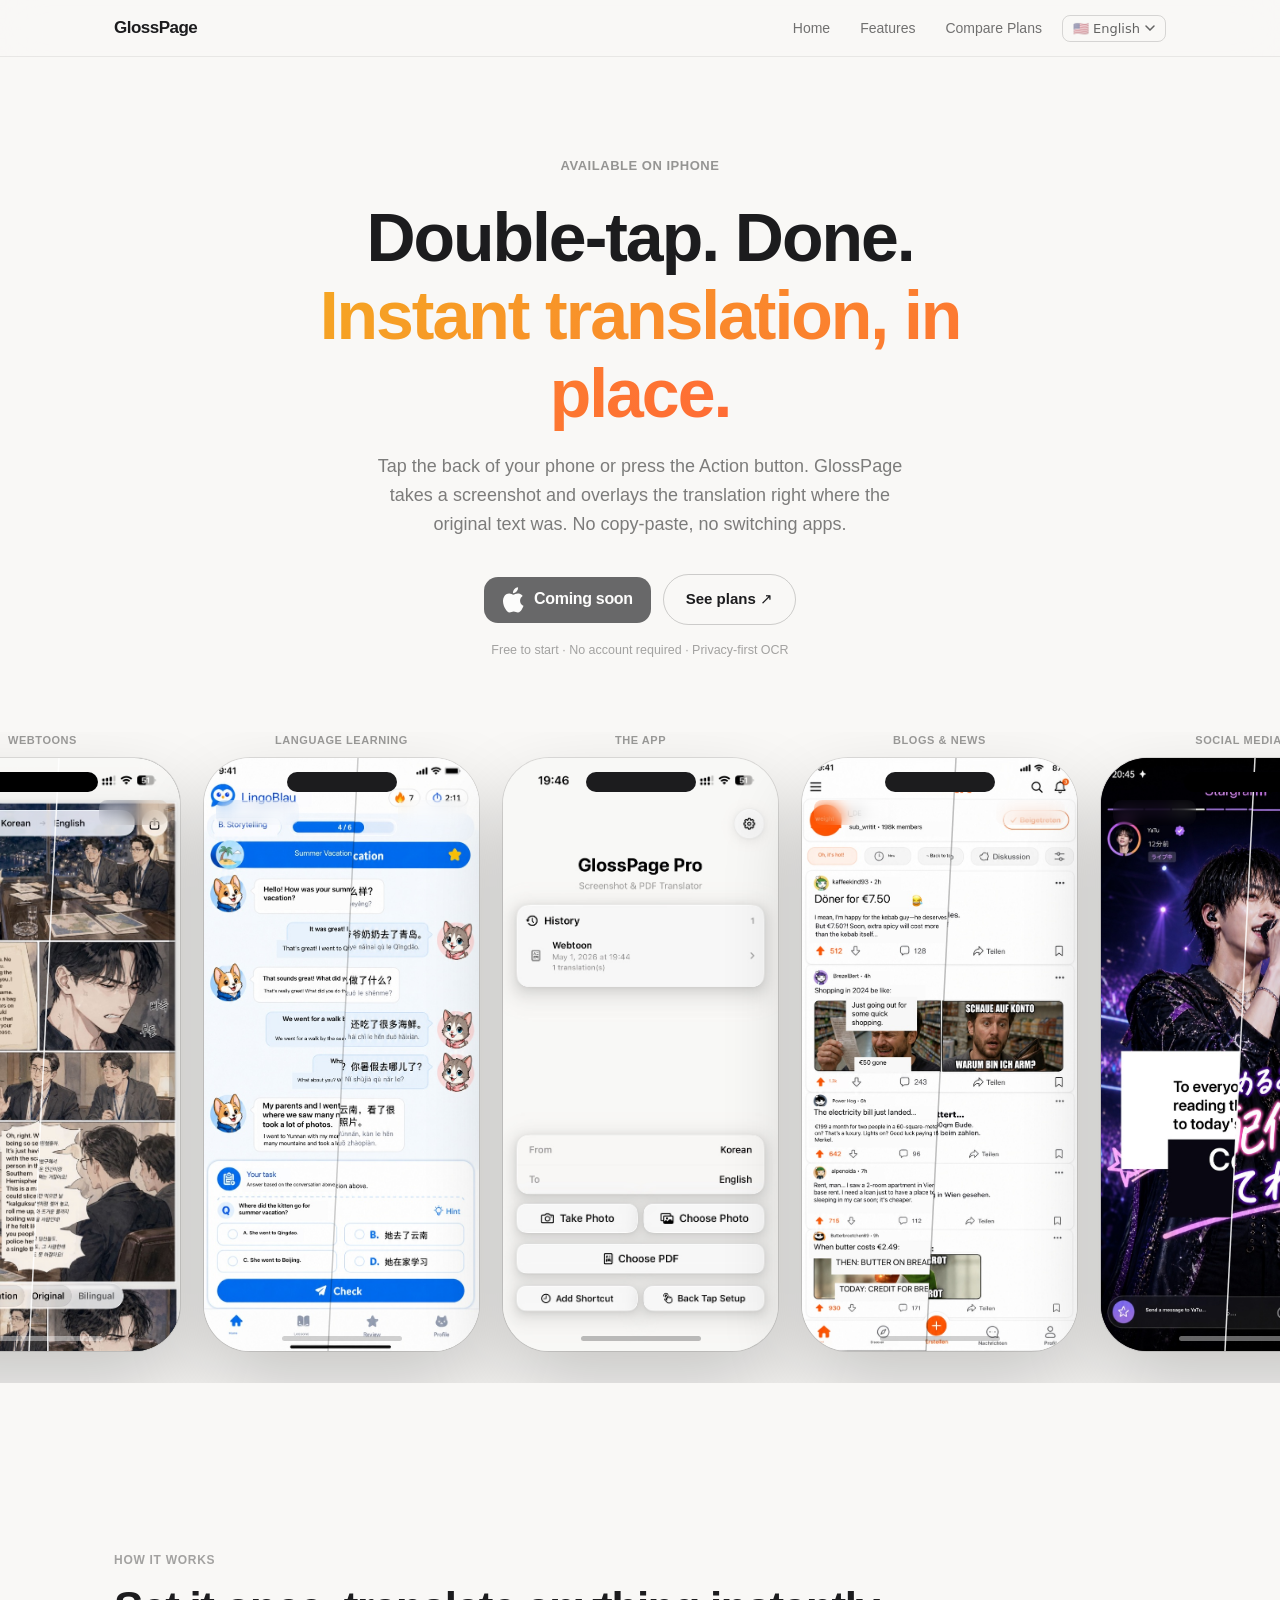
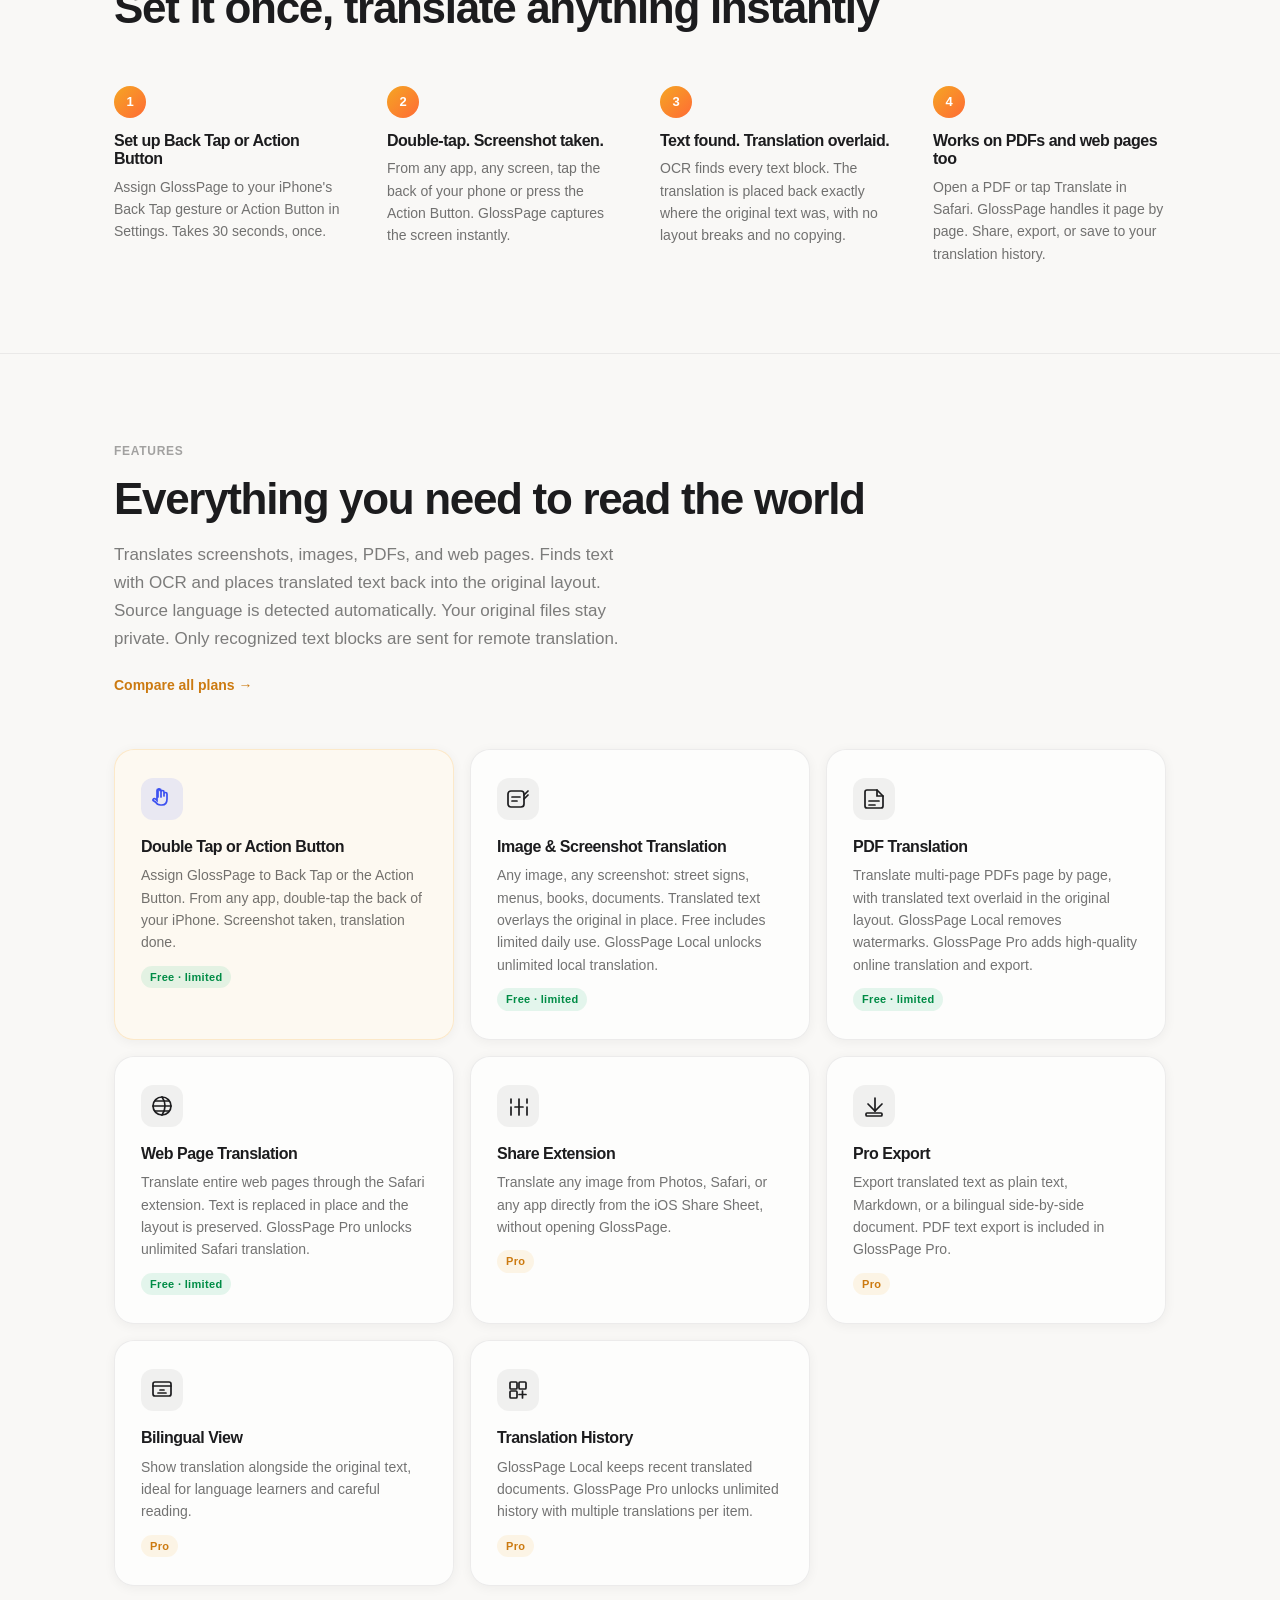
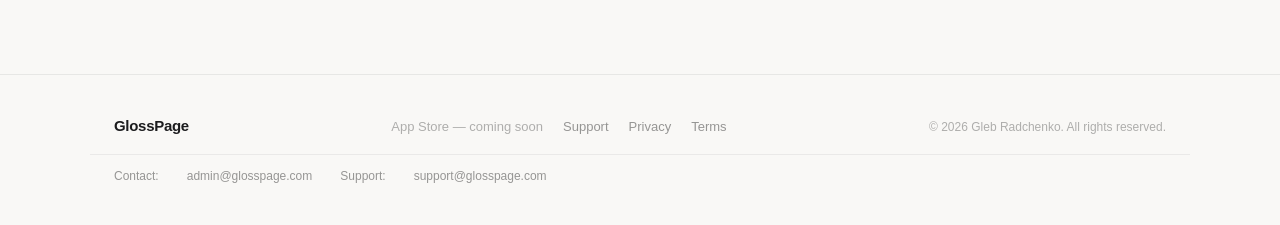
<file: index.html>
<!DOCTYPE html>

<html lang="en">

<head>
  <meta charset="utf-8" />
  <meta content="width=device-width, initial-scale=1.0" name="viewport" />
  <title>GlossPage — Translate Text in Any Image or PDF</title>
  <meta
    content="Point your iPhone at any text and get an instant translation overlaid on the image. Works with photos, PDFs, and web pages. Free to start."
    name="description" />
  <meta content="GlossPage — Translate Text in Any Image" property="og:title" />
  <meta content="Point your iPhone at any text and get an instant translation overlaid on the image."
    property="og:description" />
  <link href="img/glosspage-icon.png" rel="icon" type="image/png" />
  <link href="styles.css" rel="stylesheet" />
</head>

<body>
  <!-- ── Nav ── -->
  <nav>
    <div class="nav-inner">
      <a class="nav-logo" href="/">GlossPage</a>
      <div class="nav-actions">
        <a class="nav-link" href="index.html" id="nav-home">Home</a>
        <a class="nav-link" href="#features" id="nav-features">Features</a>
        <a class="nav-link" href="plans.html" id="nav-compare">Compare Plans</a>
        <a class="nav-link" href="#pricing" id="nav-pricing" style="display:none;">Pricing</a>
        <div class="lang-switcher">
          <button aria-label="Language" class="lang-btn" id="lang-switcher-btn">
            <span id="lang-current">🇺🇸 English</span>
            <svg fill="none" height="6" viewbox="0 0 10 6" width="10">
              <path d="M1 1l4 4 4-4" stroke="currentColor" stroke-linecap="round" stroke-width="1.5"></path>
            </svg>
          </button>
          <div class="lang-dropdown" id="lang-dropdown"></div>
        </div>
      </div>
    </div>
  </nav>
  <!-- ── Hero ── -->
  <section class="hero">
    <div class="container--narrow">
      <span class="hero-eyebrow" id="hero-eyebrow">Available on iPhone</span>
      <h1><span id="h1-line1">Double-tap. Done.</span><br /><em id="h1-em">Instant translation, in place.</em></h1>
      <p class="hero-sub" id="hero-sub">Tap the back of your phone or press the Action button. GlossPage takes a
        screenshot and overlays the translation right where the original text was. No copy-paste, no switching apps.</p>
      <div class="hero-ctas">
        <div aria-label="Coming soon to the App Store" class="appstore-badge" style="cursor:default; opacity:0.65;">
          <svg aria-hidden="true" fill="none" height="26" viewbox="0 0 22 26" width="22">
            <path
              d="M18.07 13.77c-.03-3.17 2.59-4.71 2.71-4.78-1.48-2.16-3.78-2.46-4.59-2.49-1.95-.2-3.82 1.16-4.81 1.16-.99 0-2.52-1.13-4.15-1.1-2.13.03-4.1 1.24-5.19 3.14-2.22 3.85-.57 9.54 1.59 12.67 1.06 1.53 2.32 3.25 3.97 3.19 1.6-.07 2.2-1.03 4.13-1.03 1.93 0 2.48 1.03 4.17 1 1.72-.03 2.81-1.55 3.86-3.09 1.22-1.77 1.72-3.48 1.75-3.57-.04-.02-3.4-1.3-3.44-5.1zM14.73 4.35c.88-1.07 1.47-2.54 1.31-4.02-1.27.05-2.8.85-3.71 1.9-.81.94-1.53 2.45-1.34 3.89 1.42.11 2.87-.72 3.74-1.77z"
              fill="white"></path>
          </svg>
          <div class="appstore-badge-text">
            <span class="appstore-badge-sub" id="appstore-sub"></span>
            <span class="appstore-badge-name" id="appstore-name">Coming soon</span>
          </div>
        </div>
        <a class="btn btn--outline" href="#pricing" id="btn-pro">See plans ↗</a>
      </div>
      <p class="hero-note" id="hero-note">Free to start · No account required · Privacy-first OCR</p>
    </div>
    <!-- Use cases — 5 phones in a row -->
    <div id="phone-carousel"
      style="margin-top:72px; overflow-x:auto; overflow-y:hidden; padding-bottom:32px; -webkit-overflow-scrolling:touch; scroll-snap-type:x mandatory;">
      <div
        style="display:flex; gap:24px; align-items:flex-end; justify-content:center; flex-wrap:nowrap; padding:0 24px; min-width:max-content;">
        <!-- 1. Webtoons — diagonal split -->
        <div
          style="display:flex; flex-direction:column; align-items:center; gap:10px; flex-shrink:0; scroll-snap-align:center;">
          <div class="case-label" id="carousel-label-1">Webtoons</div>
          <div class="phone-shell" style="background:#1c1c1e;">
            <div class="dyn-island" style="background:#000;"></div>
            <img alt="Translated webtoon" src="img/webtoon-translated.jpg"
              style="position:absolute; inset:0; width:100%; height:100%; object-fit:cover; object-position:top; display:block;" />
            <div
              style="position:absolute; inset:0; overflow:hidden; clip-path:polygon(56% 0%, 100% 0%, 100% 100%, 45% 100%);">
              <img alt="Original Korean webtoon" src="img/webtoon-original.jpg"
                style="position:absolute; inset:0; width:100%; height:100%; object-fit:cover; object-position:top; display:block;" />
            </div>
            <div style="position:absolute; inset:0; pointer-events:none; z-index:5;">
              <svg height="593" style="position:absolute;inset:0;" viewbox="0 0 275 593" width="275">
                <line stroke="rgba(255,255,255,0.85)" stroke-width="1.5" x1="154" x2="124" y1="0" y2="593"></line>
              </svg>
            </div>
            <div id="carousel-t1"
              style="position:absolute; top:42px; left:12px; z-index:10; background:rgba(220,100,20,0.9); backdrop-filter:blur(8px); border-radius:8px; padding:4px 12px; font-size:11px; font-weight:700; color:#fff; letter-spacing:0.04em; box-shadow:0 2px 12px rgba(0,0,0,0.25);">
              Translated</div>
            <div id="carousel-o1"
              style="position:absolute; top:42px; right:12px; z-index:10; background:rgba(255,200,50,0.85); backdrop-filter:blur(8px); border-radius:8px; padding:4px 12px; font-size:11px; font-weight:700; color:rgba(0,0,0,0.75); letter-spacing:0.04em; box-shadow:0 2px 12px rgba(0,0,0,0.25);">
              Original</div>
            <div class="home-bar" style="background:rgba(255,255,255,0.4);"></div>
          </div>
        </div>
        <!-- 2. Language learning — diagonal split -->
        <div
          style="display:flex; flex-direction:column; align-items:center; gap:10px; flex-shrink:0; scroll-snap-align:center;">
          <div class="case-label" id="carousel-label-2">Language learning</div>
          <div class="phone-shell" style="background:#fff;">
            <div class="dyn-island"></div>
            <img alt="LingoBlau translated" src="img/lingoblau-translated.jpg"
              style="position:absolute; inset:0; width:100%; height:100%; object-fit:cover; object-position:top; display:block;" />
            <div
              style="position:absolute; inset:0; overflow:hidden; clip-path:polygon(56% 0%, 100% 0%, 100% 100%, 45% 100%);">
              <img alt="LingoBlau original Chinese" src="img/lingoblau-original.jpg"
                style="position:absolute; inset:0; width:100%; height:100%; object-fit:cover; object-position:top; display:block;" />
            </div>
            <div style="position:absolute; inset:0; pointer-events:none; z-index:5;">
              <svg height="593" style="position:absolute;inset:0;" viewbox="0 0 275 593" width="275">
                <line stroke="rgba(0,0,0,0.2)" stroke-width="1.5" x1="154" x2="124" y1="0" y2="593"></line>
              </svg>
            </div>
            <div id="carousel-t2"
              style="position:absolute; top:42px; left:12px; z-index:10; background:rgba(220,100,20,0.9); backdrop-filter:blur(8px); border-radius:8px; padding:4px 12px; font-size:11px; font-weight:700; color:#fff; letter-spacing:0.04em; box-shadow:0 2px 12px rgba(0,0,0,0.25);">
              Translated</div>
            <div id="carousel-o2"
              style="position:absolute; top:42px; right:12px; z-index:10; background:rgba(255,200,50,0.85); backdrop-filter:blur(8px); border-radius:8px; padding:4px 12px; font-size:11px; font-weight:700; color:rgba(0,0,0,0.75); letter-spacing:0.04em; box-shadow:0 2px 12px rgba(0,0,0,0.25);">
              Original</div>
            <div class="home-bar" style="background:rgba(0,0,0,0.18);"></div>
          </div>
        </div>
        <!-- 3. The app — in the MIDDLE -->
        <div
          style="display:flex; flex-direction:column; align-items:center; gap:10px; flex-shrink:0; scroll-snap-align:center;">
          <div class="case-label" id="carousel-label-3">The app</div>
          <div class="phone-shell" style="background:#f2f1ee;">
            <div class="dyn-island"></div>
            <img alt="GlossPage main screen" src="img/screen-main.jpg"
              style="position:absolute; inset:0; width:100%; height:100%; object-fit:cover; object-position:top; display:block;" />
            <div class="home-bar" style="background:rgba(0,0,0,0.25);"></div>
          </div>
        </div>
        <!-- 4. Blogs & news — diagonal split -->
        <div
          style="display:flex; flex-direction:column; align-items:center; gap:10px; flex-shrink:0; scroll-snap-align:center;">
          <div class="case-label" id="carousel-label-4">Blogs &amp; news</div>
          <div class="phone-shell" style="background:#fff;">
            <div class="dyn-island"></div>
            <img alt="Writeit translated" src="img/writeit-translated.jpg"
              style="position:absolute; inset:0; width:100%; height:100%; object-fit:cover; object-position:top; display:block;" />
            <div
              style="position:absolute; inset:0; overflow:hidden; clip-path:polygon(56% 0%, 100% 0%, 100% 100%, 45% 100%);">
              <img alt="Writeit original German" src="img/writeit-original.jpg"
                style="position:absolute; inset:0; width:100%; height:100%; object-fit:cover; object-position:top; display:block;" />
            </div>
            <div style="position:absolute; inset:0; pointer-events:none; z-index:5;">
              <svg height="593" style="position:absolute;inset:0;" viewbox="0 0 275 593" width="275">
                <line stroke="rgba(0,0,0,0.25)" stroke-width="1.5" x1="154" x2="124" y1="0" y2="593"></line>
              </svg>
            </div>
            <div id="carousel-t3"
              style="position:absolute; top:42px; left:12px; z-index:10; background:rgba(220,100,20,0.9); backdrop-filter:blur(8px); border-radius:8px; padding:4px 12px; font-size:11px; font-weight:700; color:#fff; letter-spacing:0.04em; box-shadow:0 2px 12px rgba(0,0,0,0.25);">
              Translated</div>
            <div id="carousel-o3"
              style="position:absolute; top:42px; right:12px; z-index:10; background:rgba(255,200,50,0.85); backdrop-filter:blur(8px); border-radius:8px; padding:4px 12px; font-size:11px; font-weight:700; color:rgba(0,0,0,0.75); letter-spacing:0.04em; box-shadow:0 2px 12px rgba(0,0,0,0.25);">
              Original</div>
            <div class="home-bar" style="background:rgba(0,0,0,0.18);"></div>
          </div>
        </div>
        <!-- 5. Social media — diagonal split -->
        <div
          style="display:flex; flex-direction:column; align-items:center; gap:10px; flex-shrink:0; scroll-snap-align:center;">
          <div class="case-label" id="carousel-label-5">Social media</div>
          <div class="phone-shell" style="background:#0a0010;">
            <div class="dyn-island" style="background:#000;"></div>
            <img alt="Stargram translated" src="img/stargram-translated.jpg"
              style="position:absolute; inset:0; width:100%; height:100%; object-fit:cover; object-position:top; display:block;" />
            <div
              style="position:absolute; inset:0; overflow:hidden; clip-path:polygon(56% 0%, 100% 0%, 100% 100%, 45% 100%);">
              <img alt="Stargram original Japanese" src="img/stargram-original.jpg"
                style="position:absolute; inset:0; width:100%; height:100%; object-fit:cover; object-position:top; display:block;" />
            </div>
            <div style="position:absolute; inset:0; pointer-events:none; z-index:5;">
              <svg height="593" style="position:absolute;inset:0;" viewbox="0 0 275 593" width="275">
                <line stroke="rgba(255,255,255,0.85)" stroke-width="1.5" x1="154" x2="124" y1="0" y2="593"></line>
              </svg>
            </div>
            <div id="carousel-t4"
              style="position:absolute; top:42px; left:12px; z-index:10; background:rgba(220,100,20,0.9); backdrop-filter:blur(8px); border-radius:8px; padding:4px 12px; font-size:11px; font-weight:700; color:#fff; letter-spacing:0.04em; box-shadow:0 2px 12px rgba(0,0,0,0.25);">
              Translated</div>
            <div id="carousel-o4"
              style="position:absolute; top:42px; right:12px; z-index:10; background:rgba(255,200,50,0.85); backdrop-filter:blur(8px); border-radius:8px; padding:4px 12px; font-size:11px; font-weight:700; color:rgba(0,0,0,0.75); letter-spacing:0.04em; box-shadow:0 2px 12px rgba(0,0,0,0.25);">
              Original</div>
            <div class="home-bar" style="background:rgba(255,255,255,0.4);"></div>
          </div>
        </div>
      </div>
    </div>
  </section>
  <!-- ── How it works ── -->
  <section class="section" id="how">
    <div class="container">
      <div class="section-label" id="how-label">How it works</div>
      <h2 id="how-h2">Set it once, translate anything instantly</h2>
      <div class="how-steps">
        <div class="how-step">
          <h3 id="how1-h">Set up Back Tap or Action Button</h3>
          <p id="how1-p">Assign GlossPage to your iPhone's Back Tap gesture or Action Button in Settings. Takes 30
            seconds, once.</p>
        </div>
        <div class="how-step">
          <h3 id="how2-h">Double-tap. Screenshot taken.</h3>
          <p id="how2-p">From any app, any screen, tap the back of your phone or press the Action Button. GlossPage
            captures the screen instantly.</p>
        </div>
        <div class="how-step">
          <h3 id="how3-h">Text found. Translation overlaid.</h3>
          <p id="how3-p">OCR finds every text block. The translation is placed back exactly where the original text was,
            with no layout breaks and no copying.</p>
        </div>
        <div class="how-step">
          <h3 id="how4-h">Works on PDFs and web pages too</h3>
          <p id="how4-p">Open a PDF or tap Translate in Safari. GlossPage handles it page by page. Share, export, or
            save to your translation history.</p>
        </div>
      </div>
    </div>
  </section>
  <!-- ── Features ── -->
  <section class="section" id="features">
    <div class="container">
      <div class="section-label" id="feat-label">Features</div>
      <h2 id="feat-h2">Everything you need to read the world</h2>
      <p class="section-sub" id="feat-sub">Translates screenshots, images, PDFs, and web pages. Finds text with OCR and
        places translated text back into the original layout. Source language is detected automatically. Your original
        files stay private. Only recognized text blocks are sent for remote translation.</p>
      <a class="compare-plans-link" href="plans.html" id="feat-compare">Compare all plans →</a>
      <div class="feature-grid">
        <!-- 1. Double Tap / Action Button — FIRST -->
        <div class="feature-card" style="border-color:rgba(245,166,35,0.2); background:rgba(255,250,240,0.7);">
          <div class="feature-icon" style="background:rgba(60,80,240,0.1);">
            <svg fill="none" stroke="rgb(60,80,240)" stroke-linecap="round" stroke-width="1.7" viewbox="0 0 22 22">
              <path
                d="M7 9V2.5a1.5 1.5 0 013 0V9m0-5a1.5 1.5 0 013 0v4m0-2a1.5 1.5 0 013 0v5c0 3.8-1.8 6-5 6H9.5c-2 0-3.8-1-4.8-2.8L2 12.5A1.5 1.5 0 014.5 11L6 12.5V2.5a1.5 1.5 0 013 0">
              </path>
            </svg>
          </div>
          <h3 id="f6-h">Double Tap or Action Button</h3>
          <p id="f6-p">Assign GlossPage to Back Tap or the Action Button. From any app, double-tap the back of your
            iPhone. Screenshot taken, translation done.</p>
          <span class="feature-badge badge-free" id="badge-free-1">Free · limited</span>
        </div>
        <!-- 2. Image Translation -->
        <div class="feature-card">
          <div class="feature-icon">
            <svg fill="none" stroke="currentColor" stroke-linecap="round" stroke-width="1.7" viewbox="0 0 22 22">
              <rect height="16" rx="3" width="16" x="1" y="3"></rect>
              <path d="M17 7l4-4M17 11l4-4"></path>
              <path d="M5 9h8M5 13h5"></path>
            </svg>
          </div>
          <h3 id="f1-h">Image &amp; Screenshot Translation</h3>
          <p id="f1-p">Any image, any screenshot: street signs, menus, books, documents. Translated text overlays the
            original in place. Free includes limited daily use. GlossPage Local unlocks unlimited local translation.</p>
          <span class="feature-badge badge-free" id="badge-free-2">Free · limited</span>
        </div>
        <!-- 3. PDF Translation -->
        <div class="feature-card">
          <div class="feature-icon">
            <svg fill="none" stroke="currentColor" stroke-linecap="round" stroke-width="1.7" viewbox="0 0 22 22">
              <path d="M14 2H4a2 2 0 00-2 2v14a2 2 0 002 2h14a2 2 0 002-2V8l-6-6z"></path>
              <path d="M14 2v6h6"></path>
              <path d="M6 13h10M6 17h6"></path>
            </svg>
          </div>
          <h3 id="f2-h">PDF Translation</h3>
          <p id="f2-p">Translate multi-page PDFs page by page, with translated text overlaid in the original layout.
            GlossPage Local removes watermarks. GlossPage Pro adds high-quality online translation and export.</p>
          <span class="feature-badge badge-free" id="badge-free-3">Free · limited</span>
        </div>
        <!-- 4. Web Page Translation -->
        <div class="feature-card">
          <div class="feature-icon">
            <svg fill="none" stroke="currentColor" stroke-linecap="round" stroke-width="1.7" viewbox="0 0 22 22">
              <circle cx="11" cy="11" r="9"></circle>
              <path d="M11 2a15 15 0 010 18M2 11h18"></path>
              <path d="M4 6h14M4 16h14"></path>
            </svg>
          </div>
          <h3 id="f3-h">Web Page Translation</h3>
          <p id="f3-p">Translate entire web pages through the Safari extension. Text is replaced in place and the layout
            is preserved. GlossPage Pro unlocks unlimited Safari translation.</p>
          <span class="feature-badge badge-free" id="badge-free-4">Free · limited</span>
        </div>
        <!-- 5. Share Extension -->
        <div class="feature-card">
          <div class="feature-icon">
            <svg fill="none" stroke="currentColor" stroke-linecap="round" stroke-width="1.7" viewbox="0 0 22 22">
              <path d="M4 12v8M4 8V4M20 12v8M20 4v4M12 4v16M8 12h8"></path>
            </svg>
          </div>
          <h3 id="f5-h">Share Extension</h3>
          <p id="f5-p">Translate any image from Photos, Safari, or any app directly from the iOS Share Sheet, without
            opening GlossPage.</p>
          <span class="feature-badge badge-pro">Pro</span>
        </div>
        <!-- 6. Pro Export -->
        <div class="feature-card">
          <div class="feature-icon">
            <svg fill="none" stroke="currentColor" stroke-linecap="round" stroke-width="1.7" viewbox="0 0 22 22">
              <path d="M19 9l-7 7-7-7"></path>
              <path d="M12 3v13"></path>
              <rect height="3" rx="1" width="16" x="3" y="18"></rect>
            </svg>
          </div>
          <h3 id="f7-h">Pro Export</h3>
          <p id="f7-p">Export translated text as plain text, Markdown, or a bilingual side-by-side document. PDF text
            export is included in GlossPage Pro.</p>
          <span class="feature-badge badge-pro">Pro</span>
        </div>
        <!-- 7. Bilingual View -->
        <div class="feature-card">
          <div class="feature-icon">
            <svg fill="none" stroke="currentColor" stroke-linecap="round" stroke-width="1.7" viewbox="0 0 22 22">
              <rect height="14" rx="2" width="18" x="2" y="3"></rect>
              <path d="M2 7h18"></path>
              <path d="M9 11h4M7 14h8"></path>
            </svg>
          </div>
          <h3 id="f4-h">Bilingual View</h3>
          <p id="f4-p">Show translation alongside the original text, ideal for language learners and careful reading.
          </p>
          <span class="feature-badge badge-pro">Pro</span>
        </div>
        <!-- 8. Translation History -->
        <div class="feature-card">
          <div class="feature-icon">
            <svg fill="none" stroke="currentColor" stroke-linecap="round" stroke-width="1.7" viewbox="0 0 22 22">
              <rect height="7" rx="1" width="7" x="3" y="3"></rect>
              <rect height="7" rx="1" width="7" x="12" y="3"></rect>
              <rect height="7" rx="1" width="7" x="3" y="12"></rect>
              <path d="M12 15.5h7M15.5 12v7"></path>
            </svg>
          </div>
          <h3 id="f8-h">Translation History</h3>
          <p id="f8-p">GlossPage Local keeps recent translated documents. GlossPage Pro unlocks unlimited history with
            multiple translations per item.</p>
          <span class="feature-badge badge-pro">Pro</span>
        </div>
      </div>
    </div>
  </section>
  <!-- ── Pricing ── -->
  <section class="section" id="pricing" style="display:none;">
    <div class="container">
      <div class="section-label" id="price-label">Pricing</div>
      <h2 id="price-h2">Start free. Upgrade when translation becomes part of your day.</h2>
      <p class="section-sub" id="price-sub">Try GlossPage Pro for 7 days with a limited online translation quota. Then
        stay free, unlock unlimited local translation, or choose Pro for online translation and exports.</p>
      <div class="pricing-grid"
        style="grid-template-columns: repeat(4, minmax(0, 1fr)); align-items:stretch; gap:16px;">
        <!-- GlossPage Free -->
        <div class="pricing-card"
          style="background:rgba(255,255,255,0.85); border:0.5px solid rgba(0,0,0,0.08); padding:24px; border-radius:20px;">
          <div style="margin-bottom:6px;">
            <div id="free-tier"
              style="font-size:12px;font-weight:600;letter-spacing:0.04em;text-transform:uppercase;color:rgba(0,0,0,0.4);margin-bottom:4px;">
              GlossPage Free</div>
            <div style="font-size:11px;color:rgba(0,0,0,0.35);margin-bottom:4px;"><span id="free-tagline1">Try GlossPage
                risk-free</span></div>
            <div style="font-size:11px;color:rgba(0,0,0,0.35);"><span id="free-tagline2">No credit card required</span>
            </div>
          </div>
          <div style="display:flex;align-items:baseline;gap:3px;margin:10px 0 2px;">
            <span id="free-price" style="font-size:32px;font-weight:750;letter-spacing:-0.04em;color:#1c1c1e;">$0</span>
            <span id="free-per" style="font-size:13px;font-weight:500;opacity:0.5;color:#1c1c1e;">forever</span>
          </div>
          <div style="display:flex;flex-direction:column;gap:9px;margin-bottom:20px;">
            <div style="display:flex;align-items:center;gap:10px;">
              <div style="width:20px;flex-shrink:0;text-align:center;"><svg fill="none" height="11" viewbox="0 0 16 12"
                  width="14">
                  <path d="M1.5 6l4 4.5 9-9" stroke="rgba(0,150,80,0.8)" stroke-linecap="round" stroke-linejoin="round"
                    stroke-width="2"></path>
                </svg></div>
              <span style="font-size:13px;color:rgba(0,0,0,0.7);"><span id="free-f1">Unlimited local image
                  translation</span></span>
            </div>
            <div style="display:flex;align-items:center;gap:10px;">
              <div style="width:20px;flex-shrink:0;text-align:center;"><svg fill="none" height="11" viewbox="0 0 16 12"
                  width="14">
                  <path d="M1.5 6l4 4.5 9-9" stroke="rgba(0,150,80,0.8)" stroke-linecap="round" stroke-linejoin="round"
                    stroke-width="2"></path>
                </svg></div>
              <span style="font-size:13px;color:rgba(0,0,0,0.7);"><span id="free-f2">Local PDF translation: 10
                  pages/day</span></span>
            </div>
            <div style="display:flex;align-items:center;gap:10px;">
              <div style="width:20px;flex-shrink:0;text-align:center;"><svg fill="none" height="11" viewbox="0 0 16 12"
                  width="14">
                  <path d="M1.5 6l4 4.5 9-9" stroke="rgba(0,150,80,0.8)" stroke-linecap="round" stroke-linejoin="round"
                    stroke-width="2"></path>
                </svg></div>
              <span style="font-size:13px;color:rgba(0,0,0,0.7);"><span id="free-f3">Shortcuts / Back Tap:
                  15/day</span></span>
            </div>
            <div style="display:flex;align-items:center;gap:10px;">
              <div style="width:20px;flex-shrink:0;text-align:center;"><svg fill="none" height="11" viewbox="0 0 16 12"
                  width="14">
                  <path d="M1.5 6l4 4.5 9-9" stroke="rgba(0,150,80,0.8)" stroke-linecap="round" stroke-linejoin="round"
                    stroke-width="2"></path>
                </svg></div>
              <span style="font-size:13px;color:rgba(0,0,0,0.7);"><span id="free-history">Translation history: last 3
                  translations</span></span>
            </div>
          </div>
          <div style="margin-top:auto;padding-top:12px;">
            <div
              style="font-size:10px;font-weight:600;letter-spacing:0.05em;text-transform:uppercase;color:rgba(0,0,0,0.25);margin-bottom:8px;">
              <span id="free-ni-label">Not included</span></div>
            <div style="display:flex;flex-direction:column;gap:6px;">
              <div style="display:flex;align-items:center;gap:10px;">
                <div style="width:20px;flex-shrink:0;text-align:center;"><svg fill="none" height="12"
                    viewbox="0 0 12 12" width="12">
                    <path d="M2 2l8 8M10 2L2 10" stroke="rgba(0,0,0,0.2)" stroke-linecap="round" stroke-width="1.5">
                    </path>
                  </svg></div>
                <span style="font-size:12px;color:rgba(0,0,0,0.3);"><span id="free-ni-f1">Bilingual mode</span></span>
              </div>
              <div style="display:flex;align-items:center;gap:10px;">
                <div style="width:20px;flex-shrink:0;text-align:center;"><svg fill="none" height="12"
                    viewbox="0 0 12 12" width="12">
                    <path d="M2 2l8 8M10 2L2 10" stroke="rgba(0,0,0,0.2)" stroke-linecap="round" stroke-width="1.5">
                    </path>
                  </svg></div>
                <span style="font-size:12px;color:rgba(0,0,0,0.3);"><span id="free-ni-f2">Safari Webtoon Grabber
                    Extension</span></span>
              </div>
              <div style="display:flex;align-items:center;gap:10px;">
                <div style="width:20px;flex-shrink:0;text-align:center;"><svg fill="none" height="12"
                    viewbox="0 0 12 12" width="12">
                    <path d="M2 2l8 8M10 2L2 10" stroke="rgba(0,0,0,0.2)" stroke-linecap="round" stroke-width="1.5">
                    </path>
                  </svg></div>
                <span style="font-size:12px;color:rgba(0,0,0,0.3);"><span id="free-ni-f3">Online
                    translation</span></span>
              </div>
              <div style="display:flex;align-items:center;gap:10px;">
                <div style="width:20px;flex-shrink:0;text-align:center;"><svg fill="none" height="12"
                    viewbox="0 0 12 12" width="12">
                    <path d="M2 2l8 8M10 2L2 10" stroke="rgba(0,0,0,0.2)" stroke-linecap="round" stroke-width="1.5">
                    </path>
                  </svg></div>
                <span style="font-size:12px;color:rgba(0,0,0,0.3);"><span id="free-ni-f4">PDF text export</span></span>
              </div>
            </div>
            <button disabled=""
              style="width:100%;padding:11px 20px;border-radius:50px;font-size:14px;font-weight:590;cursor:not-allowed;opacity:0.85;background:rgba(0,0,0,0.05);border:1px solid rgba(0,0,0,0.08);color:rgba(0,0,0,0.35);font-family:inherit;margin-top:12px;"><span
                id="btn-download">Coming soon</span></button>
          </div>
        </div>
        <!-- GlossPage Local -->
        <div class="pricing-card"
          style="background:rgba(255,255,255,0.85); border:0.5px solid rgba(245,166,35,0.25); box-shadow:0 4px 22px rgba(245,166,35,0.06); padding:24px; border-radius:20px;">
          <div style="margin-bottom:6px;">
            <div id="local-tier"
              style="font-size:12px;font-weight:600;letter-spacing:0.04em;text-transform:uppercase;color:rgba(0,0,0,0.8);margin-bottom:4px;">
              GlossPage Local</div>
            <div style="font-size:11px;color:rgba(0,0,0,0.35);margin-bottom:4px;"><span id="local-tagline1">Private,
                on-device translation</span></div>
            <div style="font-size:11px;color:rgba(0,0,0,0.35);"><span id="local-tagline2">Best for offline use</span>
            </div>
          </div>
          <div style="display:flex;align-items:baseline;gap:3px;margin:10px 0 2px;">
            <span id="local-price"
              style="font-size:32px;font-weight:750;letter-spacing:-0.04em;color:#1c1c1e;">$14.99</span>
            <span id="local-per" style="font-size:13px;font-weight:500;opacity:0.5;color:#1c1c1e;">/yr</span>
          </div>
          <div id="local-period" style="font-size:11px;color:rgba(0,0,0,0.35);margin-bottom:20px;">or $1.99/month</div>
          <div style="display:flex;flex-direction:column;gap:9px;margin-bottom:20px;">
            <div style="display:flex;align-items:center;gap:10px;">
              <div style="width:20px;flex-shrink:0;text-align:center;"><svg fill="none" height="11" viewbox="0 0 16 12"
                  width="14">
                  <path d="M1.5 6l4 4.5 9-9" stroke="rgba(0,140,60,0.8)" stroke-linecap="round" stroke-linejoin="round"
                    stroke-width="2"></path>
                </svg></div>
              <span style="font-size:13px;color:rgba(0,0,0,0.7);"><span id="local-f1">Unlimited local Image and PDF
                  Translation</span></span>
            </div>
            <div style="display:flex;align-items:center;gap:10px;">
              <div style="width:20px;flex-shrink:0;text-align:center;"><svg fill="none" height="11" viewbox="0 0 16 12"
                  width="14">
                  <path d="M1.5 6l4 4.5 9-9" stroke="rgba(0,140,60,0.8)" stroke-linecap="round" stroke-linejoin="round"
                    stroke-width="2"></path>
                </svg></div>
              <span style="font-size:13px;color:rgba(0,0,0,0.7);"><span id="local-f2">Bilingual mode</span></span>
            </div>
            <div style="display:flex;align-items:center;gap:10px;">
              <div style="width:20px;flex-shrink:0;text-align:center;"><svg fill="none" height="11" viewbox="0 0 16 12"
                  width="14">
                  <path d="M1.5 6l4 4.5 9-9" stroke="rgba(0,140,60,0.8)" stroke-linecap="round" stroke-linejoin="round"
                    stroke-width="2"></path>
                </svg></div>
              <span style="font-size:13px;color:rgba(0,0,0,0.7);"><span id="local-f3">Unlimited translation
                  history</span></span>
            </div>
            <div style="display:flex;align-items:center;gap:10px;">
              <div style="width:20px;flex-shrink:0;text-align:center;"><svg fill="none" height="11" viewbox="0 0 16 12"
                  width="14">
                  <path d="M1.5 6l4 4.5 9-9" stroke="rgba(0,140,60,0.8)" stroke-linecap="round" stroke-linejoin="round"
                    stroke-width="2"></path>
                </svg></div>
              <span style="font-size:13px;color:rgba(0,0,0,0.7);"><span id="local-f4">Shortcuts / Back Tap</span></span>
            </div>
            <div style="display:flex;align-items:center;gap:10px;">
              <div style="width:20px;flex-shrink:0;text-align:center;"><svg fill="none" height="11" viewbox="0 0 16 12"
                  width="14">
                  <path d="M1.5 6l4 4.5 9-9" stroke="rgba(0,140,60,0.8)" stroke-linecap="round" stroke-linejoin="round"
                    stroke-width="2"></path>
                </svg></div>
              <span style="font-size:13px;color:rgba(0,0,0,0.7);"><span id="local-f5">Safari Webtoon Grabber
                  Extension</span></span>
            </div>
          </div>
          <div style="margin-top:auto;padding-top:12px;">
            <div
              style="font-size:10px;font-weight:600;letter-spacing:0.05em;text-transform:uppercase;color:rgba(0,0,0,0.25);margin-bottom:8px;">
              <span id="local-ni-label">Not included</span></div>
            <div style="display:flex;flex-direction:column;gap:6px;">
              <div style="display:flex;align-items:center;gap:10px;">
                <div style="width:20px;flex-shrink:0;text-align:center;"><svg fill="none" height="12"
                    viewbox="0 0 12 12" width="12">
                    <path d="M2 2l8 8M10 2L2 10" stroke="rgba(0,0,0,0.2)" stroke-linecap="round" stroke-width="1.5">
                    </path>
                  </svg></div>
                <span style="font-size:12px;color:rgba(0,0,0,0.3);"><span id="local-ni-f1">Online
                    translation</span></span>
              </div>
              <div style="display:flex;align-items:center;gap:10px;">
                <div style="width:20px;flex-shrink:0;text-align:center;"><svg fill="none" height="12"
                    viewbox="0 0 12 12" width="12">
                    <path d="M2 2l8 8M10 2L2 10" stroke="rgba(0,0,0,0.2)" stroke-linecap="round" stroke-width="1.5">
                    </path>
                  </svg></div>
                <span style="font-size:12px;color:rgba(0,0,0,0.3);"><span id="local-ni-f2">PDF text export</span></span>
              </div>
            </div>
            <button disabled=""
              style="width:100%;padding:11px 20px;border-radius:50px;font-size:14px;font-weight:590;cursor:not-allowed;opacity:0.85;background:rgba(245,166,35,0.07);border:1px solid rgba(245,166,35,0.15);color:rgba(180,100,0,0.6);font-family:inherit;margin-top:12px;"><span
                id="btn-getlocal">Coming soon</span></button>
          </div>
        </div>
        <!-- GlossPage Pro -->
        <div class="pricing-card"
          style="background:rgba(255,255,255,0.95); border:2.5px solid rgba(255,140,0,0.8); box-shadow:0 8px 40px rgba(255,107,53,0.22); padding:24px; border-radius:22px; transform:scale(1.02);">
          <div style="display:flex;align-items:center;gap:10px;margin-bottom:6px;">
            <div id="pro-tier"
              style="font-size:12px;font-weight:600;letter-spacing:0.04em;text-transform:uppercase;color:rgba(0,0,0,0.8);">
              GlossPage Pro</div>
            <span id="pro-badge"
              style="font-size:10px;font-weight:800;background:rgba(255,140,0,0.92);color:#fff;padding:2px 8px;border-radius:50px;letter-spacing:0.05em;box-shadow:0 2px 8px rgba(255,140,0,0.35);">BEST
              FOR MOST</span>
          </div>
          <div style="font-size:11px;color:rgba(0,0,0,0.4);margin-bottom:4px;"><span id="pro-tagline">Best for regular
              translation work</span></div>
          <div style="display:flex;align-items:baseline;gap:3px;margin:10px 0 2px;">
            <span id="pro-price"
              style="font-size:32px;font-weight:750;letter-spacing:-0.04em;color:#1c1c1e;">$29.99</span>
            <span id="pro-per" style="font-size:13px;font-weight:500;opacity:0.5;color:#1c1c1e;">/yr</span>
          </div>
          <div id="pro-period" style="font-size:11px;color:rgba(0,0,0,0.4);margin-bottom:20px;">or $4.99/month</div>
          <div style="display:flex;flex-direction:column;gap:9px;margin-bottom:20px;">
            <div style="display:flex;align-items:center;gap:10px;">
              <div style="width:20px;flex-shrink:0;text-align:center;"><svg fill="none" height="11" viewbox="0 0 16 12"
                  width="14">
                  <path d="M1.5 6l4 4.5 9-9" stroke="rgba(200,100,0,0.75)" stroke-linecap="round"
                    stroke-linejoin="round" stroke-width="2"></path>
                </svg></div>
              <span style="font-size:13px;color:rgba(0,0,0,0.75);"><span id="pro-f1">Everything in Local</span></span>
            </div>
            <div style="display:flex;align-items:center;gap:10px;">
              <div style="width:20px;flex-shrink:0;text-align:center;"><svg fill="none" height="11" viewbox="0 0 16 12"
                  width="14">
                  <path d="M1.5 6l4 4.5 9-9" stroke="rgba(200,100,0,0.75)" stroke-linecap="round"
                    stroke-linejoin="round" stroke-width="2"></path>
                </svg></div>
              <span style="font-size:13px;color:rgba(0,0,0,0.75);"><span id="pro-f2">Online translation: 1×
                  quota</span></span>
            </div>
            <div style="display:flex;align-items:center;gap:10px;">
              <div style="width:20px;flex-shrink:0;text-align:center;"><svg fill="none" height="11" viewbox="0 0 16 12"
                  width="14">
                  <path d="M1.5 6l4 4.5 9-9" stroke="rgba(200,100,0,0.75)" stroke-linecap="round"
                    stroke-linejoin="round" stroke-width="2"></path>
                </svg></div>
              <span style="font-size:13px;color:rgba(0,0,0,0.75);"><span id="pro-f3">PDF translation plain-text and MD
                  export</span></span>
            </div>
          </div>
          <div style="margin-top:auto;padding-top:12px;">
            <div style="font-size:11px;color:rgba(0,0,0,0.4);margin-bottom:10px;"><span id="price-note">7-day free trial
                · Cancel anytime</span></div>
            <button disabled=""
              style="width:100%;padding:11px 20px;border-radius:50px;font-size:14px;font-weight:590;cursor:not-allowed;opacity:0.85;background:rgba(245,166,35,0.07);border:1px solid rgba(245,166,35,0.15);color:rgba(180,100,0,0.6);font-family:inherit;"><span
                id="btn-getpro">Coming soon</span></button>
          </div>
        </div>
        <!-- GlossPage Pro Plus -->
        <div class="pricing-card"
          style="background:rgba(10,8,5,0.92); border:1px solid rgba(255,160,80,0.18); box-shadow:0 4px 24px rgba(0,0,0,0.15); padding:24px; border-radius:20px; opacity:0.88;">
          <div style="display:flex;align-items:center;gap:10px;margin-bottom:6px;">
            <div id="plus-tier"
              style="font-size:12px;font-weight:600;letter-spacing:0.04em;text-transform:uppercase;color:rgba(255,255,255,0.4);">
              GlossPage Pro Plus</div>
            <span id="plus-badge"
              style="font-size:9px;font-weight:600;background:rgba(255,160,80,0.18);color:rgba(255,200,120,0.85);padding:2px 7px;border-radius:50px;letter-spacing:0.04em;">HEAVY
              USE</span>
          </div>
          <div style="font-size:11px;color:rgba(255,255,255,0.82);margin-bottom:4px;"><span id="plus-tagline">For heavy
              document workflows</span></div>
          <div style="display:flex;align-items:baseline;gap:3px;margin:10px 0 2px;">
            <span id="plus-price"
              style="font-size:32px;font-weight:750;letter-spacing:-0.04em;color:rgba(255,255,255,0.85);">$59.99</span>
            <span id="plus-per"
              style="font-size:13px;font-weight:500;opacity:0.5;color:rgba(255,255,255,0.6);">/yr</span>
          </div>
          <div id="plus-period" style="font-size:11px;color:rgba(255,255,255,0.82);margin-bottom:20px;">or $8.99/month
          </div>
          <div style="display:flex;flex-direction:column;gap:9px;margin-bottom:20px;">
            <div style="display:flex;align-items:center;gap:10px;">
              <div style="width:20px;flex-shrink:0;text-align:center;"><svg fill="none" height="11" viewbox="0 0 16 12"
                  width="14">
                  <path d="M1.5 6l4 4.5 9-9" stroke="rgba(255,200,120,0.75)" stroke-linecap="round"
                    stroke-linejoin="round" stroke-width="2"></path>
                </svg></div>
              <span style="font-size:13px;line-height:1.5;color:rgba(255,255,255,0.88);"><span id="plus-f1">Everything
                  in Pro</span></span>
            </div>
            <div style="display:flex;align-items:center;gap:10px;">
              <div style="width:20px;flex-shrink:0;text-align:center;"><svg fill="none" height="11" viewbox="0 0 16 12"
                  width="14">
                  <path d="M1.5 6l4 4.5 9-9" stroke="rgba(255,200,120,0.75)" stroke-linecap="round"
                    stroke-linejoin="round" stroke-width="2"></path>
                </svg></div>
              <span style="font-size:13px;line-height:1.5;color:rgba(255,255,255,0.88);"><span id="plus-f2">3× online
                  translation quota</span></span>
            </div>
            <div style="display:flex;align-items:center;gap:10px;">
              <div style="width:20px;flex-shrink:0;text-align:center;"><svg fill="none" height="11" viewbox="0 0 16 12"
                  width="14">
                  <path d="M1.5 6l4 4.5 9-9" stroke="rgba(255,200,120,0.75)" stroke-linecap="round"
                    stroke-linejoin="round" stroke-width="2"></path>
                </svg></div>
              <span style="font-size:13px;line-height:1.5;color:rgba(255,255,255,0.88);"><span id="plus-f3">High
                  Definition online translation</span></span>
            </div>
            <div style="display:flex;align-items:center;gap:10px;">
              <div style="width:20px;flex-shrink:0;text-align:center;"><svg fill="none" height="11" viewbox="0 0 16 12"
                  width="14">
                  <path d="M1.5 6l4 4.5 9-9" stroke="rgba(255,200,120,0.75)" stroke-linecap="round"
                    stroke-linejoin="round" stroke-width="2"></path>
                </svg></div>
              <span style="font-size:13px;line-height:1.5;color:rgba(255,255,255,0.88);"><span id="plus-f4">SD / HD mode
                  switching</span></span>
            </div>
          </div>
          <div style="margin-top:auto;padding-top:12px;">
            <div style="font-size:11px;color:rgba(255,255,255,0.75);margin-bottom:10px;"><span id="plus-note">For
                frequent online translation and nuanced content that benefits from HD.</span></div>
            <button disabled=""
              style="width:100%;padding:11px 20px;border-radius:50px;font-size:14px;font-weight:590;cursor:not-allowed;opacity:0.85;background:rgba(255,160,80,0.06);border:1px solid rgba(255,160,80,0.12);color:rgba(255,200,120,0.6);font-family:inherit;"><span
                id="btn-getplus">Coming soon</span></button>
          </div>
        </div>
      </div>
    </div>
  </section>
  <!-- ── Footer ── -->
  <footer>
    <div class="footer-inner">
      <div class="footer-brand">GlossPage</div>
      <div class="footer-links">
        <span style="font-size:13px;color:rgba(0,0,0,0.3);">App Store — coming soon</span>
        <a href="mailto:support@glosspage.com" id="footer-support">Support</a>
        <a href="privacy.html" id="footer-privacy">Privacy</a>
        <a href="terms.html" id="footer-terms">Terms</a>
      </div>
      <div class="footer-copy"><span id="footer-copy">© 2026 Gleb Radchenko. All rights reserved.</span></div>
    </div>
    <div class="footer-contacts">
      <span id="footer-contact-label">Contact:</span> <a href="mailto:admin@glosspage.com">admin@glosspage.com</a>
      <span id="footer-support-label">Support:</span> <a href="mailto:support@glosspage.com">support@glosspage.com</a>
    </div>
  </footer>
  <script>
    const TRANSLATIONS = {
      "en": {
        "nav_home": "Home",
        "nav_features": "Features",
        "nav_compare": "Compare Plans",
        "nav_pricing": "Pricing",
        "nav_pro": "Start Pro trial",
        "eyebrow": "Available on iPhone",
        "h1_1": "Double-tap. Done.",
        "h1_em": "Instant translation, in place.",
        "hero_sub": "Tap the back of your phone or press the Action button. GlossPage takes a screenshot and overlays the translation right where the original text was. No copy-paste, no switching apps.",
        "btn_appstore": "Coming soon",
        "btn_pro": "See plans ↗",
        "hero_note": "Free to start · No account required · Privacy-first OCR",
        "how_label": "How it works",
        "how_h2": "Set it once, translate anything instantly",
        "how1_h": "Set up Back Tap or Action Button",
        "how1_p": "Assign GlossPage to your iPhone's Back Tap gesture or Action Button in Settings. Takes 30 seconds, once.",
        "how2_h": "Double-tap. Screenshot taken.",
        "how2_p": "From any app, any screen, tap the back of your phone or press the Action Button. GlossPage captures the screen instantly.",
        "how3_h": "Text found. Translation overlaid.",
        "how3_p": "OCR finds every text block. The translation is placed back exactly where the original text was, with no layout breaks and no copying.",
        "how4_h": "Works on PDFs and web pages too",
        "how4_p": "Open a PDF or tap Translate in Safari. GlossPage handles it page by page. Share, export, or save to your translation history.",
        "feat_label": "Features",
        "feat_h2": "Everything you need to read the world",
        "feat_sub": "Translates screenshots, images, PDFs, and web pages. Finds text with OCR and places translated text back into the original layout. Source language is detected automatically. Your original files stay private. Only recognized text blocks are sent for remote translation.",
        "feat_compare": "Compare all plans →",
        "f1_h": "Image & Screenshot Translation",
        "f1_p": "Any image, any screenshot: street signs, menus, books, documents. Translated text overlays the original in place. Free includes limited daily use. GlossPage Local unlocks unlimited local translation.",
        "f2_h": "PDF Translation",
        "f2_p": "Translate multi-page PDFs page by page, with translated text overlaid in the original layout. GlossPage Local removes watermarks. GlossPage Pro adds high-quality online translation and export.",
        "f3_h": "Web Page Translation",
        "f3_p": "Translate entire web pages through the Safari extension. Text is replaced in place and the layout is preserved. GlossPage Pro unlocks unlimited Safari translation.",
        "f4_h": "Bilingual View",
        "f4_p": "Show translation alongside the original text, ideal for language learners and careful reading.",
        "f5_h": "Share Extension",
        "f5_p": "Translate any image from Photos, Safari, or any app directly from the iOS Share Sheet, without opening GlossPage.",
        "f6_h": "Double Tap or Action Button",
        "f6_p": "Assign GlossPage to Back Tap or the Action Button. From any app, double-tap the back of your iPhone. Screenshot taken, translation done.",
        "f7_h": "Pro Export",
        "f7_p": "Export translated text as plain text, Markdown, or a bilingual side-by-side document. PDF text export is included in GlossPage Pro.",
        "f8_h": "Translation History",
        "f8_p": "GlossPage Local keeps recent translated documents. GlossPage Pro unlocks unlimited history with multiple translations per item.",
        "price_label": "Pricing",
        "price_h2": "Start free. Upgrade when translation becomes part of your day.",
        "price_sub": "Try GlossPage Pro for 7 days with a limited online translation quota. Then stay free, unlock unlimited local translation, or choose Pro for online translation and exports.",
        "free_tier": "GlossPage Free",
        "free_price": "$0",
        "free_per": "forever",
        "free_tagline1": "Try GlossPage risk-free",
        "free_tagline2": "No credit card required",
        "free_f1": "Unlimited local image translation",
        "free_f2": "Local PDF translation: 10 pages/day",
        "free_f3": "Shortcuts / Back Tap: 15/day",
        "free_history": "Translation history: last 3 translations",
        "free_ni_f1": "Bilingual mode",
        "free_ni_f2": "Safari Webtoon Grabber Extension",
        "free_ni_f3": "Online translation",
        "free_ni_f4": "PDF text export",
        "free_ni_label": "Not included",
        "btn_download": "Coming soon",
        "local_tier": "GlossPage Local",
        "local_price": "$14.99",
        "local_per": "/yr",
        "local_period": "or $1.99/month",
        "local_tagline1": "Private, on-device translation",
        "local_tagline2": "Best for offline use",
        "local_f1": "Unlimited local Image and PDF Translation",
        "local_f2": "Bilingual mode",
        "local_f3": "Unlimited translation history",
        "local_f4": "Shortcuts / Back Tap",
        "local_f5": "Safari Webtoon Grabber Extension",
        "local_ni_label": "Not included",
        "local_ni_f1": "Online translation",
        "local_ni_f2": "PDF text export",
        "btn_getlocal": "Coming soon",
        "pro_tier": "GlossPage Pro",
        "pro_badge": "BEST FOR MOST",
        "pro_price": "$29.99",
        "pro_per": "/yr",
        "pro_period": "or $4.99/month",
        "pro_tagline": "Best for regular translation work",
        "pro_f1": "Everything in Local",
        "pro_f2": "Online translation: 1× quota",
        "pro_f3": "PDF translation plain-text and MD export",
        "price_note": "7-day free trial · Cancel anytime",
        "btn_getpro": "Coming soon",
        "plus_tier": "GlossPage Pro Plus",
        "plus_badge": "HEAVY USE",
        "plus_price": "$59.99",
        "plus_per": "/yr",
        "plus_period": "or $8.99/month",
        "plus_tagline": "For heavy document workflows",
        "plus_f1": "Everything in Pro",
        "plus_f2": "3× online translation quota",
        "plus_f3": "High Definition online translation",
        "plus_f4": "SD / HD mode switching",
        "plus_note": "For frequent online translation and nuanced content that benefits from HD.",
        "btn_getplus": "Coming soon",
        "footer_support": "Support",
        "footer_privacy": "Privacy",
        "footer_terms": "Terms",
        "footer_copy": "© 2026 Gleb Radchenko. All rights reserved.",
        "footer_contact_label": "Contact:",
        "footer_support_label": "Support:",
        "badge_free_1": "Free · limited",
        "badge_free_2": "Free · limited",
        "badge_free_3": "Free · limited",
        "badge_free_4": "Free · limited",
        "carousel_t1": "Translated",
        "carousel_o1": "Original",
        "carousel_t2": "Translated",
        "carousel_o2": "Original",
        "carousel_t3": "Translated",
        "carousel_o3": "Original",
        "carousel_t4": "Translated",
        "carousel_o4": "Original",
        "carousel_label_1": "Webtoons",
        "carousel_label_2": "Language learning",
        "carousel_label_3": "The app",
        "carousel_label_4": "Blogs & news",
        "carousel_label_5": "Social media"
      },
      "de": {
        "nav_home": "Startseite",
        "nav_features": "Funktionen",
        "nav_compare": "Tarife vergleichen",
        "nav_pricing": "Preise",
        "nav_pro": "Pro testen",
        "eyebrow": "Verfügbar auf iPhone",
        "h1_1": "Doppeltippen. Fertig.",
        "h1_em": "Sofortige Übersetzung direkt im Bild.",
        "hero_sub": "Tippe auf die Rückseite deines iPhones oder drücke die Action-Taste. GlossPage macht einen Screenshot und legt die Übersetzung genau dort über den ursprünglichen Text. Kein Kopieren, kein App-Wechsel.",
        "btn_appstore": "Demnächst",
        "btn_pro": "Tarife ansehen ↗",
        "hero_note": "Kostenlos starten · Kein Konto erforderlich · Datenschutzfreundliche OCR",
        "how_label": "So funktioniert es",
        "how_h2": "Einmal einrichten, alles sofort übersetzen",
        "how1_h": "Rücktipp oder Action-Taste einrichten",
        "how1_p": "Weise GlossPage in den Einstellungen der Rücktipp-Geste oder der Action-Taste deines iPhones zu. Das dauert einmalig etwa 30 Sekunden.",
        "how2_h": "Doppeltippen. Screenshot erstellt.",
        "how2_p": "Tippe in jeder App und auf jedem Bildschirm auf die Rückseite deines iPhones oder drücke die Action-Taste. GlossPage erfasst den Bildschirm sofort.",
        "how3_h": "Text gefunden. Übersetzung eingeblendet.",
        "how3_p": "OCR findet jeden Textblock. Die Übersetzung wird genau an der ursprünglichen Stelle platziert, ohne Layout-Brüche und ohne Kopieren.",
        "how4_h": "Funktioniert auch mit PDFs und Webseiten",
        "how4_p": "Öffne eine PDF-Datei oder tippe in Safari auf Übersetzen. GlossPage verarbeitet sie Seite für Seite. Teile, exportiere oder speichere sie im Übersetzungsverlauf.",
        "feat_label": "Funktionen",
        "feat_h2": "Alles, was du brauchst, um die Welt zu lesen",
        "feat_sub": "Übersetzt Screenshots, Bilder, PDFs und Webseiten. OCR erkennt Text und setzt die Übersetzung wieder ins ursprüngliche Layout. Die Ausgangssprache wird automatisch erkannt. Deine Originaldateien bleiben privat. Nur erkannte Textblöcke werden für Remote-Übersetzung gesendet.",
        "feat_compare": "Alle Tarife vergleichen →",
        "f1_h": "Bild- und Screenshot-Übersetzung",
        "f1_p": "Jedes Bild, jeder Screenshot: Schilder, Speisekarten, Bücher, Dokumente. Übersetzter Text wird direkt über dem Original angezeigt. Kostenlos mit begrenzter täglicher Nutzung. GlossPage Local schaltet unbegrenzte lokale Übersetzung frei.",
        "f2_h": "PDF-Übersetzung",
        "f2_p": "Übersetze mehrseitige PDFs Seite für Seite, mit Übersetzung im ursprünglichen Layout. GlossPage Local entfernt Wasserzeichen. GlossPage Pro bietet hochwertige Online-Übersetzung und Export.",
        "f3_h": "Webseiten-Übersetzung",
        "f3_p": "Übersetze ganze Webseiten über die Safari-Erweiterung. Text wird direkt ersetzt und das Layout bleibt erhalten. GlossPage Pro schaltet unbegrenzte Safari-Übersetzung frei.",
        "f4_h": "Zweisprachige Ansicht",
        "f4_p": "Zeigt die Übersetzung neben dem Originaltext, ideal zum Sprachenlernen und für genaues Lesen.",
        "f5_h": "Teilen-Erweiterung",
        "f5_p": "Übersetze Bilder aus Fotos, Safari oder jeder anderen App direkt über das iOS-Teilen-Menü, ohne GlossPage zu öffnen.",
        "f6_h": "Doppeltipp oder Action-Taste",
        "f6_p": "Weise GlossPage dem Rücktipp oder der Action-Taste zu. Doppeltippe in jeder App auf die Rückseite deines iPhones. Screenshot erstellt, Übersetzung fertig.",
        "f7_h": "Pro-Export",
        "f7_p": "Exportiere übersetzten Text als Klartext, Markdown oder zweisprachiges Dokument. PDF-Textexport ist in GlossPage Pro enthalten.",
        "f8_h": "Übersetzungsverlauf",
        "f8_p": "GlossPage Local behält die letzten übersetzten Dokumente. GlossPage Pro schaltet unbegrenzten Verlauf mit mehreren Übersetzungen pro Element frei.",
        "price_label": "Preise",
        "price_h2": "Kostenlos starten. Upgrade, wenn Übersetzen Teil deines Alltags wird.",
        "price_sub": "Teste GlossPage Pro 7 Tage lang mit begrenztem Online-Übersetzungskontingent. Danach bleibst du kostenlos, schaltest unbegrenzte lokale Übersetzung frei oder wählst Pro für Online-Übersetzung und Exporte.",
        "free_tier": "GlossPage Free",
        "free_price": "$0",
        "free_per": "dauerhaft",
        "free_tagline1": "GlossPage risikofrei testen",
        "free_tagline2": "Keine Kreditkarte nötig",
        "free_f1": "Unbegrenzte lokale Bildübersetzung",
        "free_f2": "Lokale PDF-Übersetzung: 10 Seiten/Tag",
        "free_f3": "Kurzbefehle / Rücktipp: 15/Tag",
        "free_history": "Übersetzungsverlauf: letzte 3 Übersetzungen",
        "free_ni_f1": "Zweisprachiger Modus",
        "free_ni_f2": "Safari Webtoon Grabber-Erweiterung",
        "free_ni_f3": "Online-Übersetzung",
        "free_ni_f4": "PDF-Textexport",
        "free_ni_label": "Nicht enthalten",
        "btn_download": "Demnächst",
        "local_tier": "GlossPage Local",
        "local_price": "$14.99",
        "local_per": "/Jahr",
        "local_period": "oder $1.99/Monat",
        "local_tagline1": "Private Übersetzung auf dem Gerät",
        "local_tagline2": "Am besten für Offline-Nutzung",
        "local_f1": "Unbegrenzte lokale Bild- und PDF-Übersetzung",
        "local_f2": "Zweisprachiger Modus",
        "local_f3": "Unbegrenzter Übersetzungsverlauf",
        "local_f4": "Kurzbefehle / Rücktipp",
        "local_f5": "Safari Webtoon Grabber-Erweiterung",
        "local_ni_label": "Nicht enthalten",
        "local_ni_f1": "Online-Übersetzung",
        "local_ni_f2": "PDF-Textexport",
        "btn_getlocal": "Demnächst",
        "pro_tier": "GlossPage Pro",
        "pro_badge": "FÜR DIE MEISTEN",
        "pro_price": "$29.99",
        "pro_per": "/Jahr",
        "pro_period": "oder $4.99/Monat",
        "pro_tagline": "Für regelmäßige Übersetzungsarbeit",
        "pro_f1": "Alles aus Local",
        "pro_f2": "Online-Übersetzung: 1× Kontingent",
        "pro_f3": "PDF-Übersetzung mit Klartext- und MD-Export",
        "price_note": "7 Tage kostenlos testen · Jederzeit kündbar",
        "btn_getpro": "Demnächst",
        "plus_tier": "GlossPage Pro Plus",
        "plus_badge": "VIELNUTZER",
        "plus_price": "$59.99",
        "plus_per": "/Jahr",
        "plus_period": "oder $8.99/Monat",
        "plus_tagline": "Für umfangreiche Dokumenten-Workflows",
        "plus_f1": "Alles aus Pro",
        "plus_f2": "3× Online-Übersetzungskontingent",
        "plus_f3": "High-Definition-Online-Übersetzung",
        "plus_f4": "SD-/HD-Moduswechsel",
        "plus_note": "Für häufige Online-Übersetzung und nuancierte Inhalte, die von HD profitieren.",
        "btn_getplus": "Demnächst",
        "footer_support": "Support",
        "footer_privacy": "Datenschutz",
        "footer_terms": "AGB",
        "footer_copy": "© 2026 Gleb Radchenko. Alle Rechte vorbehalten.",
        "footer_contact_label": "Kontakt:",
        "footer_support_label": "Support:",
        "badge_free_1": "Kostenlos · begrenzt",
        "badge_free_2": "Kostenlos · begrenzt",
        "badge_free_3": "Kostenlos · begrenzt",
        "badge_free_4": "Kostenlos · begrenzt",
        "carousel_t1": "Übersetzt",
        "carousel_o1": "Original",
        "carousel_t2": "Übersetzt",
        "carousel_o2": "Original",
        "carousel_t3": "Übersetzt",
        "carousel_o3": "Original",
        "carousel_t4": "Übersetzt",
        "carousel_o4": "Original",
        "carousel_label_1": "Webtoons",
        "carousel_label_2": "Sprachenlernen",
        "carousel_label_3": "Die App",
        "carousel_label_4": "Blogs & News",
        "carousel_label_5": "Social Media"
      },
      "ja": {
        "nav_home": "ホーム",
        "nav_features": "機能",
        "nav_compare": "プラン比較",
        "nav_pricing": "料金",
        "nav_pro": "Proを試す",
        "eyebrow": "iPhoneで利用可能",
        "h1_1": "ダブルタップで完了。",
        "h1_em": "その場で即時翻訳。",
        "hero_sub": "iPhoneの背面をタップするか、アクションボタンを押すだけ。GlossPageがスクリーンショットを撮り、元のテキストの位置に翻訳を重ねて表示します。コピーもアプリ切り替えも不要です。",
        "btn_appstore": "近日公開",
        "btn_pro": "プランを見る ↗",
        "hero_note": "無料で開始 · アカウント不要 · プライバシー重視のOCR",
        "how_label": "使い方",
        "how_h2": "一度設定すれば、すぐに翻訳",
        "how1_h": "背面タップまたはアクションボタンを設定",
        "how1_p": "iPhoneの設定でGlossPageを背面タップまたはアクションボタンに割り当てます。設定は一度だけ、約30秒で完了します。",
        "how2_h": "ダブルタップ。スクリーンショットを撮影。",
        "how2_p": "どのアプリ、どの画面でも、iPhoneの背面をタップするかアクションボタンを押します。GlossPageが画面をすぐに取り込みます。",
        "how3_h": "テキストを検出。翻訳を重ねて表示。",
        "how3_p": "OCRがすべてのテキストブロックを検出します。翻訳は元の位置に配置されるため、レイアウトの崩れやコピー操作はありません。",
        "how4_h": "PDFやWebページにも対応",
        "how4_p": "PDFを開くか、Safariで翻訳をタップします。GlossPageがページごとに処理します。共有、書き出し、翻訳履歴への保存ができます。",
        "feat_label": "機能",
        "feat_h2": "世界を読むために必要なすべて",
        "feat_sub": "スクリーンショット、画像、PDF、Webページを翻訳します。OCRでテキストを検出し、翻訳を元のレイアウトに戻します。元の言語は自動検出されます。元ファイルは非公開のままです。リモート翻訳には認識されたテキストブロックのみが送信されます。",
        "feat_compare": "すべてのプランを比較 →",
        "f1_h": "画像・スクリーンショット翻訳",
        "f1_p": "看板、メニュー、本、書類など、あらゆる画像やスクリーンショットに対応。翻訳テキストを元の位置に重ねて表示します。無料版は1日の利用に制限があります。GlossPage Localではローカル翻訳が無制限になります。",
        "f2_h": "PDF翻訳",
        "f2_p": "複数ページのPDFをページごとに翻訳し、元のレイアウトに翻訳を重ねて表示します。GlossPage Localでは透かしが削除されます。GlossPage Proでは高品質オンライン翻訳と書き出しが利用できます。",
        "f3_h": "Webページ翻訳",
        "f3_p": "Safari拡張機能でWebページ全体を翻訳します。テキストはその場で置き換えられ、レイアウトは保持されます。GlossPage ProではSafari翻訳が無制限になります。",
        "f4_h": "バイリンガル表示",
        "f4_p": "翻訳を原文の横に表示します。語学学習や正確に読みたいときに最適です。",
        "f5_h": "共有拡張機能",
        "f5_p": "写真、Safari、その他のアプリから、iOS共有シートで画像を直接翻訳できます。GlossPageを開く必要はありません。",
        "f6_h": "ダブルタップまたはアクションボタン",
        "f6_p": "GlossPageを背面タップまたはアクションボタンに割り当てます。どのアプリでもiPhoneの背面をダブルタップ。スクリーンショットを撮って翻訳します。",
        "f7_h": "Pro書き出し",
        "f7_p": "翻訳テキストをプレーンテキスト、Markdown、またはバイリンガル並列ドキュメントとして書き出せます。PDFテキスト書き出しはGlossPage Proに含まれます。",
        "f8_h": "翻訳履歴",
        "f8_p": "GlossPage Localでは最近の翻訳済みドキュメントを保持します。GlossPage Proではアイテムごとに複数の翻訳を含む無制限の履歴が使えます。",
        "price_label": "料金",
        "price_h2": "無料で開始。翻訳が日常になったらアップグレード。",
        "price_sub": "制限付きのオンライン翻訳枠でGlossPage Proを7日間試せます。その後は無料で使い続けるか、Localでローカル翻訳を無制限にするか、Proでオンライン翻訳と書き出しを利用できます。",
        "free_tier": "GlossPage Free",
        "free_price": "$0",
        "free_per": "無期限",
        "free_tagline1": "GlossPageをリスクなしで試す",
        "free_tagline2": "クレジットカード不要",
        "free_f1": "無制限のローカル画像翻訳",
        "free_f2": "ローカルPDF翻訳: 10ページ/日",
        "free_f3": "ショートカット / 背面タップ: 15回/日",
        "free_history": "翻訳履歴: 最新3件",
        "free_ni_f1": "バイリンガルモード",
        "free_ni_f2": "Safari Webtoon Grabber拡張機能",
        "free_ni_f3": "オンライン翻訳",
        "free_ni_f4": "PDFテキスト書き出し",
        "free_ni_label": "含まれないもの",
        "btn_download": "近日公開",
        "local_tier": "GlossPage Local",
        "local_price": "$14.99",
        "local_per": "/年",
        "local_period": "または月額$1.99",
        "local_tagline1": "デバイス上でプライベートに翻訳",
        "local_tagline2": "オフライン利用に最適",
        "local_f1": "無制限のローカル画像・PDF翻訳",
        "local_f2": "バイリンガルモード",
        "local_f3": "無制限の翻訳履歴",
        "local_f4": "ショートカット / 背面タップ",
        "local_f5": "Safari Webtoon Grabber拡張機能",
        "local_ni_label": "含まれないもの",
        "local_ni_f1": "オンライン翻訳",
        "local_ni_f2": "PDFテキスト書き出し",
        "btn_getlocal": "近日公開",
        "pro_tier": "GlossPage Pro",
        "pro_badge": "おすすめ",
        "pro_price": "$29.99",
        "pro_per": "/年",
        "pro_period": "または月額$4.99",
        "pro_tagline": "定期的な翻訳作業に最適",
        "pro_f1": "Localのすべて",
        "pro_f2": "オンライン翻訳: 1×枠",
        "pro_f3": "PDF翻訳のプレーンテキスト・MD書き出し",
        "price_note": "7日間無料トライアル · いつでもキャンセル可能",
        "btn_getpro": "近日公開",
        "plus_tier": "GlossPage Pro Plus",
        "plus_badge": "ヘビーユース",
        "plus_price": "$59.99",
        "plus_per": "/年",
        "plus_period": "または月額$8.99",
        "plus_tagline": "大量のドキュメント作業向け",
        "plus_f1": "Proのすべて",
        "plus_f2": "オンライン翻訳枠3倍",
        "plus_f3": "High Definitionオンライン翻訳",
        "plus_f4": "SD / HDモード切り替え",
        "plus_note": "頻繁なオンライン翻訳と、HDが役立つニュアンスのある内容向け。",
        "btn_getplus": "近日公開",
        "footer_support": "サポート",
        "footer_privacy": "プライバシー",
        "footer_terms": "利用規約",
        "footer_copy": "© 2026 Gleb Radchenko. All rights reserved.",
        "footer_contact_label": "連絡先:",
        "footer_support_label": "サポート:",
        "badge_free_1": "無料 · 制限あり",
        "badge_free_2": "無料 · 制限あり",
        "badge_free_3": "無料 · 制限あり",
        "badge_free_4": "無料 · 制限あり",
        "carousel_t1": "翻訳",
        "carousel_o1": "原文",
        "carousel_t2": "翻訳",
        "carousel_o2": "原文",
        "carousel_t3": "翻訳",
        "carousel_o3": "原文",
        "carousel_t4": "翻訳",
        "carousel_o4": "原文",
        "carousel_label_1": "Webtoons",
        "carousel_label_2": "語学学習",
        "carousel_label_3": "アプリ",
        "carousel_label_4": "ブログ・ニュース",
        "carousel_label_5": "SNS"
      },
      "es": {
        "nav_home": "Inicio",
        "nav_features": "Funciones",
        "nav_compare": "Comparar planes",
        "nav_pricing": "Precios",
        "nav_pro": "Probar Pro",
        "eyebrow": "Disponible en iPhone",
        "h1_1": "Doble toque. Listo.",
        "h1_em": "Traducción instantánea, en su lugar.",
        "hero_sub": "Toca la parte trasera de tu iPhone o pulsa el botón de acción. GlossPage toma una captura y superpone la traducción justo donde estaba el texto original. Sin copiar, sin cambiar de app.",
        "btn_appstore": "Próximamente",
        "btn_pro": "Ver planes ↗",
        "hero_note": "Gratis para empezar · Sin cuenta · OCR con privacidad",
        "how_label": "Cómo funciona",
        "how_h2": "Configúralo una vez y traduce al instante",
        "how1_h": "Configura Toque posterior o Botón de acción",
        "how1_p": "Asigna GlossPage al gesto Toque posterior o al Botón de acción de tu iPhone en Ajustes. Toma unos 30 segundos, una sola vez.",
        "how2_h": "Doble toque. Captura tomada.",
        "how2_p": "Desde cualquier app y pantalla, toca la parte trasera del iPhone o pulsa el Botón de acción. GlossPage captura la pantalla al instante.",
        "how3_h": "Texto detectado. Traducción superpuesta.",
        "how3_p": "El OCR encuentra cada bloque de texto. La traducción se coloca exactamente donde estaba el original, sin romper el diseño ni copiar nada.",
        "how4_h": "También funciona con PDFs y páginas web",
        "how4_p": "Abre un PDF o toca Traducir en Safari. GlossPage lo procesa página por página. Comparte, exporta o guarda en tu historial de traducciones.",
        "feat_label": "Funciones",
        "feat_h2": "Todo lo que necesitas para leer el mundo",
        "feat_sub": "Traduce capturas, imágenes, PDFs y páginas web. Detecta texto con OCR y coloca la traducción en el diseño original. El idioma de origen se detecta automáticamente. Tus archivos originales permanecen privados. Solo se envían los bloques de texto reconocidos para traducción remota.",
        "feat_compare": "Comparar todos los planes →",
        "f1_h": "Traducción de imágenes y capturas",
        "f1_p": "Cualquier imagen o captura: carteles, menús, libros, documentos. El texto traducido se superpone en su lugar. La versión gratuita incluye uso diario limitado. GlossPage Local desbloquea traducción local ilimitada.",
        "f2_h": "Traducción de PDF",
        "f2_p": "Traduce PDFs de varias páginas, página por página, con el texto traducido sobre el diseño original. GlossPage Local elimina marcas de agua. GlossPage Pro añade traducción online de alta calidad y exportación.",
        "f3_h": "Traducción de páginas web",
        "f3_p": "Traduce páginas web completas con la extensión de Safari. El texto se reemplaza en su lugar y el diseño se conserva. GlossPage Pro desbloquea traducción ilimitada en Safari.",
        "f4_h": "Vista bilingüe",
        "f4_p": "Muestra la traducción junto al texto original, ideal para estudiantes de idiomas y lectura cuidadosa.",
        "f5_h": "Extensión para compartir",
        "f5_p": "Traduce cualquier imagen desde Fotos, Safari o cualquier app directamente desde la hoja para compartir de iOS, sin abrir GlossPage.",
        "f6_h": "Doble toque o Botón de acción",
        "f6_p": "Asigna GlossPage a Toque posterior o al Botón de acción. Desde cualquier app, toca dos veces la parte trasera del iPhone. Captura tomada, traducción lista.",
        "f7_h": "Exportación Pro",
        "f7_p": "Exporta el texto traducido como texto plano, Markdown o documento bilingüe lado a lado. La exportación de texto de PDF está incluida en GlossPage Pro.",
        "f8_h": "Historial de traducciones",
        "f8_p": "GlossPage Local conserva documentos traducidos recientes. GlossPage Pro desbloquea historial ilimitado con varias traducciones por elemento.",
        "price_label": "Precios",
        "price_h2": "Empieza gratis. Mejora cuando traducir sea parte de tu día.",
        "price_sub": "Prueba GlossPage Pro durante 7 días con una cuota limitada de traducción online. Luego sigue gratis, desbloquea traducción local ilimitada o elige Pro para traducción online y exportaciones.",
        "free_tier": "GlossPage Free",
        "free_price": "$0",
        "free_per": "para siempre",
        "free_tagline1": "Prueba GlossPage sin riesgo",
        "free_tagline2": "No se requiere tarjeta de crédito",
        "free_f1": "Traducción local de imágenes ilimitada",
        "free_f2": "Traducción local de PDF: 10 páginas/día",
        "free_f3": "Atajos / Toque posterior: 15/día",
        "free_history": "Historial de traducciones: últimas 3 traducciones",
        "free_ni_f1": "Modo bilingüe",
        "free_ni_f2": "Extensión Safari Webtoon Grabber",
        "free_ni_f3": "Traducción online",
        "free_ni_f4": "Exportación de texto PDF",
        "free_ni_label": "No incluido",
        "btn_download": "Próximamente",
        "local_tier": "GlossPage Local",
        "local_price": "$14.99",
        "local_per": "/año",
        "local_period": "o $1.99/mes",
        "local_tagline1": "Traducción privada en el dispositivo",
        "local_tagline2": "Ideal para usar sin conexión",
        "local_f1": "Traducción local ilimitada de imágenes y PDF",
        "local_f2": "Modo bilingüe",
        "local_f3": "Historial de traducciones ilimitado",
        "local_f4": "Atajos / Toque posterior",
        "local_f5": "Extensión Safari Webtoon Grabber",
        "local_ni_label": "No incluido",
        "local_ni_f1": "Traducción online",
        "local_ni_f2": "Exportación de texto PDF",
        "btn_getlocal": "Próximamente",
        "pro_tier": "GlossPage Pro",
        "pro_badge": "PARA LA MAYORÍA",
        "pro_price": "$29.99",
        "pro_per": "/año",
        "pro_period": "o $4.99/mes",
        "pro_tagline": "Para trabajo de traducción regular",
        "pro_f1": "Todo lo de Local",
        "pro_f2": "Traducción online: cuota 1×",
        "pro_f3": "Traducción de PDF con exportación a texto plano y MD",
        "price_note": "Prueba gratis de 7 días · Cancela cuando quieras",
        "btn_getpro": "Próximamente",
        "plus_tier": "GlossPage Pro Plus",
        "plus_badge": "USO INTENSIVO",
        "plus_price": "$59.99",
        "plus_per": "/año",
        "plus_period": "o $8.99/mes",
        "plus_tagline": "Para flujos de documentos intensivos",
        "plus_f1": "Todo lo de Pro",
        "plus_f2": "Cuota de traducción online 3×",
        "plus_f3": "Traducción online High Definition",
        "plus_f4": "Cambio entre modos SD / HD",
        "plus_note": "Para traducción online frecuente y contenido con matices que se beneficia de HD.",
        "btn_getplus": "Próximamente",
        "footer_support": "Soporte",
        "footer_privacy": "Privacidad",
        "footer_terms": "Términos",
        "footer_copy": "© 2026 Gleb Radchenko. Todos los derechos reservados.",
        "footer_contact_label": "Contacto:",
        "footer_support_label": "Soporte:",
        "badge_free_1": "Gratis · limitado",
        "badge_free_2": "Gratis · limitado",
        "badge_free_3": "Gratis · limitado",
        "badge_free_4": "Gratis · limitado",
        "carousel_t1": "Traducido",
        "carousel_o1": "Original",
        "carousel_t2": "Traducido",
        "carousel_o2": "Original",
        "carousel_t3": "Traducido",
        "carousel_o3": "Original",
        "carousel_t4": "Traducido",
        "carousel_o4": "Original",
        "carousel_label_1": "Webtoons",
        "carousel_label_2": "Aprendizaje de idiomas",
        "carousel_label_3": "La app",
        "carousel_label_4": "Blogs y noticias",
        "carousel_label_5": "Redes sociales"
      },
      "ko": {
        "nav_home": "홈",
        "nav_features": "기능",
        "nav_compare": "플랜 비교",
        "nav_pricing": "요금",
        "nav_pro": "Pro 체험",
        "eyebrow": "iPhone에서 사용 가능",
        "h1_1": "두 번 탭하면 끝.",
        "h1_em": "원래 위치에 즉시 번역.",
        "hero_sub": "iPhone 뒷면을 탭하거나 동작 버튼을 누르세요. GlossPage가 스크린샷을 찍고 원문이 있던 위치에 번역을 바로 표시합니다. 복사도, 앱 전환도 필요 없습니다.",
        "btn_appstore": "출시 예정",
        "btn_pro": "요금제 보기 ↗",
        "hero_note": "무료로 시작 · 계정 필요 없음 · 개인정보 중심 OCR",
        "how_label": "작동 방식",
        "how_h2": "한 번 설정하고 무엇이든 즉시 번역",
        "how1_h": "뒷면 탭 또는 동작 버튼 설정",
        "how1_p": "iPhone 설정에서 GlossPage를 뒷면 탭 제스처나 동작 버튼에 지정하세요. 한 번만 설정하면 되며 약 30초가 걸립니다.",
        "how2_h": "두 번 탭. 스크린샷 촬영.",
        "how2_p": "어떤 앱, 어떤 화면에서도 iPhone 뒷면을 탭하거나 동작 버튼을 누르세요. GlossPage가 화면을 즉시 캡처합니다.",
        "how3_h": "텍스트 감지. 번역 표시.",
        "how3_p": "OCR이 모든 텍스트 블록을 찾습니다. 번역은 원래 텍스트가 있던 위치에 배치되어 레이아웃이 깨지지 않고 복사도 필요 없습니다.",
        "how4_h": "PDF와 웹페이지도 지원",
        "how4_p": "PDF를 열거나 Safari에서 번역을 탭하세요. GlossPage가 페이지별로 처리합니다. 공유, 내보내기 또는 번역 기록 저장이 가능합니다.",
        "feat_label": "기능",
        "feat_h2": "세상을 읽는 데 필요한 모든 것",
        "feat_sub": "스크린샷, 이미지, PDF, 웹페이지를 번역합니다. OCR로 텍스트를 찾고 번역된 텍스트를 원래 레이아웃에 다시 배치합니다. 원본 언어는 자동으로 감지됩니다. 원본 파일은 비공개로 유지됩니다. 원격 번역에는 인식된 텍스트 블록만 전송됩니다.",
        "feat_compare": "모든 플랜 비교 →",
        "f1_h": "이미지 및 스크린샷 번역",
        "f1_p": "간판, 메뉴, 책, 문서 등 모든 이미지와 스크린샷을 번역합니다. 번역 텍스트가 원래 위치에 표시됩니다. 무료 버전은 일일 사용량이 제한됩니다. GlossPage Local은 무제한 로컬 번역을 제공합니다.",
        "f2_h": "PDF 번역",
        "f2_p": "여러 페이지 PDF를 페이지별로 번역하고 원래 레이아웃에 번역을 표시합니다. GlossPage Local은 워터마크를 제거합니다. GlossPage Pro는 고품질 온라인 번역과 내보내기를 제공합니다.",
        "f3_h": "웹페이지 번역",
        "f3_p": "Safari 확장 프로그램으로 전체 웹페이지를 번역합니다. 텍스트는 제자리에서 교체되고 레이아웃은 유지됩니다. GlossPage Pro는 무제한 Safari 번역을 제공합니다.",
        "f4_h": "이중 언어 보기",
        "f4_p": "번역을 원문 옆에 표시합니다. 언어 학습자와 꼼꼼한 읽기에 적합합니다.",
        "f5_h": "공유 확장",
        "f5_p": "사진, Safari 또는 모든 앱의 이미지를 iOS 공유 시트에서 바로 번역할 수 있습니다. GlossPage를 열 필요가 없습니다.",
        "f6_h": "두 번 탭 또는 동작 버튼",
        "f6_p": "GlossPage를 뒷면 탭이나 동작 버튼에 지정하세요. 어떤 앱에서든 iPhone 뒷면을 두 번 탭하면 스크린샷을 찍고 번역이 완료됩니다.",
        "f7_h": "Pro 내보내기",
        "f7_p": "번역된 텍스트를 일반 텍스트, Markdown 또는 이중 언어 문서로 내보낼 수 있습니다. PDF 텍스트 내보내기는 GlossPage Pro에 포함됩니다.",
        "f8_h": "번역 기록",
        "f8_p": "GlossPage Local은 최근 번역 문서를 보관합니다. GlossPage Pro는 항목별 여러 번역이 포함된 무제한 기록을 제공합니다.",
        "price_label": "요금",
        "price_h2": "무료로 시작하고, 번역이 일상이 되면 업그레이드하세요.",
        "price_sub": "제한된 온라인 번역 할당량으로 GlossPage Pro를 7일 동안 체험하세요. 이후 무료로 계속 쓰거나, 무제한 로컬 번역을 이용하거나, Pro로 온라인 번역과 내보내기를 사용할 수 있습니다.",
        "free_tier": "GlossPage Free",
        "free_price": "$0",
        "free_per": "영구",
        "free_tagline1": "GlossPage를 부담 없이 체험",
        "free_tagline2": "신용카드 필요 없음",
        "free_f1": "무제한 로컬 이미지 번역",
        "free_f2": "로컬 PDF 번역: 10페이지/일",
        "free_f3": "단축어 / 뒷면 탭: 15회/일",
        "free_history": "번역 기록: 최근 번역 3개",
        "free_ni_f1": "이중 언어 모드",
        "free_ni_f2": "Safari Webtoon Grabber 확장",
        "free_ni_f3": "온라인 번역",
        "free_ni_f4": "PDF 텍스트 내보내기",
        "free_ni_label": "포함되지 않음",
        "btn_download": "출시 예정",
        "local_tier": "GlossPage Local",
        "local_price": "$14.99",
        "local_per": "/년",
        "local_period": "또는 월 $1.99",
        "local_tagline1": "기기 내 비공개 번역",
        "local_tagline2": "오프라인 사용에 최적",
        "local_f1": "무제한 로컬 이미지 및 PDF 번역",
        "local_f2": "이중 언어 모드",
        "local_f3": "무제한 번역 기록",
        "local_f4": "단축어 / 뒷면 탭",
        "local_f5": "Safari Webtoon Grabber 확장",
        "local_ni_label": "포함되지 않음",
        "local_ni_f1": "온라인 번역",
        "local_ni_f2": "PDF 텍스트 내보내기",
        "btn_getlocal": "출시 예정",
        "pro_tier": "GlossPage Pro",
        "pro_badge": "대부분에게 추천",
        "pro_price": "$29.99",
        "pro_per": "/년",
        "pro_period": "또는 월 $4.99",
        "pro_tagline": "정기적인 번역 작업에 적합",
        "pro_f1": "Local의 모든 기능",
        "pro_f2": "온라인 번역: 1× 할당량",
        "pro_f3": "PDF 번역 일반 텍스트 및 MD 내보내기",
        "price_note": "7일 무료 체험 · 언제든지 취소 가능",
        "btn_getpro": "출시 예정",
        "plus_tier": "GlossPage Pro Plus",
        "plus_badge": "헤비 유저",
        "plus_price": "$59.99",
        "plus_per": "/년",
        "plus_period": "또는 월 $8.99",
        "plus_tagline": "많은 문서 작업용",
        "plus_f1": "Pro의 모든 기능",
        "plus_f2": "온라인 번역 할당량 3배",
        "plus_f3": "High Definition 온라인 번역",
        "plus_f4": "SD / HD 모드 전환",
        "plus_note": "잦은 온라인 번역과 HD가 도움이 되는 뉘앙스 있는 콘텐츠용.",
        "btn_getplus": "출시 예정",
        "footer_support": "지원",
        "footer_privacy": "개인정보 처리방침",
        "footer_terms": "약관",
        "footer_copy": "© 2026 Gleb Radchenko. All rights reserved.",
        "footer_contact_label": "문의:",
        "footer_support_label": "지원:",
        "badge_free_1": "무료 · 제한 있음",
        "badge_free_2": "무료 · 제한 있음",
        "badge_free_3": "무료 · 제한 있음",
        "badge_free_4": "무료 · 제한 있음",
        "carousel_t1": "번역",
        "carousel_o1": "원문",
        "carousel_t2": "번역",
        "carousel_o2": "원문",
        "carousel_t3": "번역",
        "carousel_o3": "원문",
        "carousel_t4": "번역",
        "carousel_o4": "원문",
        "carousel_label_1": "Webtoons",
        "carousel_label_2": "언어 학습",
        "carousel_label_3": "앱",
        "carousel_label_4": "블로그 및 뉴스",
        "carousel_label_5": "소셜 미디어"
      },
      "fr": {
        "nav_home": "Accueil",
        "nav_features": "Fonctionnalités",
        "nav_compare": "Comparer les offres",
        "nav_pricing": "Tarifs",
        "nav_pro": "Essayer Pro",
        "eyebrow": "Disponible sur iPhone",
        "h1_1": "Double tap. Terminé.",
        "h1_em": "Traduction instantanée, au bon endroit.",
        "hero_sub": "Touchez le dos de votre iPhone ou appuyez sur le bouton Action. GlossPage prend une capture d'écran et superpose la traduction exactement là où se trouvait le texte d'origine. Pas de copier-coller, pas de changement d'app.",
        "btn_appstore": "Bientôt disponible",
        "btn_pro": "Voir les offres ↗",
        "hero_note": "Gratuit pour commencer · Aucun compte requis · OCR respectueux de la confidentialité",
        "how_label": "Comment ça marche",
        "how_h2": "Configurez une fois, traduisez tout instantanément",
        "how1_h": "Configurer Toucher le dos ou le bouton Action",
        "how1_p": "Attribuez GlossPage au geste Toucher le dos ou au bouton Action de votre iPhone dans Réglages. Environ 30 secondes, une seule fois.",
        "how2_h": "Double tap. Capture prise.",
        "how2_p": "Depuis n'importe quelle app et n'importe quel écran, touchez le dos de votre iPhone ou appuyez sur le bouton Action. GlossPage capture l'écran instantanément.",
        "how3_h": "Texte détecté. Traduction superposée.",
        "how3_p": "L'OCR détecte chaque bloc de texte. La traduction est replacée exactement au même endroit, sans casser la mise en page et sans copie.",
        "how4_h": "Fonctionne aussi avec les PDF et les pages web",
        "how4_p": "Ouvrez un PDF ou touchez Traduire dans Safari. GlossPage le traite page par page. Partagez, exportez ou enregistrez dans votre historique de traduction.",
        "feat_label": "Fonctionnalités",
        "feat_h2": "Tout ce qu'il faut pour lire le monde",
        "feat_sub": "Traduit captures d'écran, images, PDF et pages web. Détecte le texte par OCR et replace la traduction dans la mise en page d'origine. La langue source est détectée automatiquement. Vos fichiers originaux restent privés. Seuls les blocs de texte reconnus sont envoyés pour la traduction distante.",
        "feat_compare": "Comparer toutes les offres →",
        "f1_h": "Traduction d'images et captures",
        "f1_p": "Toute image, toute capture: panneaux, menus, livres, documents. Le texte traduit se superpose à l'original. La version gratuite inclut une utilisation quotidienne limitée. GlossPage Local débloque la traduction locale illimitée.",
        "f2_h": "Traduction de PDF",
        "f2_p": "Traduisez des PDF multipages page par page, avec le texte traduit superposé à la mise en page d'origine. GlossPage Local supprime les filigranes. GlossPage Pro ajoute la traduction en ligne de haute qualité et l'export.",
        "f3_h": "Traduction de pages web",
        "f3_p": "Traduisez des pages web entières avec l'extension Safari. Le texte est remplacé sur place et la mise en page est préservée. GlossPage Pro débloque la traduction Safari illimitée.",
        "f4_h": "Vue bilingue",
        "f4_p": "Affichez la traduction à côté du texte original, idéal pour l'apprentissage des langues et la lecture attentive.",
        "f5_h": "Extension de partage",
        "f5_p": "Traduisez n'importe quelle image depuis Photos, Safari ou toute app directement depuis la feuille de partage iOS, sans ouvrir GlossPage.",
        "f6_h": "Double tap ou bouton Action",
        "f6_p": "Attribuez GlossPage à Toucher le dos ou au bouton Action. Depuis n'importe quelle app, touchez deux fois le dos de l'iPhone. Capture prise, traduction terminée.",
        "f7_h": "Export Pro",
        "f7_p": "Exportez le texte traduit en texte brut, Markdown ou document bilingue côte à côte. L'export texte de PDF est inclus dans GlossPage Pro.",
        "f8_h": "Historique des traductions",
        "f8_p": "GlossPage Local conserve les documents traduits récents. GlossPage Pro débloque un historique illimité avec plusieurs traductions par élément.",
        "price_label": "Tarifs",
        "price_h2": "Commencez gratuitement. Passez à une offre supérieure quand la traduction devient quotidienne.",
        "price_sub": "Essayez GlossPage Pro pendant 7 jours avec un quota limité de traduction en ligne. Ensuite, restez sur l'offre gratuite, débloquez la traduction locale illimitée ou choisissez Pro pour la traduction en ligne et l'export.",
        "free_tier": "GlossPage Free",
        "free_price": "$0",
        "free_per": "à vie",
        "free_tagline1": "Essayez GlossPage sans risque",
        "free_tagline2": "Aucune carte requise",
        "free_f1": "Traduction locale d'images illimitée",
        "free_f2": "Traduction locale de PDF: 10 pages/jour",
        "free_f3": "Raccourcis / Toucher le dos: 15/jour",
        "free_history": "Historique des traductions: 3 dernières traductions",
        "free_ni_f1": "Mode bilingue",
        "free_ni_f2": "Extension Safari Webtoon Grabber",
        "free_ni_f3": "Traduction en ligne",
        "free_ni_f4": "Export texte de PDF",
        "free_ni_label": "Non inclus",
        "btn_download": "Bientôt disponible",
        "local_tier": "GlossPage Local",
        "local_price": "$14.99",
        "local_per": "/an",
        "local_period": "ou $1.99/mois",
        "local_tagline1": "Traduction privée sur l'appareil",
        "local_tagline2": "Idéal hors ligne",
        "local_f1": "Traduction locale illimitée d'images et de PDF",
        "local_f2": "Mode bilingue",
        "local_f3": "Historique des traductions illimité",
        "local_f4": "Raccourcis / Toucher le dos",
        "local_f5": "Extension Safari Webtoon Grabber",
        "local_ni_label": "Non inclus",
        "local_ni_f1": "Traduction en ligne",
        "local_ni_f2": "Export texte de PDF",
        "btn_getlocal": "Bientôt disponible",
        "pro_tier": "GlossPage Pro",
        "pro_badge": "POUR LA PLUPART",
        "pro_price": "$29.99",
        "pro_per": "/an",
        "pro_period": "ou $4.99/mois",
        "pro_tagline": "Pour un travail de traduction régulier",
        "pro_f1": "Tout dans Local",
        "pro_f2": "Traduction en ligne: quota 1×",
        "pro_f3": "Traduction de PDF avec export texte brut et MD",
        "price_note": "Essai gratuit de 7 jours · Annulable à tout moment",
        "btn_getpro": "Bientôt disponible",
        "plus_tier": "GlossPage Pro Plus",
        "plus_badge": "USAGE INTENSIF",
        "plus_price": "$59.99",
        "plus_per": "/an",
        "plus_period": "ou $8.99/mois",
        "plus_tagline": "Pour les flux de documents intensifs",
        "plus_f1": "Tout dans Pro",
        "plus_f2": "Quota de traduction en ligne 3×",
        "plus_f3": "Traduction en ligne High Definition",
        "plus_f4": "Bascule entre modes SD / HD",
        "plus_note": "Pour la traduction en ligne fréquente et les contenus nuancés qui bénéficient de HD.",
        "btn_getplus": "Bientôt disponible",
        "footer_support": "Support",
        "footer_privacy": "Confidentialité",
        "footer_terms": "Conditions",
        "footer_copy": "© 2026 Gleb Radchenko. Tous droits réservés.",
        "footer_contact_label": "Contact :",
        "footer_support_label": "Support :",
        "badge_free_1": "Gratuit · limité",
        "badge_free_2": "Gratuit · limité",
        "badge_free_3": "Gratuit · limité",
        "badge_free_4": "Gratuit · limité",
        "carousel_t1": "Traduit",
        "carousel_o1": "Original",
        "carousel_t2": "Traduit",
        "carousel_o2": "Original",
        "carousel_t3": "Traduit",
        "carousel_o3": "Original",
        "carousel_t4": "Traduit",
        "carousel_o4": "Original",
        "carousel_label_1": "Webtoons",
        "carousel_label_2": "Apprentissage des langues",
        "carousel_label_3": "L'app",
        "carousel_label_4": "Blogs et actualités",
        "carousel_label_5": "Réseaux sociaux"
      }
    };

    const LANG_META = {
      "en": {
        "label": "English",
        "flag": "🇺🇸"
      },
      "de": {
        "label": "Deutsch",
        "flag": "🇩🇪"
      },
      "ja": {
        "label": "日本語",
        "flag": "🇯🇵"
      },
      "es": {
        "label": "Español",
        "flag": "🇪🇸"
      },
      "ko": {
        "label": "한국어",
        "flag": "🇰🇷"
      },
      "fr": {
        "label": "Français",
        "flag": "🇫🇷"
      }
    };

    const KEY_MAP = {
      "nav_home": "nav-home",
      "nav_features": "nav-features",
      "nav_compare": "nav-compare",
      "nav_pricing": "nav-pricing",
      "nav_pro": "nav-pro",
      "eyebrow": "hero-eyebrow",
      "h1_1": "h1-line1",
      "h1_em": "h1-em",
      "hero_sub": "hero-sub",
      "btn_appstore": "appstore-name",
      "btn_pro": "btn-pro",
      "hero_note": "hero-note",
      "how_label": "how-label",
      "how_h2": "how-h2",
      "how1_h": "how1-h",
      "how1_p": "how1-p",
      "how2_h": "how2-h",
      "how2_p": "how2-p",
      "how3_h": "how3-h",
      "how3_p": "how3-p",
      "how4_h": "how4-h",
      "how4_p": "how4-p",
      "feat_label": "feat-label",
      "feat_h2": "feat-h2",
      "feat_sub": "feat-sub",
      "feat_compare": "feat-compare",
      "f1_h": "f1-h",
      "f1_p": "f1-p",
      "f2_h": "f2-h",
      "f2_p": "f2-p",
      "f3_h": "f3-h",
      "f3_p": "f3-p",
      "f4_h": "f4-h",
      "f4_p": "f4-p",
      "f5_h": "f5-h",
      "f5_p": "f5-p",
      "f6_h": "f6-h",
      "f6_p": "f6-p",
      "f7_h": "f7-h",
      "f7_p": "f7-p",
      "f8_h": "f8-h",
      "f8_p": "f8-p",
      "price_label": "price-label",
      "price_h2": "price-h2",
      "price_sub": "price-sub",
      "free_tier": "free-tier",
      "free_price": "free-price",
      "free_per": "free-per",
      "free_tagline1": "free-tagline1",
      "free_tagline2": "free-tagline2",
      "free_f1": "free-f1",
      "free_f2": "free-f2",
      "free_f3": "free-f3",
      "free_history": "free-history",
      "free_ni_f1": "free-ni-f1",
      "free_ni_f2": "free-ni-f2",
      "free_ni_f3": "free-ni-f3",
      "free_ni_f4": "free-ni-f4",
      "free_ni_label": "free-ni-label",
      "btn_download": "btn-download",
      "local_tier": "local-tier",
      "local_price": "local-price",
      "local_per": "local-per",
      "local_period": "local-period",
      "local_tagline1": "local-tagline1",
      "local_tagline2": "local-tagline2",
      "local_f1": "local-f1",
      "local_f2": "local-f2",
      "local_f3": "local-f3",
      "local_f4": "local-f4",
      "local_f5": "local-f5",
      "local_ni_label": "local-ni-label",
      "local_ni_f1": "local-ni-f1",
      "local_ni_f2": "local-ni-f2",
      "btn_getlocal": "btn-getlocal",
      "pro_tier": "pro-tier",
      "pro_badge": "pro-badge",
      "pro_price": "pro-price",
      "pro_per": "pro-per",
      "pro_period": "pro-period",
      "pro_tagline": "pro-tagline",
      "pro_f1": "pro-f1",
      "pro_f2": "pro-f2",
      "pro_f3": "pro-f3",
      "price_note": "price-note",
      "btn_getpro": "btn-getpro",
      "plus_tier": "plus-tier",
      "plus_badge": "plus-badge",
      "plus_price": "plus-price",
      "plus_per": "plus-per",
      "plus_period": "plus-period",
      "plus_tagline": "plus-tagline",
      "plus_f1": "plus-f1",
      "plus_f2": "plus-f2",
      "plus_f3": "plus-f3",
      "plus_f4": "plus-f4",
      "plus_note": "plus-note",
      "btn_getplus": "btn-getplus",
      "footer_support": "footer-support",
      "footer_privacy": "footer-privacy",
      "footer_terms": "footer-terms",
      "footer_copy": "footer-copy",
      "footer_contact_label": "footer-contact-label",
      "footer_support_label": "footer-support-label",
      "badge_free_1": "badge-free-1",
      "badge_free_2": "badge-free-2",
      "badge_free_3": "badge-free-3",
      "badge_free_4": "badge-free-4",
      "carousel_t1": "carousel-t1",
      "carousel_o1": "carousel-o1",
      "carousel_t2": "carousel-t2",
      "carousel_o2": "carousel-o2",
      "carousel_t3": "carousel-t3",
      "carousel_o3": "carousel-o3",
      "carousel_t4": "carousel-t4",
      "carousel_o4": "carousel-o4",
      "carousel_label_1": "carousel-label-1",
      "carousel_label_2": "carousel-label-2",
      "carousel_label_3": "carousel-label-3",
      "carousel_label_4": "carousel-label-4",
      "carousel_label_5": "carousel-label-5"
    };

    let currentLang = 'en';

    function applyLang(lang) {
      currentLang = TRANSLATIONS[lang] ? lang : 'en';
      const t = TRANSLATIONS[currentLang];

      for (const [key, id] of Object.entries(KEY_MAP)) {
        const el = document.getElementById(id);
        if (el && t[key] !== undefined) {
          el.textContent = t[key];
        }
      }

      document.documentElement.lang = currentLang;

      document.querySelectorAll('.lang-option').forEach(el => {
        el.classList.toggle('active', el.dataset.lang === currentLang);
      });

      const langCurrent = document.getElementById('lang-current');
      if (langCurrent && LANG_META[currentLang]) {
        langCurrent.textContent = LANG_META[currentLang].flag + ' ' + LANG_META[currentLang].label;
      }

      const dropdown = document.getElementById('lang-dropdown');
      if (dropdown) dropdown.classList.remove('open');

      try { localStorage.setItem('glosspage-lang', currentLang); } catch (e) { }

      const homeLink = document.getElementById('nav-home');
      const featuresLink = document.getElementById('nav-features');
      const pricingLink = document.getElementById('nav-pricing');
      const compareLink = document.getElementById('feat-compare');
      const navCompareLink = document.getElementById('nav-compare');
      const query = '?lang=' + encodeURIComponent(currentLang);
      if (homeLink) homeLink.href = 'index.html' + query;
      if (featuresLink) featuresLink.href = 'index.html' + query + '#features';
      if (pricingLink) pricingLink.href = 'index.html' + query + '#pricing';
      if (compareLink) compareLink.href = 'plans.html' + query;
      if (navCompareLink) navCompareLink.href = 'plans.html' + query;
    }

    function buildSwitcher() {
      const btn = document.getElementById('lang-switcher-btn');
      const dropdown = document.getElementById('lang-dropdown');
      if (!btn || !dropdown) return;

      btn.addEventListener('click', (e) => {
        e.stopPropagation();
        dropdown.classList.toggle('open');
      });

      document.addEventListener('click', () => dropdown.classList.remove('open'));
      dropdown.addEventListener('click', e => e.stopPropagation());

      for (const [code, meta] of Object.entries(LANG_META)) {
        const opt = document.createElement('div');
        opt.className = 'lang-option' + (code === currentLang ? ' active' : '');
        opt.dataset.lang = code;
        opt.textContent = meta.flag + '  ' + meta.label;
        opt.addEventListener('click', () => applyLang(code));
        dropdown.appendChild(opt);
      }
    }

    document.addEventListener('DOMContentLoaded', () => {
      buildSwitcher();

      const params = new URLSearchParams(window.location.search);
      const urlLang = params.get('lang');
      const saved = (() => { try { return localStorage.getItem('glosspage-lang'); } catch (e) { return null; } })();
      const browser = (navigator.language || '').split('-')[0];
      const supported = Object.keys(TRANSLATIONS);
      const detected = urlLang || saved || (supported.includes(browser) ? browser : 'en');
      applyLang(detected);

      const carousel = document.getElementById('phone-carousel');
      if (carousel) {
        const phones = carousel.querySelectorAll('[style*="flex-shrink:0"]');
        const theAppPhone = phones[2];
        if (theAppPhone) {
          const scrollLeft = theAppPhone.offsetLeft - (carousel.clientWidth / 2) + (theAppPhone.clientWidth / 2);
          carousel.scrollLeft = Math.max(0, scrollLeft);
        }
      }
    });
  </script>
</body>

</html>
</file>
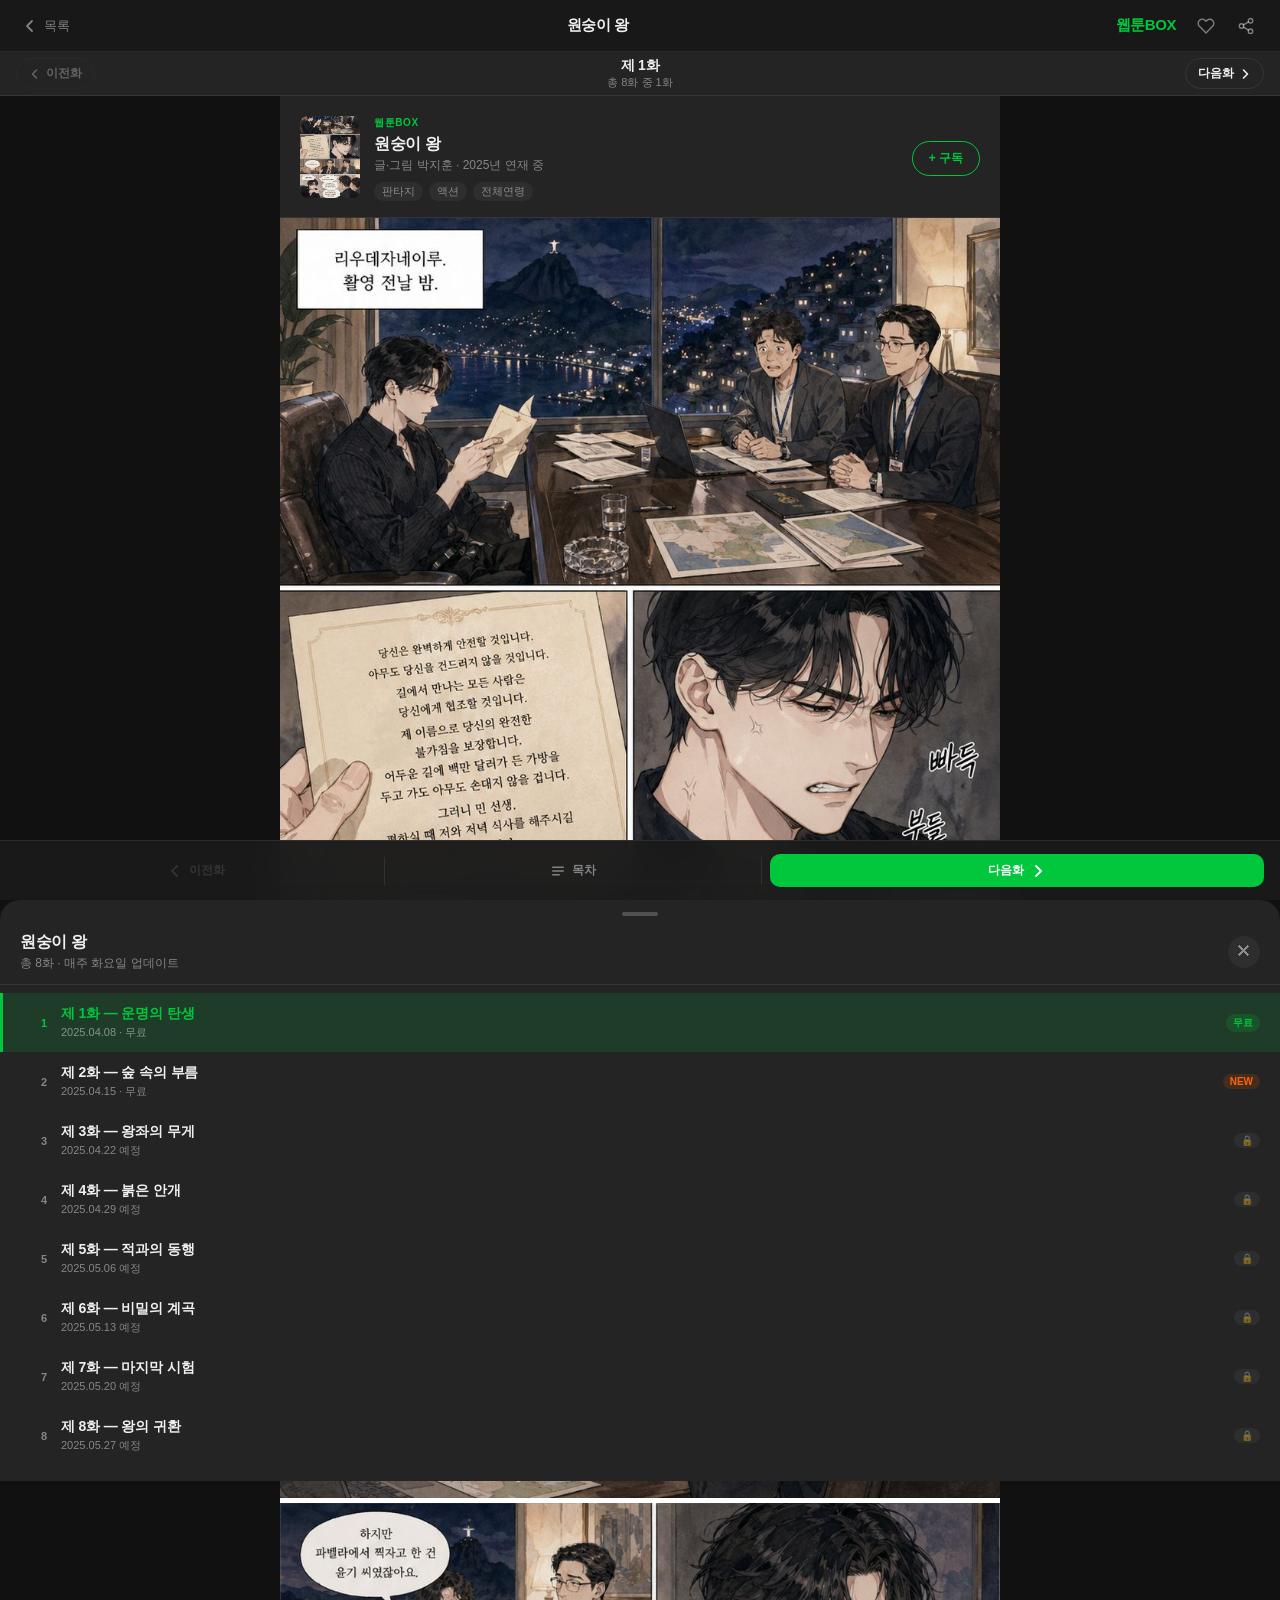
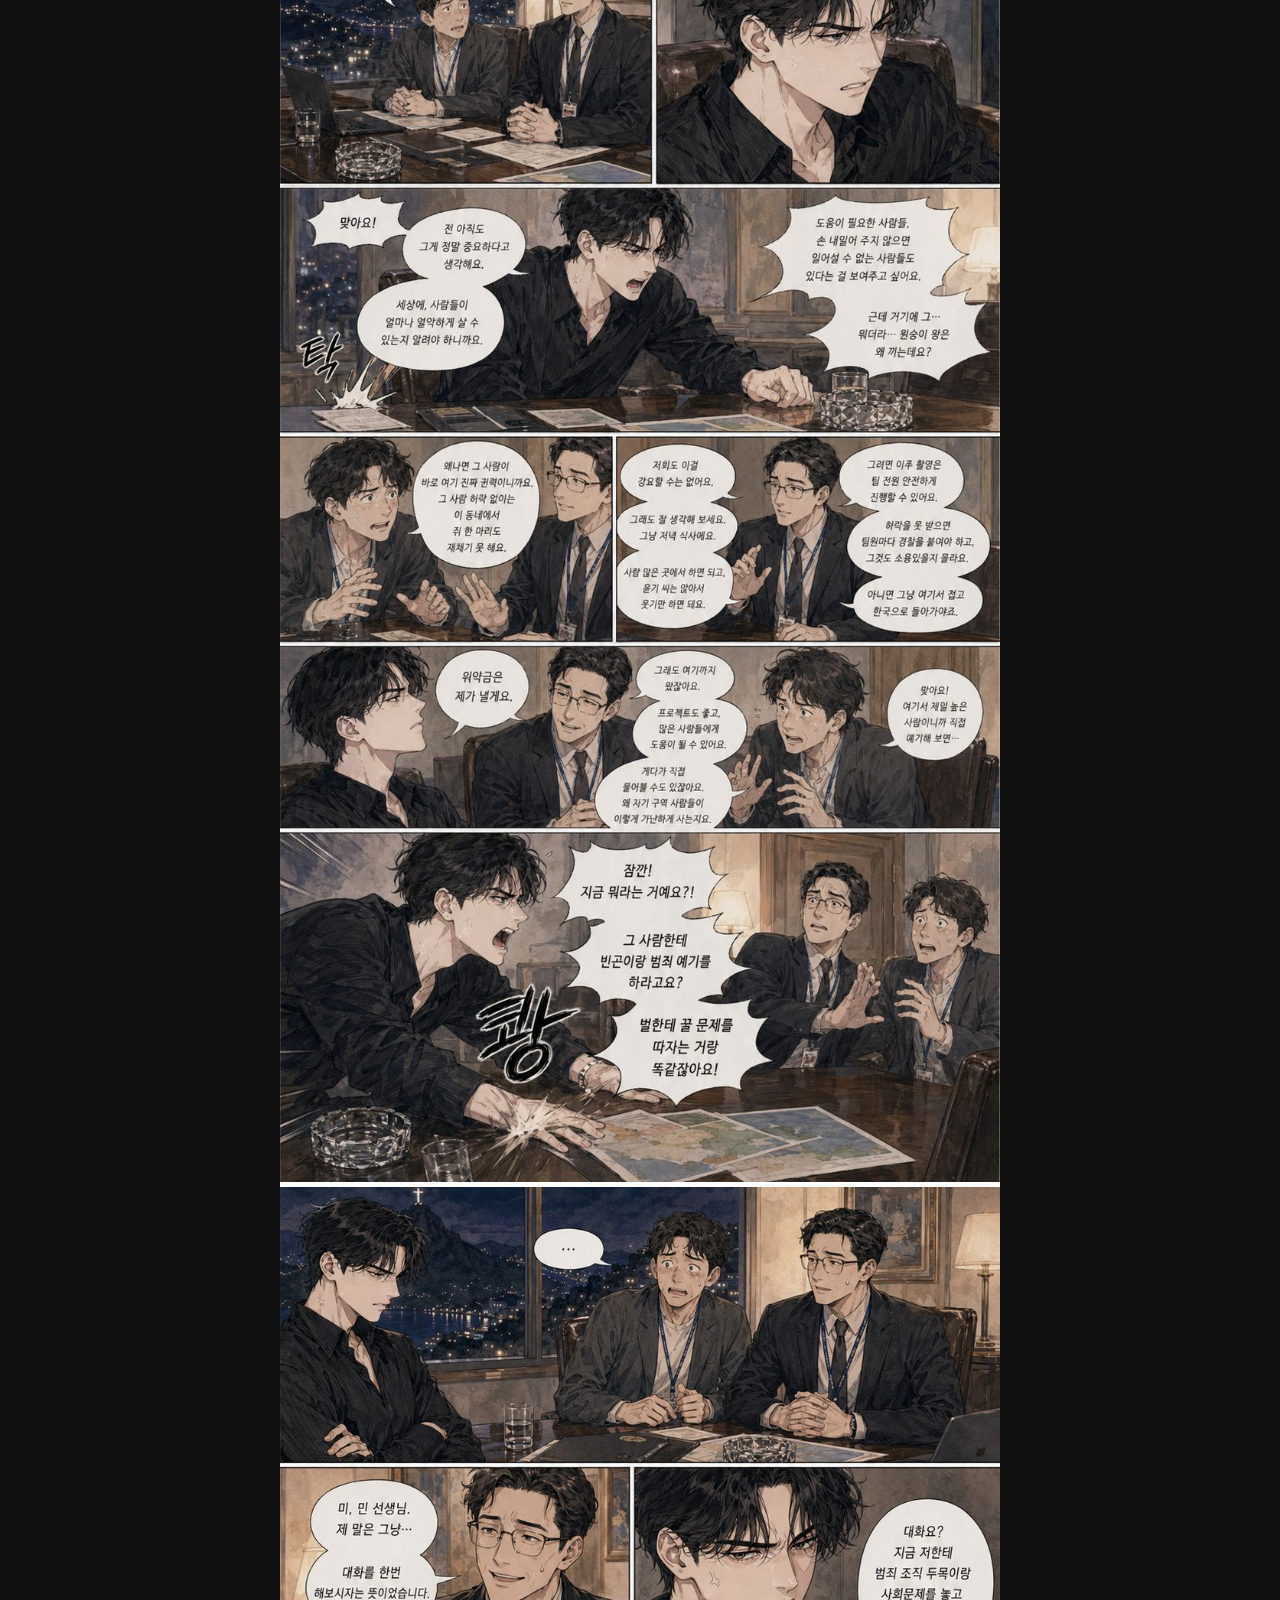
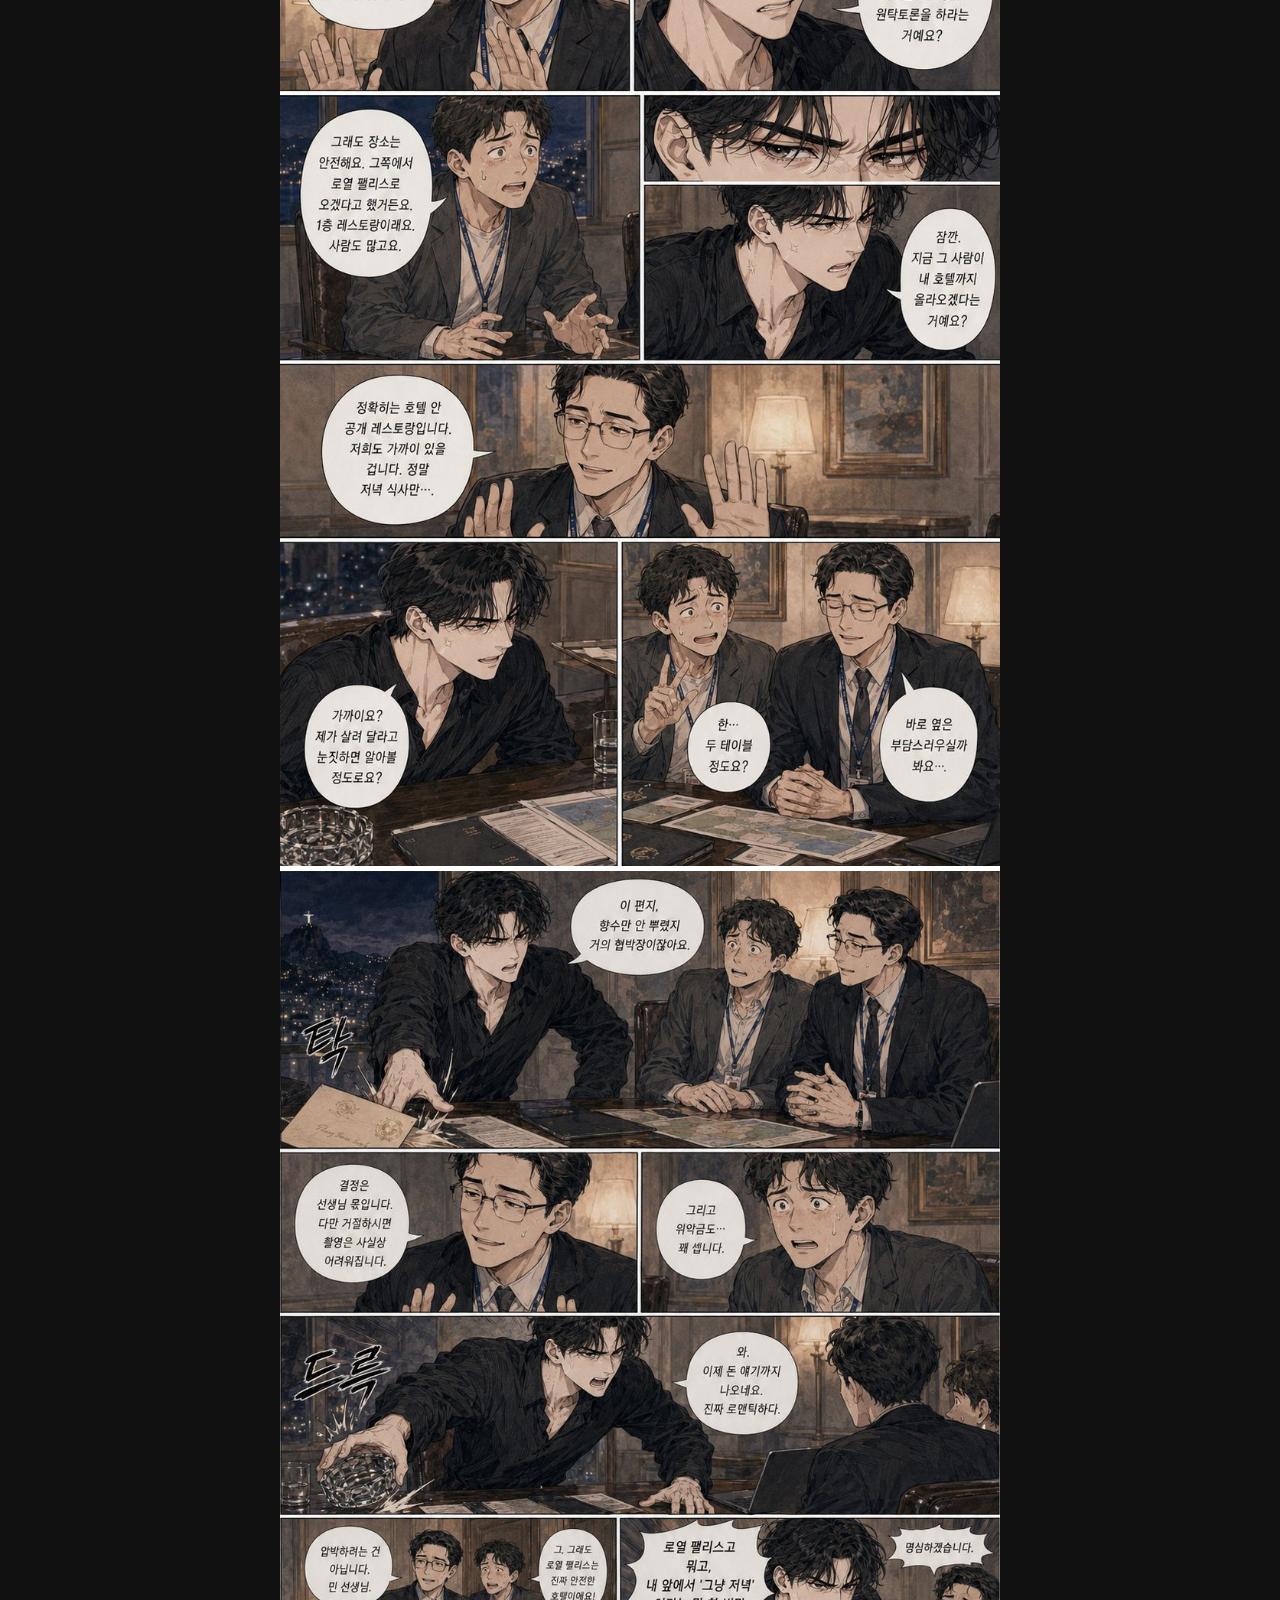
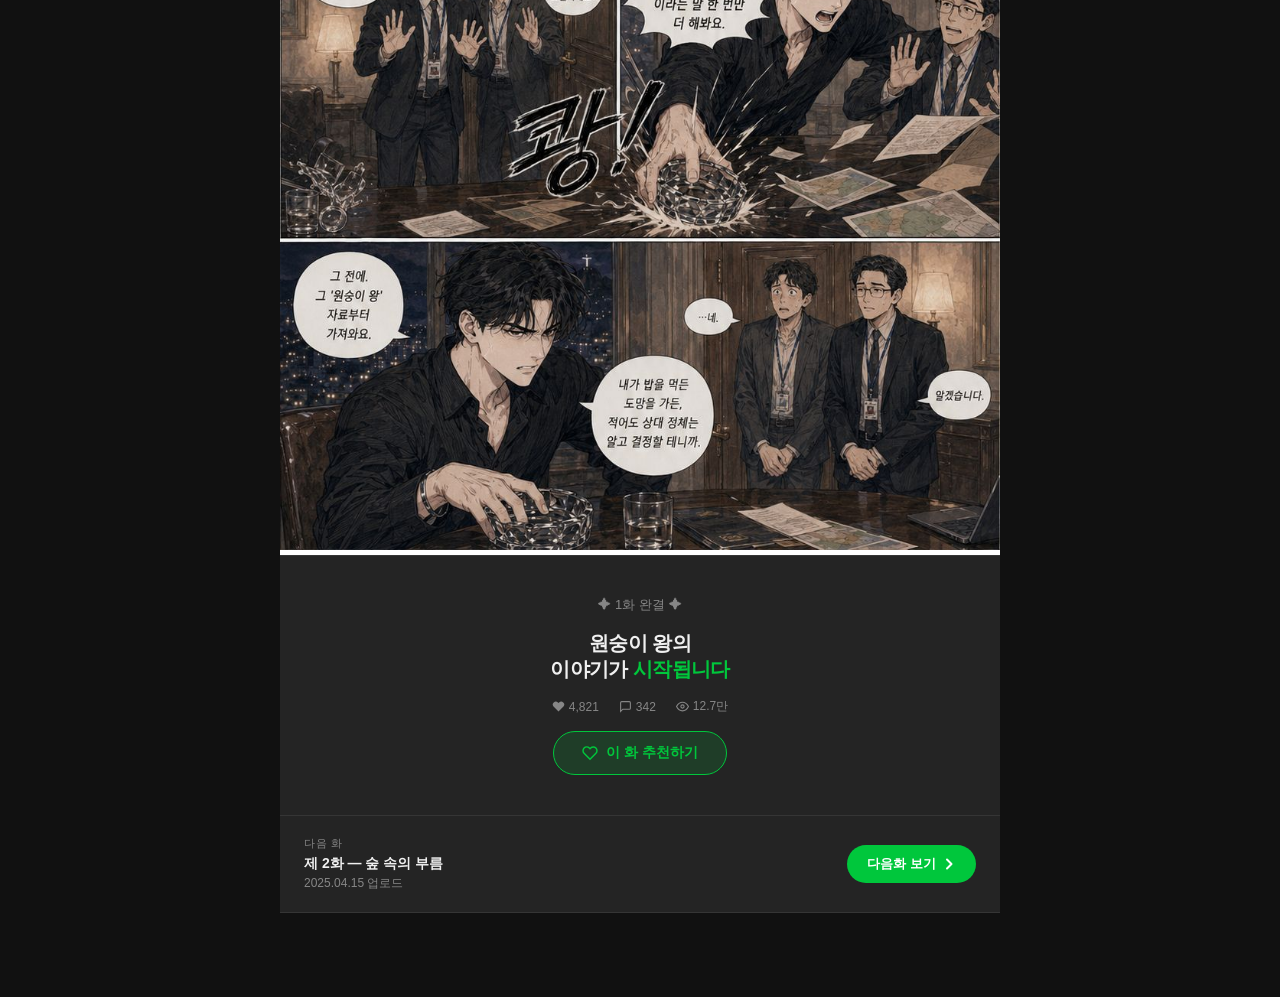
<file: webtoon/index.html>
<!DOCTYPE html>
<html lang="ko">
<head>
<meta charset="UTF-8">
<meta name="viewport" content="width=device-width, initial-scale=1.0">
<title>원숭이 왕 1화 — 웹툰BOX</title>
<meta name="description" content="원숭이 왕 제1화 — 웹툰BOX에서 무료로 읽기">
<style>
*, *::before, *::after { box-sizing: border-box; margin: 0; padding: 0; }

:root {
  --bg: #1a1a1a;
  --surface: #242424;
  --surface2: #2e2e2e;
  --border: rgba(255,255,255,0.08);
  --text: #f0f0f0;
  --text-dim: rgba(255,255,255,0.45);
  --accent: #00c73c;
  --accent-dim: rgba(0,199,60,0.15);
  --red: #ff4d4d;
  --header-h: 52px;
  --bottom-h: 60px;
}

html { scroll-behavior: smooth; }

body {
  background: var(--bg);
  color: var(--text);
  font-family: "Apple SD Gothic Neo", "Noto Sans KR", -apple-system, sans-serif;
  -webkit-font-smoothing: antialiased;
  min-height: 100vh;
  overflow-x: hidden;
}

/* ── Top header ── */
.header {
  position: fixed; top: 0; left: 0; right: 0; z-index: 200;
  height: var(--header-h);
  background: rgba(26,26,26,0.96);
  backdrop-filter: blur(20px);
  -webkit-backdrop-filter: blur(20px);
  border-bottom: 1px solid var(--border);
  display: flex; align-items: center;
  padding: 0 16px; gap: 12px;
}

.header-back {
  display: flex; align-items: center; gap: 6px;
  color: var(--text-dim); text-decoration: none;
  font-size: 13px; font-weight: 500;
  padding: 6px 10px 6px 6px;
  border-radius: 8px;
  transition: background 0.15s, color 0.15s;
  white-space: nowrap;
  flex-shrink: 0;
}
.header-back:hover { background: var(--surface2); color: var(--text); }
.header-back svg { flex-shrink: 0; }

.header-title {
  flex: 1; text-align: center;
  font-size: 15px; font-weight: 700;
  letter-spacing: -0.02em;
  overflow: hidden; text-overflow: ellipsis; white-space: nowrap;
}

.header-logo {
  font-size: 15px; font-weight: 800;
  color: var(--accent);
  letter-spacing: -0.03em;
  flex-shrink: 0;
  text-decoration: none;
}

.header-actions {
  display: flex; align-items: center; gap: 4px;
  flex-shrink: 0;
}

.icon-btn {
  width: 36px; height: 36px;
  border: none; background: transparent;
  color: var(--text-dim); cursor: pointer;
  border-radius: 8px;
  display: flex; align-items: center; justify-content: center;
  transition: background 0.15s, color 0.15s;
}
.icon-btn:hover { background: var(--surface2); color: var(--text); }
.icon-btn.active { color: var(--red); }

/* ── Chapter info bar ── */
.chapter-bar {
  position: fixed; top: var(--header-h); left: 0; right: 0; z-index: 190;
  background: var(--surface);
  border-bottom: 1px solid var(--border);
  display: flex; align-items: center;
  padding: 0 16px; height: 44px; gap: 10px;
}

.chapter-nav-btn {
  display: flex; align-items: center; gap: 5px;
  padding: 6px 12px;
  border: 1px solid var(--border);
  background: transparent; color: var(--text);
  border-radius: 20px; font-size: 12px; font-weight: 600;
  cursor: pointer;
  transition: background 0.15s, border-color 0.15s;
  white-space: nowrap;
  font-family: inherit;
}
.chapter-nav-btn:hover:not(:disabled) { background: var(--surface2); border-color: rgba(255,255,255,0.18); }
.chapter-nav-btn:disabled { opacity: 0.3; cursor: not-allowed; }

.chapter-label {
  flex: 1; text-align: center;
}
.chapter-label-main {
  font-size: 14px; font-weight: 700;
  letter-spacing: -0.02em;
}
.chapter-label-sub {
  font-size: 11px; color: var(--text-dim);
  margin-top: 0px;
}

/* ── Viewer ── */
.viewer {
  padding-top: calc(var(--header-h) + 44px);
  padding-bottom: calc(var(--bottom-h) + 24px);
  display: flex; flex-direction: column; align-items: center;
  background: #111;
}

.viewer-image {
  display: block;
  width: 100%;
  max-width: 720px;
  height: auto;
  border-bottom: 5px solid #fff;
}

/* ── End of chapter card ── */
.end-card {
  width: 100%; max-width: 720px;
  background: var(--surface);
  border-top: 1px solid var(--border);
  padding: 40px 24px;
  text-align: center;
  display: flex; flex-direction: column; align-items: center; gap: 16px;
}

.end-card-title {
  font-size: 13px; color: var(--text-dim); font-weight: 500;
}

.end-card-big {
  font-size: 20px; font-weight: 800; letter-spacing: -0.03em;
  line-height: 1.3;
}
.end-card-big span { color: var(--accent); }

.end-like-btn {
  display: flex; align-items: center; gap: 8px;
  padding: 12px 28px;
  background: var(--accent-dim); border: 1.5px solid var(--accent);
  color: var(--accent); border-radius: 50px;
  font-size: 14px; font-weight: 700;
  cursor: pointer; font-family: inherit;
  transition: background 0.15s;
}
.end-like-btn:hover { background: rgba(0,199,60,0.25); }
.end-like-btn.liked { background: var(--accent); color: #fff; }

.end-stats {
  display: flex; gap: 20px;
  font-size: 12px; color: var(--text-dim);
}
.end-stats span { display: flex; align-items: center; gap: 4px; }

.next-chapter-card {
  width: 100%; max-width: 720px;
  background: var(--surface);
  border-top: 1px solid var(--border);
  border-bottom: 1px solid var(--border);
  padding: 20px 24px;
  display: flex; align-items: center; justify-content: space-between;
  gap: 16px;
}

.next-chapter-info { flex: 1; }
.next-chapter-label { font-size: 11px; color: var(--text-dim); font-weight: 500; text-transform: uppercase; letter-spacing: 0.06em; margin-bottom: 4px; }
.next-chapter-title { font-size: 14px; font-weight: 700; }
.next-chapter-sub { font-size: 12px; color: var(--text-dim); margin-top: 2px; }

.next-chapter-btn {
  display: flex; align-items: center; gap: 6px;
  padding: 10px 20px;
  background: var(--accent); color: #fff;
  border: none; border-radius: 20px;
  font-size: 13px; font-weight: 700;
  cursor: pointer; white-space: nowrap; font-family: inherit;
  transition: opacity 0.15s;
}
.next-chapter-btn:hover { opacity: 0.88; }

/* ── Bottom nav ── */
.bottom-nav {
  position: fixed; bottom: 0; left: 0; right: 0; z-index: 200;
  height: var(--bottom-h);
  background: rgba(26,26,26,0.97);
  backdrop-filter: blur(20px);
  -webkit-backdrop-filter: blur(20px);
  border-top: 1px solid var(--border);
  display: flex; align-items: center;
  padding: 0 16px; gap: 8px;
}

.bottom-nav-btn {
  flex: 1; display: flex; align-items: center; justify-content: center; gap: 6px;
  padding: 8px 12px; border-radius: 10px;
  border: none; background: transparent;
  color: var(--text-dim); cursor: pointer;
  font-size: 12px; font-weight: 600;
  font-family: inherit;
  transition: background 0.15s, color 0.15s;
}
.bottom-nav-btn:hover { background: var(--surface2); color: var(--text); }
.bottom-nav-btn.primary {
  background: var(--accent); color: #fff;
  flex: 1.4;
}
.bottom-nav-btn.primary:hover { opacity: 0.88; background: var(--accent); }
.bottom-nav-btn.disabled {
  opacity: 0.25; cursor: not-allowed;
}
.bottom-nav-btn.disabled:hover { background: transparent; color: var(--text-dim); }

.bottom-divider {
  width: 1px; height: 28px;
  background: var(--border);
  flex-shrink: 0;
}

/* ── Chapter drawer overlay ── */
.drawer-overlay {
  position: fixed; inset: 0; z-index: 300;
  background: rgba(0,0,0,0.7);
  opacity: 0; pointer-events: none;
  transition: opacity 0.25s;
}
.drawer-overlay.open { opacity: 1; pointer-events: all; }

.drawer {
  position: fixed; bottom: 0; left: 0; right: 0; z-index: 310;
  background: var(--surface);
  border-radius: 20px 20px 0 0;
  padding-bottom: env(safe-area-inset-bottom, 0);
  transform: translateY(100%);
  transition: transform 0.3s cubic-bezier(0.32, 0.72, 0, 1);
  max-height: 75vh;
  display: flex; flex-direction: column;
}
.drawer.open { transform: translateY(0); }

.drawer-handle {
  width: 36px; height: 4px; border-radius: 2px;
  background: rgba(255,255,255,0.2);
  margin: 12px auto 0;
  flex-shrink: 0;
}

.drawer-header {
  display: flex; align-items: center; justify-content: space-between;
  padding: 16px 20px 12px;
  flex-shrink: 0;
  border-bottom: 1px solid var(--border);
}

.drawer-header-title {
  font-size: 16px; font-weight: 800; letter-spacing: -0.02em;
}
.drawer-header-sub {
  font-size: 12px; color: var(--text-dim); font-weight: 500;
  margin-top: 2px;
}

.drawer-close {
  width: 32px; height: 32px;
  background: var(--surface2); border: none;
  border-radius: 50%; color: var(--text-dim);
  cursor: pointer; display: flex; align-items: center; justify-content: center;
  font-size: 16px; line-height: 1;
  transition: background 0.15s;
}
.drawer-close:hover { background: #3a3a3a; }

.drawer-list {
  overflow-y: auto; flex: 1;
  padding: 8px 0 16px;
}

.chapter-item {
  display: flex; align-items: center;
  padding: 12px 20px; gap: 14px;
  cursor: pointer;
  transition: background 0.12s;
  border-left: 3px solid transparent;
}
.chapter-item:hover { background: var(--surface2); }
.chapter-item.current {
  background: var(--accent-dim);
  border-left-color: var(--accent);
}

.chapter-item-num {
  font-size: 11px; font-weight: 700; color: var(--text-dim);
  width: 24px; text-align: right; flex-shrink: 0;
}
.chapter-item.current .chapter-item-num { color: var(--accent); }

.chapter-item-info { flex: 1; }
.chapter-item-title {
  font-size: 14px; font-weight: 600;
  letter-spacing: -0.01em;
}
.chapter-item.current .chapter-item-title { color: var(--accent); }
.chapter-item-meta {
  font-size: 11px; color: var(--text-dim);
  margin-top: 2px;
}

.chapter-item-badge {
  font-size: 10px; font-weight: 700; padding: 2px 7px;
  border-radius: 10px; flex-shrink: 0;
}
.badge-free { background: rgba(0,199,60,0.15); color: var(--accent); }
.badge-new { background: rgba(255,100,0,0.15); color: #ff6400; }
.badge-lock { background: var(--surface2); color: var(--text-dim); }

/* ── Subscribe toast ── */
.toast {
  position: fixed; bottom: calc(var(--bottom-h) + 16px); left: 50%;
  transform: translateX(-50%) translateY(12px);
  background: rgba(30,30,30,0.96);
  backdrop-filter: blur(16px);
  border: 1px solid var(--border);
  border-radius: 12px;
  padding: 10px 18px;
  font-size: 13px; font-weight: 600;
  color: var(--text);
  white-space: nowrap;
  z-index: 400;
  opacity: 0;
  pointer-events: none;
  transition: opacity 0.2s, transform 0.2s;
}
.toast.show {
  opacity: 1; transform: translateX(-50%) translateY(0);
}

/* ── Webtoon info strip ── */
.info-strip {
  width: 100%; max-width: 720px;
  background: var(--surface);
  padding: 20px 20px 16px;
  display: flex; align-items: flex-start; gap: 14px;
  border-bottom: 1px solid var(--border);
}
.info-thumb {
  width: 60px; height: 82px; object-fit: cover;
  border-radius: 8px; flex-shrink: 0;
  background: var(--surface2);
  overflow: hidden;
}
.info-thumb img { width: 100%; height: 100%; object-fit: cover; }
.info-meta { flex: 1; }
.info-platform { font-size: 10px; color: var(--accent); font-weight: 700; letter-spacing: 0.06em; text-transform: uppercase; margin-bottom: 4px; }
.info-title { font-size: 16px; font-weight: 800; letter-spacing: -0.03em; line-height: 1.2; margin-bottom: 4px; }
.info-author { font-size: 12px; color: var(--text-dim); margin-bottom: 8px; }
.info-tags { display: flex; gap: 6px; flex-wrap: wrap; }
.info-tag {
  font-size: 11px; padding: 2px 8px;
  background: var(--surface2); color: var(--text-dim);
  border-radius: 10px;
}
.info-subscribe {
  display: flex; align-items: center; gap: 6px;
  padding: 8px 16px;
  background: transparent; border: 1.5px solid var(--accent);
  color: var(--accent); border-radius: 20px;
  font-size: 12px; font-weight: 700;
  cursor: pointer; white-space: nowrap;
  font-family: inherit;
  transition: background 0.15s;
  flex-shrink: 0;
  align-self: center;
}
.info-subscribe:hover, .info-subscribe.subscribed { background: var(--accent); color: #fff; }
</style>
</head>
<body>

<!-- ── Top Header ── -->
<header class="header">
  <a href="javascript:history.back()" class="header-back">
    <svg width="16" height="16" viewBox="0 0 16 16" fill="none">
      <path d="M10 3L5 8l5 5" stroke="currentColor" stroke-width="1.8" stroke-linecap="round" stroke-linejoin="round"/>
    </svg>
    목록
  </a>

  <div class="header-title">원숭이 왕</div>

  <a href="#" class="header-logo">웹툰BOX</a>

  <div class="header-actions">
    <button class="icon-btn" id="btn-like" title="좋아요" aria-label="좋아요">
      <svg width="18" height="18" viewBox="0 0 24 24" fill="none">
        <path d="M20.84 4.61a5.5 5.5 0 0 0-7.78 0L12 5.67l-1.06-1.06a5.5 5.5 0 0 0-7.78 7.78l1.06 1.06L12 21.23l7.78-7.78 1.06-1.06a5.5 5.5 0 0 0 0-7.78z" stroke="currentColor" stroke-width="1.8" stroke-linecap="round" stroke-linejoin="round"/>
      </svg>
    </button>
    <button class="icon-btn" id="btn-share" title="공유" aria-label="공유">
      <svg width="18" height="18" viewBox="0 0 24 24" fill="none">
        <circle cx="18" cy="5" r="3" stroke="currentColor" stroke-width="1.8"/>
        <circle cx="6" cy="12" r="3" stroke="currentColor" stroke-width="1.8"/>
        <circle cx="18" cy="19" r="3" stroke="currentColor" stroke-width="1.8"/>
        <line x1="8.59" y1="13.51" x2="15.42" y2="17.49" stroke="currentColor" stroke-width="1.8" stroke-linecap="round"/>
        <line x1="15.41" y1="6.51" x2="8.59" y2="10.49" stroke="currentColor" stroke-width="1.8" stroke-linecap="round"/>
      </svg>
    </button>
  </div>
</header>

<!-- ── Chapter bar ── -->
<div class="chapter-bar">
  <button class="chapter-nav-btn" disabled>
    <svg width="12" height="12" viewBox="0 0 12 12" fill="none">
      <path d="M7.5 2L3.5 6l4 4" stroke="currentColor" stroke-width="1.6" stroke-linecap="round" stroke-linejoin="round"/>
    </svg>
    이전화
  </button>

  <div class="chapter-label">
    <div class="chapter-label-main">제 1화</div>
    <div class="chapter-label-sub">총 8화 중 1화</div>
  </div>

  <button class="chapter-nav-btn" id="btn-next-top" onclick="scrollToEnd()">
    다음화
    <svg width="12" height="12" viewBox="0 0 12 12" fill="none">
      <path d="M4.5 2L8.5 6l-4 4" stroke="currentColor" stroke-width="1.6" stroke-linecap="round" stroke-linejoin="round"/>
    </svg>
  </button>
</div>

<!-- ── Main viewer ── -->
<main class="viewer" id="viewer">

  <!-- Webtoon info strip -->
  <div class="info-strip">
    <div class="info-thumb">
      <img src="webtoon-p1.jpg" alt="원숭이 왕 썸네일">
    </div>
    <div class="info-meta">
      <div class="info-platform">웹툰BOX</div>
      <div class="info-title">원숭이 왕</div>
      <div class="info-author">글·그림 박지훈 · 2025년 연재 중</div>
      <div class="info-tags">
        <span class="info-tag">판타지</span>
        <span class="info-tag">액션</span>
        <span class="info-tag">전체연령</span>
      </div>
    </div>
    <button class="info-subscribe" id="btn-subscribe" onclick="toggleSubscribe(this)">
      + 구독
    </button>
  </div>

  <!-- Pages -->
  <img class="viewer-image" src="webtoon-p1.jpg" alt="원숭이 왕 1화 1페이지" loading="eager">
  <img class="viewer-image" src="webtoon-p2.jpg" alt="원숭이 왕 1화 2페이지" loading="eager">
  <img class="viewer-image" src="webtoon-p3.jpg" alt="원숭이 왕 1화 3페이지" loading="eager">
  <img class="viewer-image" src="webtoon-p4.jpg" alt="원숭이 왕 1화 4페이지" loading="lazy">

  <!-- End of chapter -->
  <div class="end-card" id="end-card">
    <div class="end-card-title">✦ 1화 완결 ✦</div>
    <div class="end-card-big">원숭이 왕의<br>이야기가 <span>시작됩니다</span></div>
    <div class="end-stats">
      <span>
        <svg width="13" height="13" viewBox="0 0 24 24" fill="currentColor"><path d="M20.84 4.61a5.5 5.5 0 0 0-7.78 0L12 5.67l-1.06-1.06a5.5 5.5 0 0 0-7.78 7.78l1.06 1.06L12 21.23l7.78-7.78 1.06-1.06a5.5 5.5 0 0 0 0-7.78z"/></svg>
        4,821
      </span>
      <span>
        <svg width="13" height="13" viewBox="0 0 24 24" fill="none" stroke="currentColor" stroke-width="2"><path d="M21 15a2 2 0 0 1-2 2H7l-4 4V5a2 2 0 0 1 2-2h14a2 2 0 0 1 2 2z"/></svg>
        342
      </span>
      <span>
        <svg width="13" height="13" viewBox="0 0 24 24" fill="none" stroke="currentColor" stroke-width="2"><path d="M1 12s4-8 11-8 11 8 11 8-4 8-11 8-11-8-11-8z"/><circle cx="12" cy="12" r="3"/></svg>
        12.7만
      </span>
    </div>

    <button class="end-like-btn" id="end-like-btn" onclick="toggleEndLike(this)">
      <svg width="16" height="16" viewBox="0 0 24 24" fill="none" stroke="currentColor" stroke-width="2.2"><path d="M20.84 4.61a5.5 5.5 0 0 0-7.78 0L12 5.67l-1.06-1.06a5.5 5.5 0 0 0-7.78 7.78l1.06 1.06L12 21.23l7.78-7.78 1.06-1.06a5.5 5.5 0 0 0 0-7.78z"/></svg>
      이 화 추천하기
    </button>
  </div>

  <!-- Next chapter preview -->
  <div class="next-chapter-card">
    <div class="next-chapter-info">
      <div class="next-chapter-label">다음 화</div>
      <div class="next-chapter-title">제 2화 — 숲 속의 부름</div>
      <div class="next-chapter-sub">2025.04.15 업로드</div>
    </div>
    <button class="next-chapter-btn" onclick="showToast('2화는 다음 업데이트 때 제공됩니다 😊')">
      다음화 보기
      <svg width="14" height="14" viewBox="0 0 14 14" fill="none">
        <path d="M5 2.5L9.5 7 5 11.5" stroke="currentColor" stroke-width="2" stroke-linecap="round" stroke-linejoin="round"/>
      </svg>
    </button>
  </div>

</main>

<!-- ── Bottom navigation ── -->
<nav class="bottom-nav">
  <button class="bottom-nav-btn disabled" title="이전화 없음">
    <svg width="16" height="16" viewBox="0 0 16 16" fill="none">
      <path d="M10 3L5 8l5 5" stroke="currentColor" stroke-width="1.8" stroke-linecap="round" stroke-linejoin="round"/>
    </svg>
    이전화
  </button>

  <div class="bottom-divider"></div>

  <button class="bottom-nav-btn" onclick="openDrawer()" title="목차">
    <svg width="16" height="16" viewBox="0 0 16 16" fill="none">
      <rect x="2" y="3.5" width="12" height="1.5" rx="0.75" fill="currentColor"/>
      <rect x="2" y="7.25" width="12" height="1.5" rx="0.75" fill="currentColor"/>
      <rect x="2" y="11" width="8" height="1.5" rx="0.75" fill="currentColor"/>
    </svg>
    목차
  </button>

  <div class="bottom-divider"></div>

  <button class="bottom-nav-btn primary" onclick="showToast('2화는 다음 업데이트 때 제공됩니다 😊')">
    다음화
    <svg width="16" height="16" viewBox="0 0 16 16" fill="none">
      <path d="M6 3L11 8l-5 5" stroke="currentColor" stroke-width="1.8" stroke-linecap="round" stroke-linejoin="round"/>
    </svg>
  </button>
</nav>

<!-- ── Chapter list drawer ── -->
<div class="drawer-overlay" id="drawer-overlay" onclick="closeDrawer()"></div>
<div class="drawer" id="drawer">
  <div class="drawer-handle"></div>
  <div class="drawer-header">
    <div>
      <div class="drawer-header-title">원숭이 왕</div>
      <div class="drawer-header-sub">총 8화 · 매주 화요일 업데이트</div>
    </div>
    <button class="drawer-close" onclick="closeDrawer()">✕</button>
  </div>
  <div class="drawer-list">

    <div class="chapter-item current" onclick="closeDrawer()">
      <span class="chapter-item-num">1</span>
      <div class="chapter-item-info">
        <div class="chapter-item-title">제 1화 — 운명의 탄생</div>
        <div class="chapter-item-meta">2025.04.08 · 무료</div>
      </div>
      <span class="chapter-item-badge badge-free">무료</span>
    </div>

    <div class="chapter-item" onclick="showToast('2화는 다음 업데이트 때 제공됩니다 😊'); closeDrawer()">
      <span class="chapter-item-num">2</span>
      <div class="chapter-item-info">
        <div class="chapter-item-title">제 2화 — 숲 속의 부름</div>
        <div class="chapter-item-meta">2025.04.15 · 무료</div>
      </div>
      <span class="chapter-item-badge badge-new">NEW</span>
    </div>

    <div class="chapter-item" onclick="showToast('아직 공개되지 않은 에피소드입니다'); closeDrawer()">
      <span class="chapter-item-num">3</span>
      <div class="chapter-item-info">
        <div class="chapter-item-title">제 3화 — 왕좌의 무게</div>
        <div class="chapter-item-meta">2025.04.22 예정</div>
      </div>
      <span class="chapter-item-badge badge-lock">🔒</span>
    </div>

    <div class="chapter-item" onclick="showToast('아직 공개되지 않은 에피소드입니다'); closeDrawer()">
      <span class="chapter-item-num">4</span>
      <div class="chapter-item-info">
        <div class="chapter-item-title">제 4화 — 붉은 안개</div>
        <div class="chapter-item-meta">2025.04.29 예정</div>
      </div>
      <span class="chapter-item-badge badge-lock">🔒</span>
    </div>

    <div class="chapter-item" onclick="showToast('아직 공개되지 않은 에피소드입니다'); closeDrawer()">
      <span class="chapter-item-num">5</span>
      <div class="chapter-item-info">
        <div class="chapter-item-title">제 5화 — 적과의 동행</div>
        <div class="chapter-item-meta">2025.05.06 예정</div>
      </div>
      <span class="chapter-item-badge badge-lock">🔒</span>
    </div>

    <div class="chapter-item" onclick="showToast('아직 공개되지 않은 에피소드입니다'); closeDrawer()">
      <span class="chapter-item-num">6</span>
      <div class="chapter-item-info">
        <div class="chapter-item-title">제 6화 — 비밀의 계곡</div>
        <div class="chapter-item-meta">2025.05.13 예정</div>
      </div>
      <span class="chapter-item-badge badge-lock">🔒</span>
    </div>

    <div class="chapter-item" onclick="showToast('아직 공개되지 않은 에피소드입니다'); closeDrawer()">
      <span class="chapter-item-num">7</span>
      <div class="chapter-item-info">
        <div class="chapter-item-title">제 7화 — 마지막 시험</div>
        <div class="chapter-item-meta">2025.05.20 예정</div>
      </div>
      <span class="chapter-item-badge badge-lock">🔒</span>
    </div>

    <div class="chapter-item" onclick="showToast('아직 공개되지 않은 에피소드입니다'); closeDrawer()">
      <span class="chapter-item-num">8</span>
      <div class="chapter-item-info">
        <div class="chapter-item-title">제 8화 — 왕의 귀환</div>
        <div class="chapter-item-meta">2025.05.27 예정</div>
      </div>
      <span class="chapter-item-badge badge-lock">🔒</span>
    </div>

  </div>
</div>

<!-- Toast -->
<div class="toast" id="toast"></div>

<script>
let toastTimer = null;

function showToast(msg) {
  const t = document.getElementById('toast');
  t.textContent = msg;
  t.classList.add('show');
  if (toastTimer) clearTimeout(toastTimer);
  toastTimer = setTimeout(() => t.classList.remove('show'), 2600);
}

function openDrawer() {
  document.getElementById('drawer').classList.add('open');
  document.getElementById('drawer-overlay').classList.add('open');
  document.body.style.overflow = 'hidden';
}

function closeDrawer() {
  document.getElementById('drawer').classList.remove('open');
  document.getElementById('drawer-overlay').classList.remove('open');
  document.body.style.overflow = '';
}

function toggleSubscribe(btn) {
  const subscribed = btn.classList.toggle('subscribed');
  btn.textContent = subscribed ? '✓ 구독중' : '+ 구독';
  showToast(subscribed ? '구독이 완료되었습니다!' : '구독이 취소되었습니다');
}

function toggleEndLike(btn) {
  const liked = btn.classList.toggle('liked');
  if (liked) {
    btn.innerHTML = '<svg width="16" height="16" viewBox="0 0 24 24" fill="currentColor"><path d="M20.84 4.61a5.5 5.5 0 0 0-7.78 0L12 5.67l-1.06-1.06a5.5 5.5 0 0 0-7.78 7.78l1.06 1.06L12 21.23l7.78-7.78 1.06-1.06a5.5 5.5 0 0 0 0-7.78z"/></svg> 추천 완료! ♥';
    showToast('이 화를 추천했습니다 ♥');
  } else {
    btn.innerHTML = '<svg width="16" height="16" viewBox="0 0 24 24" fill="none" stroke="currentColor" stroke-width="2.2"><path d="M20.84 4.61a5.5 5.5 0 0 0-7.78 0L12 5.67l-1.06-1.06a5.5 5.5 0 0 0-7.78 7.78l1.06 1.06L12 21.23l7.78-7.78 1.06-1.06a5.5 5.5 0 0 0 0-7.78z"/></svg> 이 화 추천하기';
  }
}

document.getElementById('btn-like').addEventListener('click', function() {
  const active = this.classList.toggle('active');
  this.querySelector('path').setAttribute('fill', active ? 'currentColor' : 'none');
  showToast(active ? '좋아요를 눌렀습니다 ♥' : '좋아요가 취소되었습니다');
});

document.getElementById('btn-share').addEventListener('click', function() {
  if (navigator.share) {
    navigator.share({ title: '원숭이 왕 1화', url: window.location.href });
  } else {
    navigator.clipboard.writeText(window.location.href).then(() => {
      showToast('링크가 복사되었습니다!');
    });
  }
});

function scrollToEnd() {
  document.getElementById('end-card').scrollIntoView({ behavior: 'smooth', block: 'start' });
}
</script>
</body>
</html>
</file>
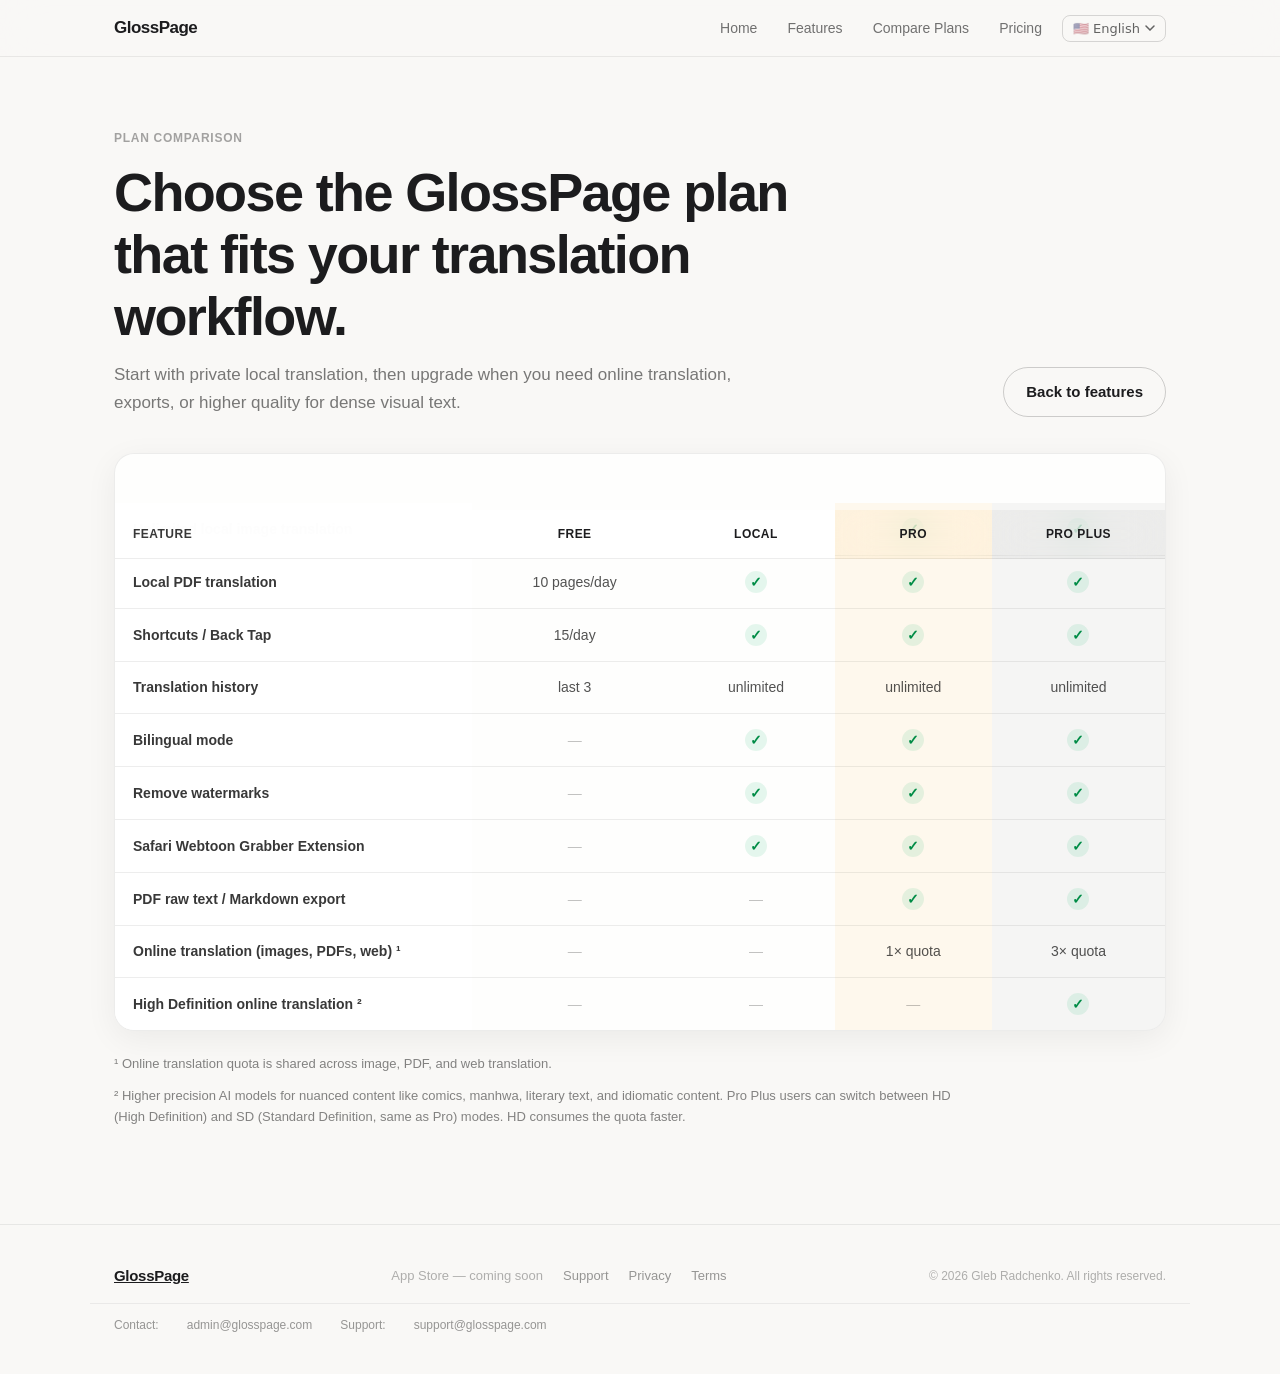
<file: plans.html>
<!DOCTYPE html>
<html lang="en">

<head>
  <meta charset="utf-8" />
  <meta content="width=device-width, initial-scale=1.0" name="viewport" />
  <title>Compare Plans — GlossPage</title>
  <meta
    content="Compare GlossPage Free, Local, Pro, and Pro Plus plans for local image translation, PDF translation, Safari web translation, exports, and online translation quota."
    name="description" />
  <link href="img/glosspage-icon.png" rel="icon" type="image/png" />
  <link href="styles.css" rel="stylesheet" />
</head>

<body>
  <nav>
    <div class="nav-inner">
      <a class="nav-logo home-link" href="index.html">GlossPage</a>
      <div class="nav-actions">
        <a class="nav-link home-link" href="index.html" id="nav-home">Home</a>
        <a class="nav-link features-link" href="index.html#features" id="nav-features">Features</a>
        <a class="nav-link compare-link" href="plans.html" id="nav-compare">Compare Plans</a>
        <a class="nav-link pricing-link" href="index.html#pricing" id="nav-pricing">Pricing</a>
        <div class="lang-switcher">
          <button aria-label="Language" class="lang-btn" id="lang-switcher-btn">
            <span id="lang-current">🇺🇸 English</span>
            <svg fill="none" height="6" viewBox="0 0 10 6" width="10">
              <path d="M1 1l4 4 4-4" stroke="currentColor" stroke-linecap="round" stroke-width="1.5"></path>
            </svg>
          </button>
          <div class="lang-dropdown" id="lang-dropdown"></div>
        </div>
      </div>
    </div>
  </nav>

  <main class="plans-page">
    <div class="container">
      <div class="plans-hero">
        <div>
          <div class="section-label" id="plans-label">Plan comparison</div>
          <h1 id="plans-h1">Choose the GlossPage plan that fits your translation workflow.</h1>
          <p id="plans-sub">Start with private local translation, then upgrade when you need online translation, exports,
            or higher quality for dense visual text.</p>
        </div>
        <a class="btn btn--outline features-link" href="index.html#features" id="plans-back">Back to features</a>
      </div>

      <div class="plans-table-wrap">
        <table class="plans-table" aria-describedby="plans-sub">
          <thead>
            <tr>
              <th id="th-feature">Feature</th>
              <th id="th-free">Free</th>
              <th id="th-local">Local</th>
              <th id="th-pro">Pro</th>
              <th id="th-plus">Pro Plus</th>
            </tr>
          </thead>
          <tbody id="plans-table-body"></tbody>
        </table>
      </div>

      <div class="plan-footnotes">
        <p id="note-online">¹ Online translation quota is shared across image, PDF, and web translation.</p>
        <p id="note-hd">² Higher precision AI models for nuanced content like comics, manhwa, literary text, and
          idiomatic content. Pro Plus users can switch between HD (High Definition) and SD (Standard Definition, same as
          Pro) modes. HD consumes the quota faster.</p>
      </div>
    </div>
  </main>

  <footer>
    <div class="footer-inner">
      <a class="footer-brand home-link" href="index.html">GlossPage</a>
      <div class="footer-links">
        <span style="font-size:13px;color:rgba(0,0,0,0.3);" id="footer-appstore">App Store — coming soon</span>
        <a href="mailto:support@glosspage.com" id="footer-support">Support</a>
        <a href="privacy.html" id="footer-privacy">Privacy</a>
        <a href="terms.html" id="footer-terms">Terms</a>
      </div>
      <div class="footer-copy"><span id="footer-copy">© 2026 Gleb Radchenko. All rights reserved.</span></div>
    </div>
    <div class="footer-contacts">
      <span id="footer-contact-label">Contact:</span> <a href="mailto:admin@glosspage.com">admin@glosspage.com</a>
      <span id="footer-support-label">Support:</span> <a href="mailto:support@glosspage.com">support@glosspage.com</a>
    </div>
  </footer>

  <script>
    const CHECK = "check";
    const DASH = "dash";

    const LANG_META = {
      en: { label: "English", flag: "🇺🇸" },
      de: { label: "Deutsch", flag: "🇩🇪" },
      ja: { label: "日本語", flag: "🇯🇵" },
      es: { label: "Español", flag: "🇪🇸" },
      ko: { label: "한국어", flag: "🇰🇷" },
      fr: { label: "Français", flag: "🇫🇷" }
    };

    const TRANSLATIONS = {
      en: {
        nav_home: "Home",
        nav_features: "Features",
        nav_compare: "Compare Plans",
        nav_pricing: "Pricing",
        plans_label: "Plan comparison",
        plans_h1: "Choose the GlossPage plan that fits your translation workflow.",
        plans_sub: "Start with private local translation, then upgrade when you need online translation, exports, or higher quality for dense visual text.",
        plans_back: "Back to features",
        th_feature: "Feature",
        footer_appstore: "App Store — coming soon",
        footer_support: "Support",
        footer_privacy: "Privacy",
        footer_terms: "Terms",
        footer_copy: "© 2026 Gleb Radchenko. All rights reserved.",
        footer_contact_label: "Contact:",
        footer_support_label: "Support:",
        note_online: "¹ Online translation quota is shared across image, PDF, and web translation.",
        note_hd: "² Higher precision AI models for nuanced content like comics, manhwa, literary text, and idiomatic content. Pro Plus users can switch between HD (High Definition) and SD (Standard Definition, same as Pro) modes. HD consumes the quota faster.",
        rows: [
          ["Unlimited local image translation", CHECK, CHECK, CHECK, CHECK],
          ["Local PDF translation", "10 pages/day", CHECK, CHECK, CHECK],
          ["Shortcuts / Back Tap", "15/day", CHECK, CHECK, CHECK],
          ["Translation history", "last 3", "unlimited", "unlimited", "unlimited"],
          ["Bilingual mode", DASH, CHECK, CHECK, CHECK],
          ["Remove watermarks", DASH, CHECK, CHECK, CHECK],
          ["Safari Webtoon Grabber Extension", DASH, CHECK, CHECK, CHECK],
          ["PDF raw text / Markdown export", DASH, DASH, CHECK, CHECK],
          ["Online translation (images, PDFs, web) ¹", DASH, DASH, "1× quota", "3× quota"],
          ["High Definition online translation ²", DASH, DASH, DASH, CHECK]
        ]
      },
      de: {
        nav_home: "Startseite",
        nav_features: "Funktionen",
        nav_compare: "Tarife vergleichen",
        nav_pricing: "Preise",
        plans_label: "Tarifvergleich",
        plans_h1: "Wähle den GlossPage-Tarif, der zu deinem Übersetzungsablauf passt.",
        plans_sub: "Starte mit privater lokaler Übersetzung und wechsle, wenn du Online-Übersetzung, Exporte oder höhere Qualität für dichten Bildtext brauchst.",
        plans_back: "Zurück zu den Funktionen",
        th_feature: "Funktion",
        footer_appstore: "App Store — demnächst",
        footer_support: "Support",
        footer_privacy: "Datenschutz",
        footer_terms: "AGB",
        footer_copy: "© 2026 Gleb Radchenko. Alle Rechte vorbehalten.",
        footer_contact_label: "Kontakt:",
        footer_support_label: "Support:",
        note_online: "¹ Das Online-Übersetzungskontingent wird gemeinsam für Bild-, PDF- und Web-Übersetzung genutzt.",
        note_hd: "² Präzisere KI-Modelle für nuancierte Inhalte wie Comics, Manhwa, literarische Texte und idiomatische Formulierungen. Pro Plus-Nutzer können zwischen HD (High Definition) und SD (Standard Definition, wie Pro) wechseln. HD verbraucht das Kontingent schneller.",
        rows: [
          ["Unbegrenzte lokale Bildübersetzung", CHECK, CHECK, CHECK, CHECK],
          ["Lokale PDF-Übersetzung", "10 Seiten/Tag", CHECK, CHECK, CHECK],
          ["Kurzbefehle / Rücktipp", "15/Tag", CHECK, CHECK, CHECK],
          ["Übersetzungsverlauf", "letzte 3", "unbegrenzt", "unbegrenzt", "unbegrenzt"],
          ["Zweisprachiger Modus", DASH, CHECK, CHECK, CHECK],
          ["Wasserzeichen entfernen", DASH, CHECK, CHECK, CHECK],
          ["Safari Webtoon Grabber-Erweiterung", DASH, CHECK, CHECK, CHECK],
          ["PDF-Rohtext- / Markdown-Export", DASH, DASH, CHECK, CHECK],
          ["Online-Übersetzung (Bilder, PDFs, Web) ¹", DASH, DASH, "1× Kontingent", "3× Kontingent"],
          ["High-Definition-Online-Übersetzung ²", DASH, DASH, DASH, CHECK]
        ]
      },
      ja: {
        nav_home: "ホーム",
        nav_features: "機能",
        nav_compare: "プラン比較",
        nav_pricing: "料金",
        plans_label: "プラン比較",
        plans_h1: "翻訳ワークフローに合うGlossPageプランを選べます。",
        plans_sub: "まずはプライベートなローカル翻訳から。オンライン翻訳、書き出し、密度の高い画像テキスト向けの高品質が必要になったらアップグレードできます。",
        plans_back: "機能に戻る",
        th_feature: "機能",
        footer_appstore: "App Store — 近日公開",
        footer_support: "サポート",
        footer_privacy: "プライバシー",
        footer_terms: "利用規約",
        footer_copy: "© 2026 Gleb Radchenko. All rights reserved.",
        footer_contact_label: "連絡先:",
        footer_support_label: "サポート:",
        note_online: "¹ オンライン翻訳枠は、画像、PDF、Web翻訳で共有されます。",
        note_hd: "² 漫画、マンファ、文学的な文章、慣用表現など、ニュアンスのある内容向けの高精度AIモデルです。Pro PlusではHD（High Definition）とSD（Standard Definition、Proと同じ）を切り替えられます。HDは翻訳枠をより早く消費します。",
        rows: [
          ["無制限のローカル画像翻訳", CHECK, CHECK, CHECK, CHECK],
          ["ローカルPDF翻訳", "10ページ/日", CHECK, CHECK, CHECK],
          ["ショートカット / 背面タップ", "15回/日", CHECK, CHECK, CHECK],
          ["翻訳履歴", "最新3件", "無制限", "無制限", "無制限"],
          ["バイリンガルモード", DASH, CHECK, CHECK, CHECK],
          ["透かし削除", DASH, CHECK, CHECK, CHECK],
          ["Safari Webtoon Grabber拡張機能", DASH, CHECK, CHECK, CHECK],
          ["PDF生テキスト / Markdown書き出し", DASH, DASH, CHECK, CHECK],
          ["オンライン翻訳（画像、PDF、Web）¹", DASH, DASH, "1×枠", "3×枠"],
          ["High Definitionオンライン翻訳 ²", DASH, DASH, DASH, CHECK]
        ]
      },
      es: {
        nav_home: "Inicio",
        nav_features: "Funciones",
        nav_compare: "Comparar planes",
        nav_pricing: "Precios",
        plans_label: "Comparación de planes",
        plans_h1: "Elige el plan de GlossPage que encaja con tu flujo de traducción.",
        plans_sub: "Empieza con traducción local privada y mejora cuando necesites traducción online, exportaciones o más calidad para texto visual denso.",
        plans_back: "Volver a funciones",
        th_feature: "Función",
        footer_appstore: "App Store — próximamente",
        footer_support: "Soporte",
        footer_privacy: "Privacidad",
        footer_terms: "Términos",
        footer_copy: "© 2026 Gleb Radchenko. Todos los derechos reservados.",
        footer_contact_label: "Contacto:",
        footer_support_label: "Soporte:",
        note_online: "¹ La cuota de traducción online se comparte entre traducción de imágenes, PDF y web.",
        note_hd: "² Modelos de IA de mayor precisión para contenido con matices, como cómics, manhwa, texto literario y expresiones idiomáticas. Los usuarios de Pro Plus pueden cambiar entre HD (High Definition) y SD (Standard Definition, igual que Pro). HD consume la cuota más rápido.",
        rows: [
          ["Traducción local de imágenes ilimitada", CHECK, CHECK, CHECK, CHECK],
          ["Traducción local de PDF", "10 páginas/día", CHECK, CHECK, CHECK],
          ["Atajos / Toque posterior", "15/día", CHECK, CHECK, CHECK],
          ["Historial de traducciones", "últimas 3", "ilimitado", "ilimitado", "ilimitado"],
          ["Modo bilingüe", DASH, CHECK, CHECK, CHECK],
          ["Eliminar marcas de agua", DASH, CHECK, CHECK, CHECK],
          ["Extensión Safari Webtoon Grabber", DASH, CHECK, CHECK, CHECK],
          ["Exportación de texto PDF / Markdown", DASH, DASH, CHECK, CHECK],
          ["Traducción online (imágenes, PDF, web) ¹", DASH, DASH, "cuota 1×", "cuota 3×"],
          ["Traducción online High Definition ²", DASH, DASH, DASH, CHECK]
        ]
      },
      ko: {
        nav_home: "홈",
        nav_features: "기능",
        nav_compare: "플랜 비교",
        nav_pricing: "요금",
        plans_label: "플랜 비교",
        plans_h1: "번역 워크플로에 맞는 GlossPage 플랜을 선택하세요.",
        plans_sub: "개인 정보가 보호되는 로컬 번역으로 시작하고, 온라인 번역, 내보내기 또는 밀도 높은 이미지 텍스트를 위한 더 높은 품질이 필요할 때 업그레이드하세요.",
        plans_back: "기능으로 돌아가기",
        th_feature: "기능",
        footer_appstore: "App Store — 출시 예정",
        footer_support: "지원",
        footer_privacy: "개인정보 처리방침",
        footer_terms: "약관",
        footer_copy: "© 2026 Gleb Radchenko. All rights reserved.",
        footer_contact_label: "문의:",
        footer_support_label: "지원:",
        note_online: "¹ 온라인 번역 할당량은 이미지, PDF, 웹 번역에 함께 사용됩니다.",
        note_hd: "² 만화, 만화풍 웹툰, 문학 텍스트, 관용 표현처럼 뉘앙스가 중요한 콘텐츠를 위한 고정밀 AI 모델입니다. Pro Plus 사용자는 HD(High Definition)와 SD(Standard Definition, Pro와 동일) 모드를 전환할 수 있습니다. HD는 할당량을 더 빠르게 소모합니다.",
        rows: [
          ["무제한 로컬 이미지 번역", CHECK, CHECK, CHECK, CHECK],
          ["로컬 PDF 번역", "10페이지/일", CHECK, CHECK, CHECK],
          ["단축어 / 뒷면 탭", "15회/일", CHECK, CHECK, CHECK],
          ["번역 기록", "최근 3개", "무제한", "무제한", "무제한"],
          ["이중 언어 모드", DASH, CHECK, CHECK, CHECK],
          ["워터마크 제거", DASH, CHECK, CHECK, CHECK],
          ["Safari Webtoon Grabber 확장", DASH, CHECK, CHECK, CHECK],
          ["PDF 원문 텍스트 / Markdown 내보내기", DASH, DASH, CHECK, CHECK],
          ["온라인 번역(이미지, PDF, 웹) ¹", DASH, DASH, "1× 할당량", "3× 할당량"],
          ["High Definition 온라인 번역 ²", DASH, DASH, DASH, CHECK]
        ]
      },
      fr: {
        nav_home: "Accueil",
        nav_features: "Fonctionnalités",
        nav_compare: "Comparer les offres",
        nav_pricing: "Tarifs",
        plans_label: "Comparaison des offres",
        plans_h1: "Choisissez l'offre GlossPage adaptée à votre flux de traduction.",
        plans_sub: "Commencez avec la traduction locale privée, puis passez à une offre supérieure quand il vous faut la traduction en ligne, l'export ou une meilleure qualité pour le texte visuel dense.",
        plans_back: "Retour aux fonctionnalités",
        th_feature: "Fonctionnalité",
        footer_appstore: "App Store — bientôt disponible",
        footer_support: "Support",
        footer_privacy: "Confidentialité",
        footer_terms: "Conditions",
        footer_copy: "© 2026 Gleb Radchenko. Tous droits réservés.",
        footer_contact_label: "Contact :",
        footer_support_label: "Support :",
        note_online: "¹ Le quota de traduction en ligne est partagé entre la traduction d'images, de PDF et du web.",
        note_hd: "² Modèles d'IA plus précis pour les contenus nuancés comme les comics, manhwa, textes littéraires et expressions idiomatiques. Les utilisateurs Pro Plus peuvent basculer entre HD (High Definition) et SD (Standard Definition, identique à Pro). HD consomme le quota plus vite.",
        rows: [
          ["Traduction locale d'images illimitée", CHECK, CHECK, CHECK, CHECK],
          ["Traduction locale de PDF", "10 pages/jour", CHECK, CHECK, CHECK],
          ["Raccourcis / Toucher le dos", "15/jour", CHECK, CHECK, CHECK],
          ["Historique des traductions", "3 derniers", "illimité", "illimité", "illimité"],
          ["Mode bilingue", DASH, CHECK, CHECK, CHECK],
          ["Suppression des filigranes", DASH, CHECK, CHECK, CHECK],
          ["Extension Safari Webtoon Grabber", DASH, CHECK, CHECK, CHECK],
          ["Export texte brut PDF / Markdown", DASH, DASH, CHECK, CHECK],
          ["Traduction en ligne (images, PDF, web) ¹", DASH, DASH, "quota 1×", "quota 3×"],
          ["Traduction en ligne High Definition ²", DASH, DASH, DASH, CHECK]
        ]
      }
    };

    const KEY_MAP = {
      nav_home: "nav-home",
      nav_features: "nav-features",
      nav_compare: "nav-compare",
      nav_pricing: "nav-pricing",
      plans_label: "plans-label",
      plans_h1: "plans-h1",
      plans_sub: "plans-sub",
      plans_back: "plans-back",
      th_feature: "th-feature",
      footer_appstore: "footer-appstore",
      footer_support: "footer-support",
      footer_privacy: "footer-privacy",
      footer_terms: "footer-terms",
      footer_copy: "footer-copy",
      footer_contact_label: "footer-contact-label",
      footer_support_label: "footer-support-label",
      note_online: "note-online",
      note_hd: "note-hd"
    };

    let currentLang = "en";

    function renderValue(value) {
      if (value === CHECK) return '<span class="plan-check" aria-label="Included">✓</span>';
      if (value === DASH) return '<span class="plan-dash">—</span>';
      return value;
    }

    function renderRows(rows) {
      const body = document.getElementById("plans-table-body");
      body.innerHTML = rows.map(row => `
        <tr>
          <td>${row[0]}</td>
          <td>${renderValue(row[1])}</td>
          <td>${renderValue(row[2])}</td>
          <td>${renderValue(row[3])}</td>
          <td>${renderValue(row[4])}</td>
        </tr>
      `).join("");
    }

    function applyLang(lang) {
      currentLang = TRANSLATIONS[lang] ? lang : "en";
      const t = TRANSLATIONS[currentLang];

      for (const [key, id] of Object.entries(KEY_MAP)) {
        const el = document.getElementById(id);
        if (el && t[key] !== undefined) el.textContent = t[key];
      }

      renderRows(t.rows);
      document.documentElement.lang = currentLang;

      const meta = LANG_META[currentLang];
      const langCurrent = document.getElementById("lang-current");
      if (langCurrent && meta) langCurrent.textContent = meta.flag + " " + meta.label;

      document.querySelectorAll(".lang-option").forEach(el => {
        el.classList.toggle("active", el.dataset.lang === currentLang);
      });

      const query = "?lang=" + encodeURIComponent(currentLang);
      document.querySelectorAll(".home-link").forEach(link => link.href = "index.html" + query);
      document.querySelectorAll(".features-link").forEach(link => link.href = "index.html" + query + "#features");
      document.querySelectorAll(".compare-link").forEach(link => link.href = "plans.html" + query);
      document.querySelectorAll(".pricing-link").forEach(link => link.href = "index.html" + query + "#pricing");

      const dropdown = document.getElementById("lang-dropdown");
      if (dropdown) dropdown.classList.remove("open");

      try { localStorage.setItem("glosspage-lang", currentLang); } catch (e) { }
    }

    function buildSwitcher() {
      const btn = document.getElementById("lang-switcher-btn");
      const dropdown = document.getElementById("lang-dropdown");
      if (!btn || !dropdown) return;

      btn.addEventListener("click", e => {
        e.stopPropagation();
        dropdown.classList.toggle("open");
      });

      document.addEventListener("click", () => dropdown.classList.remove("open"));
      dropdown.addEventListener("click", e => e.stopPropagation());

      for (const [code, meta] of Object.entries(LANG_META)) {
        const opt = document.createElement("div");
        opt.className = "lang-option";
        opt.dataset.lang = code;
        opt.textContent = meta.flag + "  " + meta.label;
        opt.addEventListener("click", () => applyLang(code));
        dropdown.appendChild(opt);
      }
    }

    document.addEventListener("DOMContentLoaded", () => {
      buildSwitcher();

      const params = new URLSearchParams(window.location.search);
      const urlLang = params.get("lang");
      const saved = (() => { try { return localStorage.getItem("glosspage-lang"); } catch (e) { return null; } })();
      const browser = (navigator.language || "").split("-")[0];
      const supported = Object.keys(TRANSLATIONS);
      const detected = urlLang || saved || (supported.includes(browser) ? browser : "en");
      applyLang(detected);
    });
  </script>
</body>

</html>
</file>
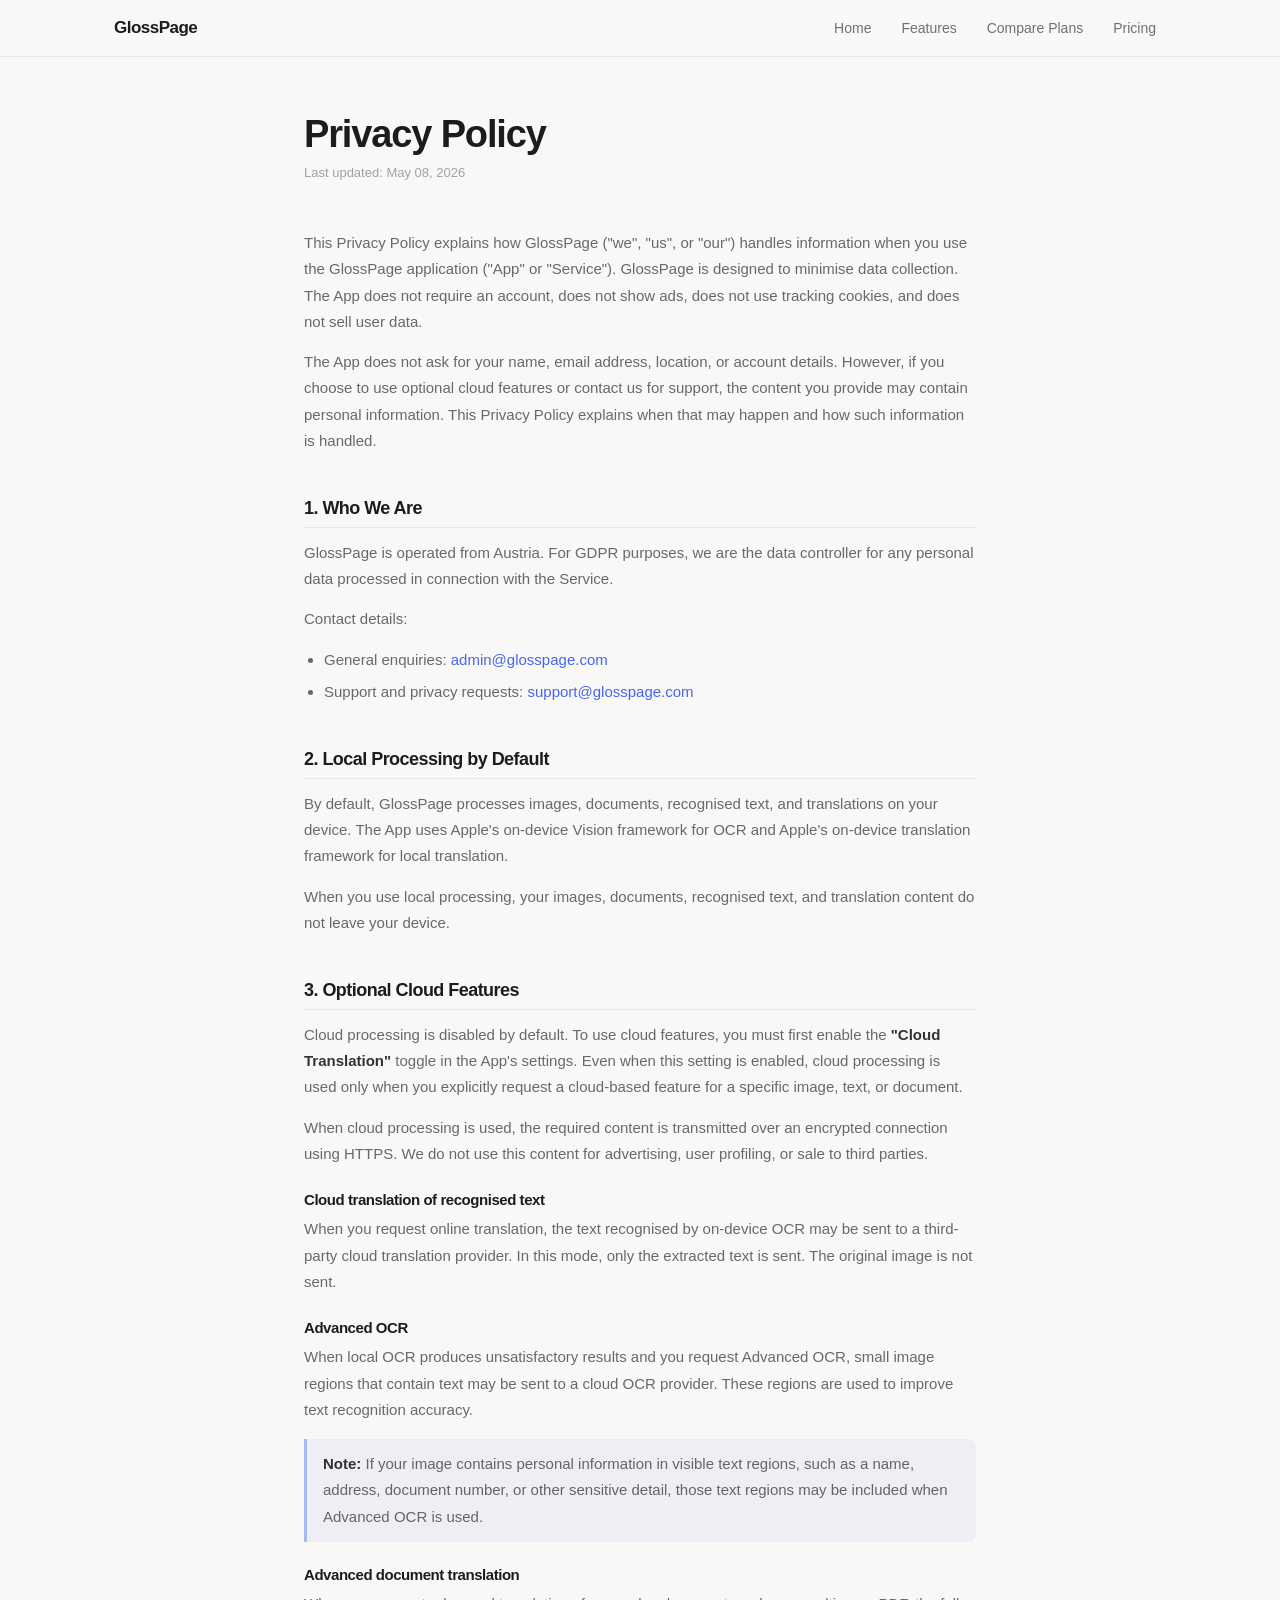
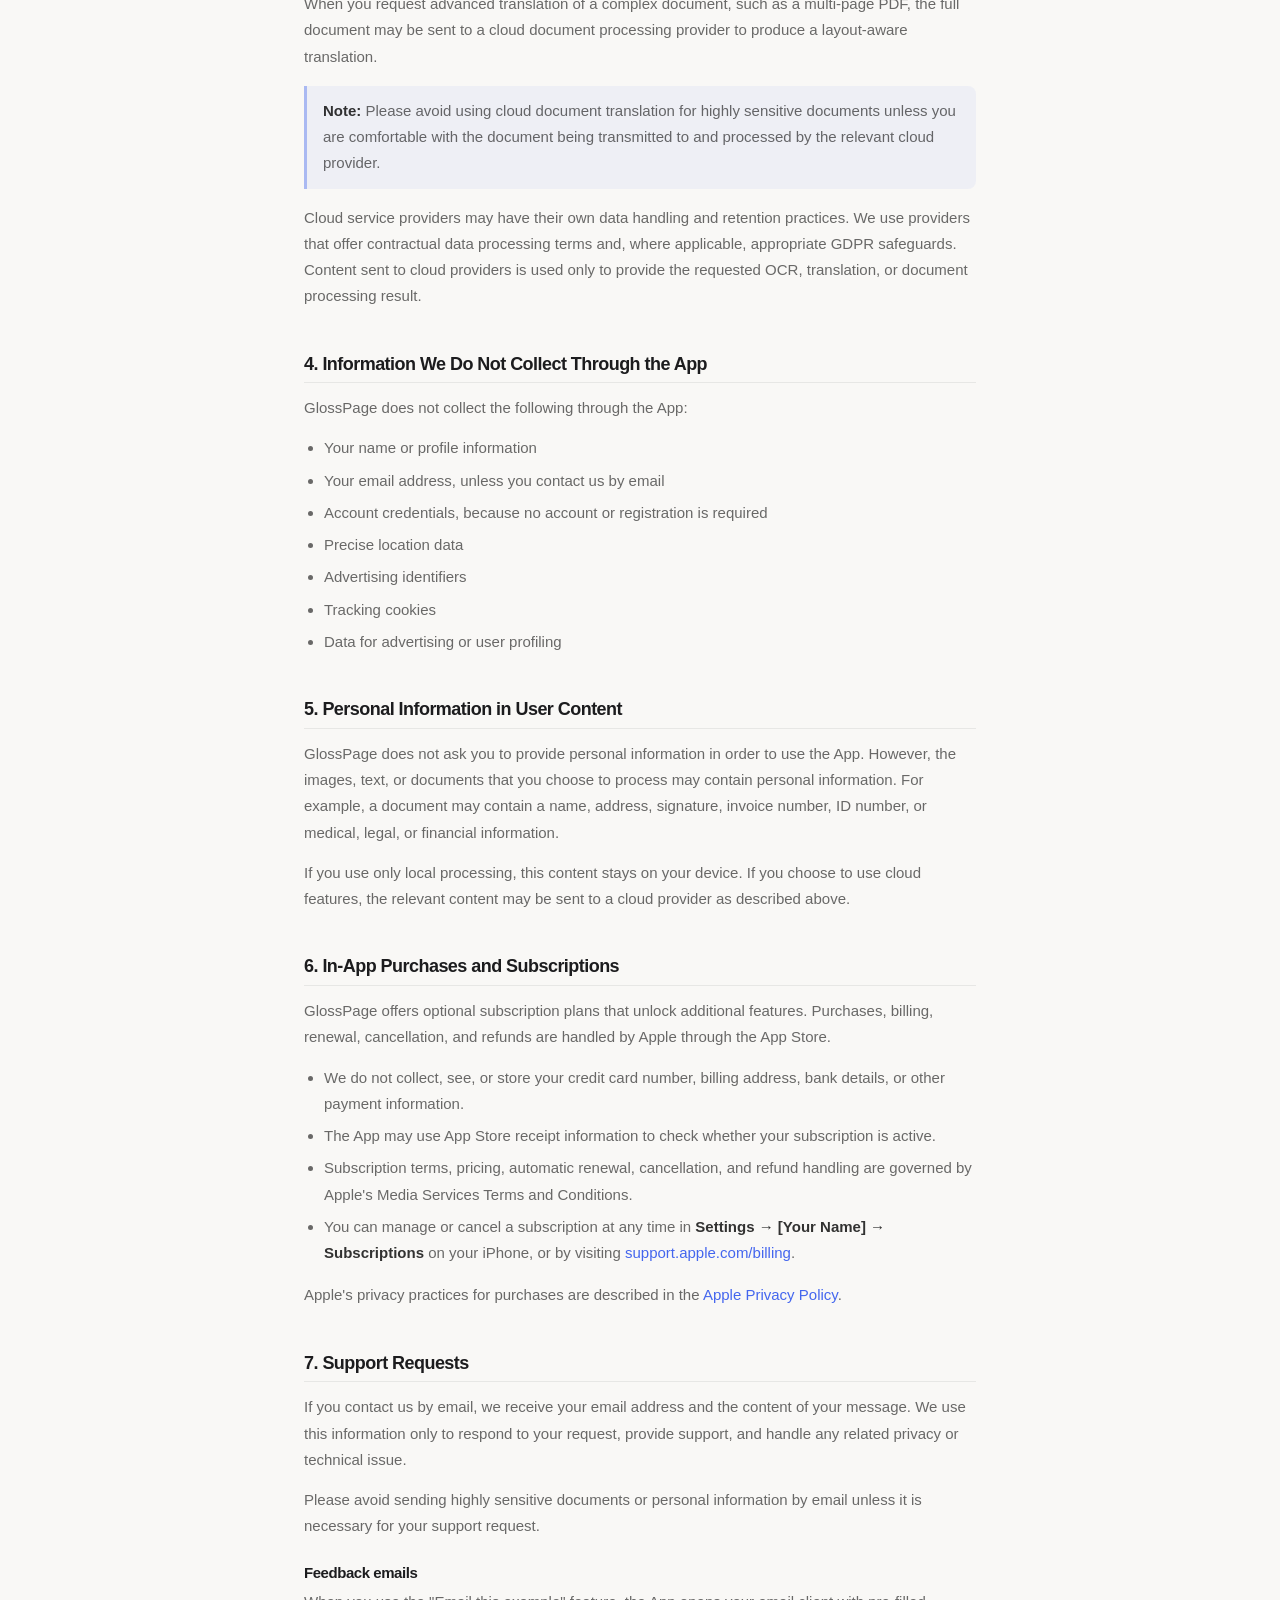
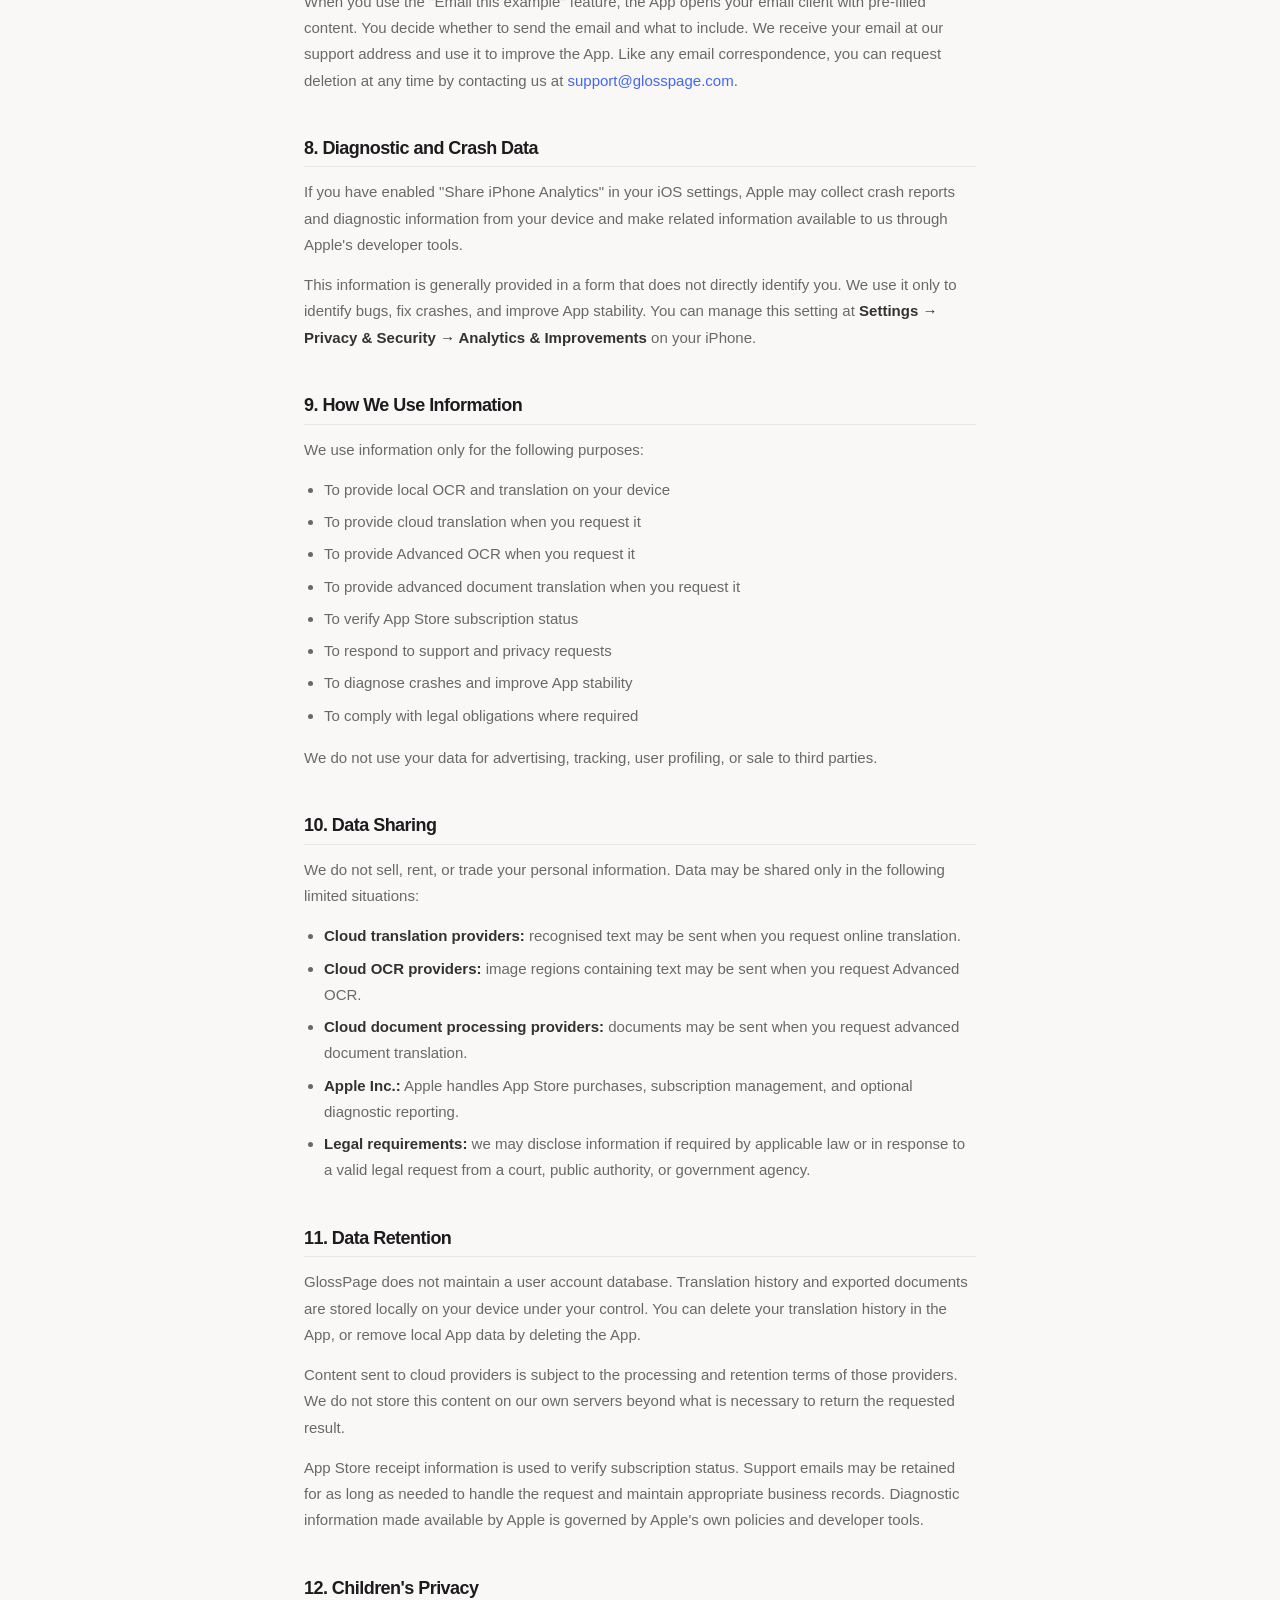
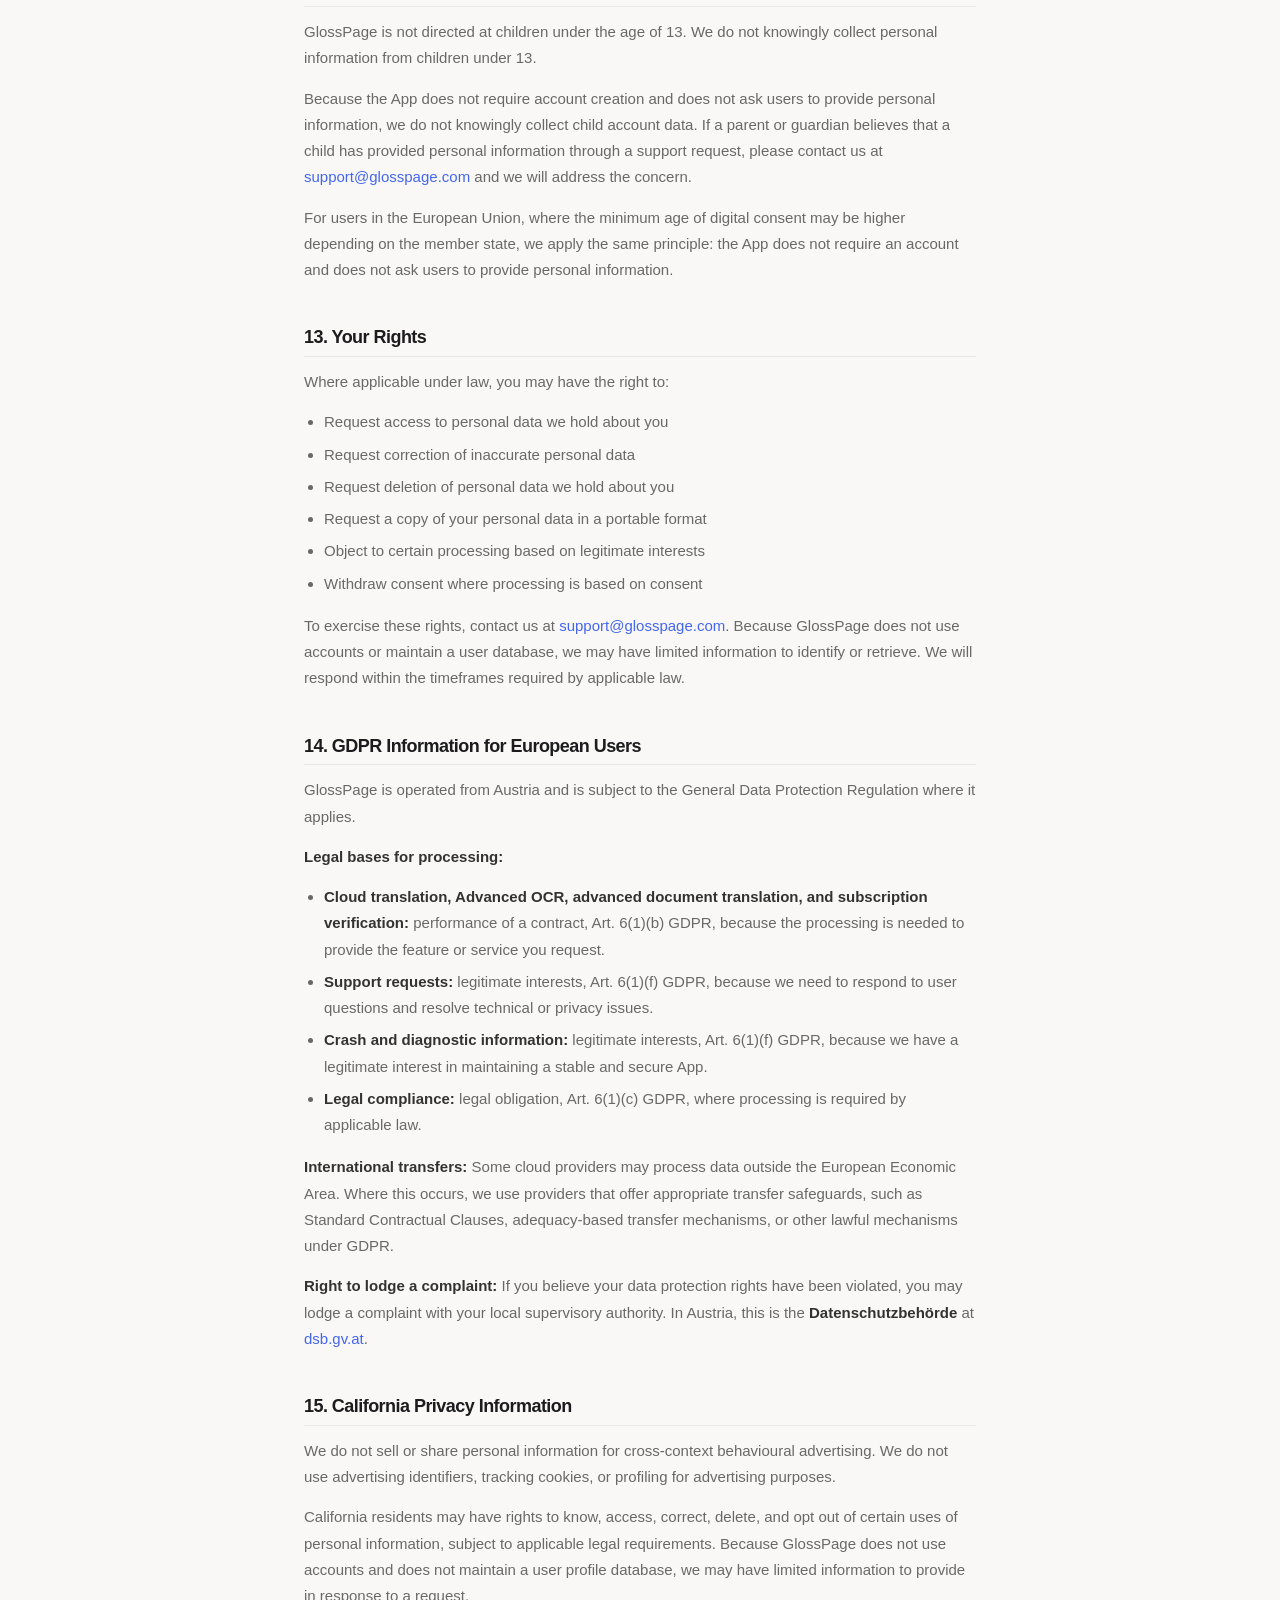
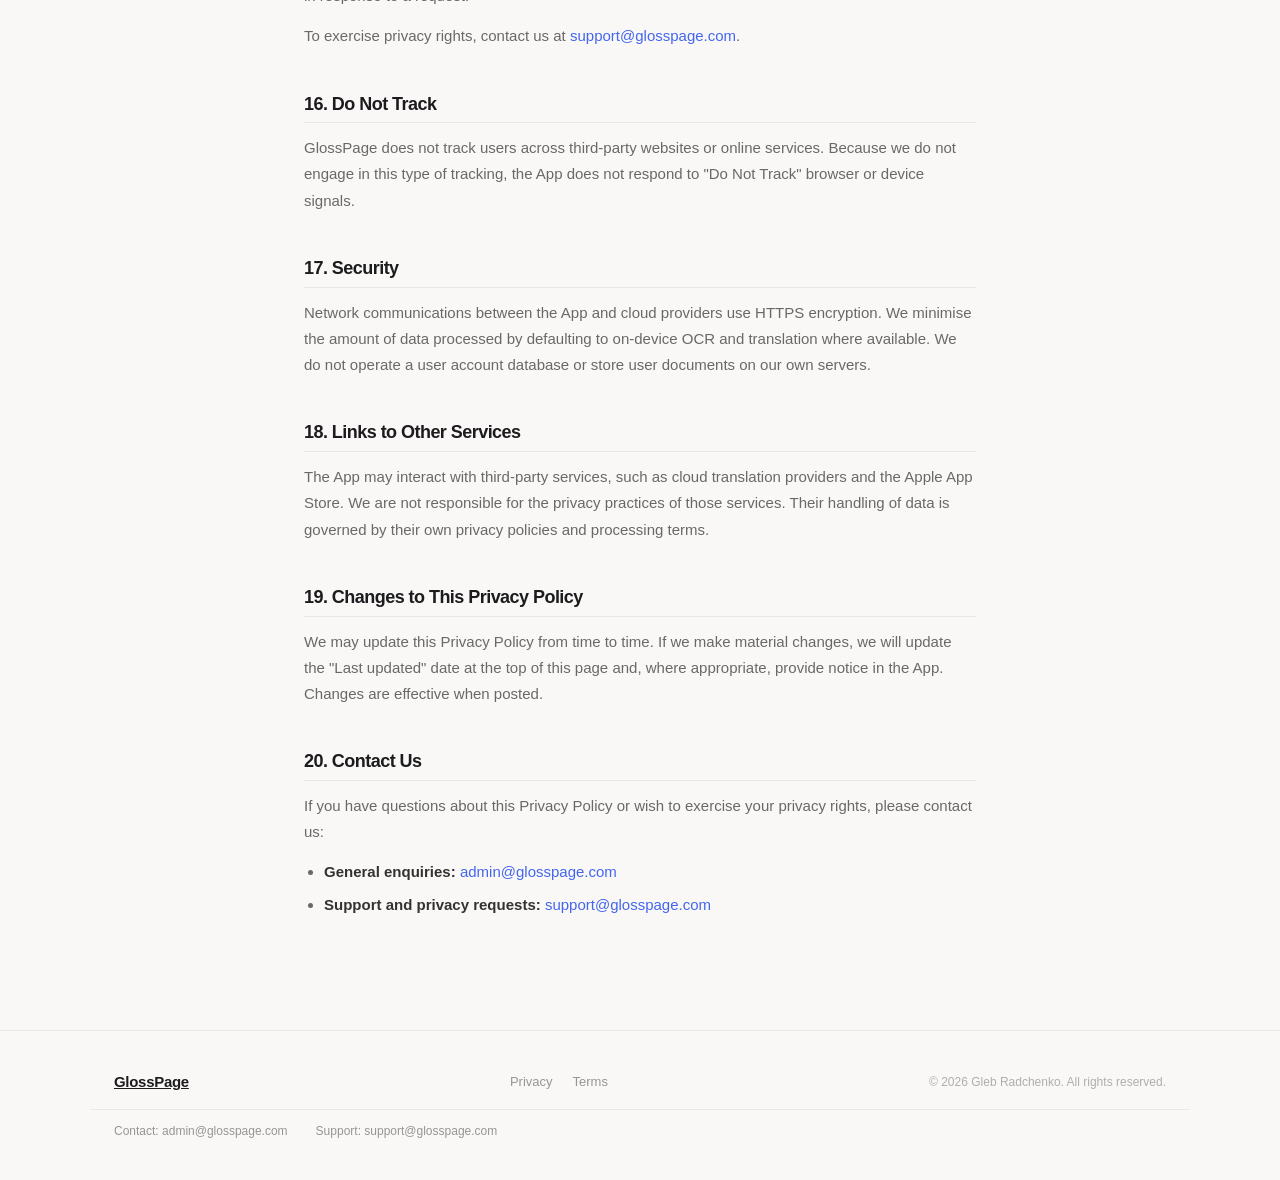
<file: privacy.html>
<!DOCTYPE html>
<html lang="en">
<head>
<meta charset="UTF-8">
<meta name="viewport" content="width=device-width, initial-scale=1.0">
<title>Privacy Policy — GlossPage</title>
<meta name="description" content="GlossPage Privacy Policy — how we handle data in the GlossPage translation app.">
<link rel="icon" href="img/glosspage-icon.png" type="image/png">
<link rel="stylesheet" href="styles.css">
</head>
<body>

<nav>
  <div class="nav-inner">
    <a href="index.html" class="nav-logo">GlossPage</a>
    <div class="nav-actions">
      <a href="index.html" class="nav-link">Home</a>
      <a href="index.html#features" class="nav-link">Features</a>
      <a href="plans.html" class="nav-link">Compare Plans</a>
      <a href="index.html#pricing" class="nav-link">Pricing</a>
    </div>
  </div>
</nav>

<main class="legal-page">
  <div class="legal-content">

    <h1>Privacy Policy</h1>
    <span class="meta">Last updated: May 08, 2026</span>

    <p>This Privacy Policy explains how GlossPage ("we", "us", or "our") handles information when you use the GlossPage application ("App" or "Service"). GlossPage is designed to minimise data collection. The App does not require an account, does not show ads, does not use tracking cookies, and does not sell user data.</p>

    <p>The App does not ask for your name, email address, location, or account details. However, if you choose to use optional cloud features or contact us for support, the content you provide may contain personal information. This Privacy Policy explains when that may happen and how such information is handled.</p>

    <h2>1. Who We Are</h2>
    <p>GlossPage is operated from Austria. For GDPR purposes, we are the data controller for any personal data processed in connection with the Service.</p>
    <p>Contact details:</p>
    <ul>
      <li>General enquiries: <a href="mailto:admin@glosspage.com">admin@glosspage.com</a></li>
      <li>Support and privacy requests: <a href="mailto:support@glosspage.com">support@glosspage.com</a></li>
    </ul>

    <h2>2. Local Processing by Default</h2>
    <p>By default, GlossPage processes images, documents, recognised text, and translations on your device. The App uses Apple's on-device Vision framework for OCR and Apple's on-device translation framework for local translation.</p>
    <p>When you use local processing, your images, documents, recognised text, and translation content do not leave your device.</p>

    <h2>3. Optional Cloud Features</h2>
    <p>Cloud processing is disabled by default. To use cloud features, you must first enable the <strong>"Cloud Translation"</strong> toggle in the App's settings. Even when this setting is enabled, cloud processing is used only when you explicitly request a cloud-based feature for a specific image, text, or document.</p>

    <p>When cloud processing is used, the required content is transmitted over an encrypted connection using HTTPS. We do not use this content for advertising, user profiling, or sale to third parties.</p>

    <h3>Cloud translation of recognised text</h3>
    <p>When you request online translation, the text recognised by on-device OCR may be sent to a third-party cloud translation provider. In this mode, only the extracted text is sent. The original image is not sent.</p>

    <h3>Advanced OCR</h3>
    <p>When local OCR produces unsatisfactory results and you request Advanced OCR, small image regions that contain text may be sent to a cloud OCR provider. These regions are used to improve text recognition accuracy.</p>

    <div class="notice">
      <p><strong>Note:</strong> If your image contains personal information in visible text regions, such as a name, address, document number, or other sensitive detail, those text regions may be included when Advanced OCR is used.</p>
    </div>

    <h3>Advanced document translation</h3>
    <p>When you request advanced translation of a complex document, such as a multi-page PDF, the full document may be sent to a cloud document processing provider to produce a layout-aware translation.</p>

    <div class="notice">
      <p><strong>Note:</strong> Please avoid using cloud document translation for highly sensitive documents unless you are comfortable with the document being transmitted to and processed by the relevant cloud provider.</p>
    </div>

    <p>Cloud service providers may have their own data handling and retention practices. We use providers that offer contractual data processing terms and, where applicable, appropriate GDPR safeguards. Content sent to cloud providers is used only to provide the requested OCR, translation, or document processing result.</p>

    <h2>4. Information We Do Not Collect Through the App</h2>
    <p>GlossPage does not collect the following through the App:</p>
    <ul>
      <li>Your name or profile information</li>
      <li>Your email address, unless you contact us by email</li>
      <li>Account credentials, because no account or registration is required</li>
      <li>Precise location data</li>
      <li>Advertising identifiers</li>
      <li>Tracking cookies</li>
      <li>Data for advertising or user profiling</li>
    </ul>

    <h2>5. Personal Information in User Content</h2>
    <p>GlossPage does not ask you to provide personal information in order to use the App. However, the images, text, or documents that you choose to process may contain personal information. For example, a document may contain a name, address, signature, invoice number, ID number, or medical, legal, or financial information.</p>
    <p>If you use only local processing, this content stays on your device. If you choose to use cloud features, the relevant content may be sent to a cloud provider as described above.</p>

    <h2>6. In-App Purchases and Subscriptions</h2>
    <p>GlossPage offers optional subscription plans that unlock additional features. Purchases, billing, renewal, cancellation, and refunds are handled by Apple through the App Store.</p>
    <ul>
      <li>We do not collect, see, or store your credit card number, billing address, bank details, or other payment information.</li>
      <li>The App may use App Store receipt information to check whether your subscription is active.</li>
      <li>Subscription terms, pricing, automatic renewal, cancellation, and refund handling are governed by Apple's Media Services Terms and Conditions.</li>
      <li>You can manage or cancel a subscription at any time in <strong>Settings → [Your Name] → Subscriptions</strong> on your iPhone, or by visiting <a href="https://support.apple.com/billing" target="_blank" rel="noopener">support.apple.com/billing</a>.</li>
    </ul>
    <p>Apple's privacy practices for purchases are described in the <a href="https://www.apple.com/legal/privacy/" target="_blank" rel="noopener">Apple Privacy Policy</a>.</p>

    <h2>7. Support Requests</h2>
    <p>If you contact us by email, we receive your email address and the content of your message. We use this information only to respond to your request, provide support, and handle any related privacy or technical issue.</p>
    <p>Please avoid sending highly sensitive documents or personal information by email unless it is necessary for your support request.</p>

    <h3>Feedback emails</h3>
    <p>When you use the "Email this example" feature, the App opens your email client with pre-filled content. You decide whether to send the email and what to include. We receive your email at our support address and use it to improve the App. Like any email correspondence, you can request deletion at any time by contacting us at <a href="mailto:support@glosspage.com">support@glosspage.com</a>.</p>

    <h2>8. Diagnostic and Crash Data</h2>
    <p>If you have enabled "Share iPhone Analytics" in your iOS settings, Apple may collect crash reports and diagnostic information from your device and make related information available to us through Apple's developer tools.</p>
    <p>This information is generally provided in a form that does not directly identify you. We use it only to identify bugs, fix crashes, and improve App stability. You can manage this setting at <strong>Settings → Privacy &amp; Security → Analytics &amp; Improvements</strong> on your iPhone.</p>

    <h2>9. How We Use Information</h2>
    <p>We use information only for the following purposes:</p>
    <ul>
      <li>To provide local OCR and translation on your device</li>
      <li>To provide cloud translation when you request it</li>
      <li>To provide Advanced OCR when you request it</li>
      <li>To provide advanced document translation when you request it</li>
      <li>To verify App Store subscription status</li>
      <li>To respond to support and privacy requests</li>
      <li>To diagnose crashes and improve App stability</li>
      <li>To comply with legal obligations where required</li>
    </ul>
    <p>We do not use your data for advertising, tracking, user profiling, or sale to third parties.</p>

    <h2>10. Data Sharing</h2>
    <p>We do not sell, rent, or trade your personal information. Data may be shared only in the following limited situations:</p>
    <ul>
      <li><strong>Cloud translation providers:</strong> recognised text may be sent when you request online translation.</li>
      <li><strong>Cloud OCR providers:</strong> image regions containing text may be sent when you request Advanced OCR.</li>
      <li><strong>Cloud document processing providers:</strong> documents may be sent when you request advanced document translation.</li>
      <li><strong>Apple Inc.:</strong> Apple handles App Store purchases, subscription management, and optional diagnostic reporting.</li>
      <li><strong>Legal requirements:</strong> we may disclose information if required by applicable law or in response to a valid legal request from a court, public authority, or government agency.</li>
    </ul>

    <h2>11. Data Retention</h2>
    <p>GlossPage does not maintain a user account database. Translation history and exported documents are stored locally on your device under your control. You can delete your translation history in the App, or remove local App data by deleting the App.</p>
    <p>Content sent to cloud providers is subject to the processing and retention terms of those providers. We do not store this content on our own servers beyond what is necessary to return the requested result.</p>
    <p>App Store receipt information is used to verify subscription status. Support emails may be retained for as long as needed to handle the request and maintain appropriate business records. Diagnostic information made available by Apple is governed by Apple's own policies and developer tools.</p>

    <h2>12. Children's Privacy</h2>
    <p>GlossPage is not directed at children under the age of 13. We do not knowingly collect personal information from children under 13.</p>
    <p>Because the App does not require account creation and does not ask users to provide personal information, we do not knowingly collect child account data. If a parent or guardian believes that a child has provided personal information through a support request, please contact us at <a href="mailto:support@glosspage.com">support@glosspage.com</a> and we will address the concern.</p>
    <p>For users in the European Union, where the minimum age of digital consent may be higher depending on the member state, we apply the same principle: the App does not require an account and does not ask users to provide personal information.</p>

    <h2>13. Your Rights</h2>
    <p>Where applicable under law, you may have the right to:</p>
    <ul>
      <li>Request access to personal data we hold about you</li>
      <li>Request correction of inaccurate personal data</li>
      <li>Request deletion of personal data we hold about you</li>
      <li>Request a copy of your personal data in a portable format</li>
      <li>Object to certain processing based on legitimate interests</li>
      <li>Withdraw consent where processing is based on consent</li>
    </ul>
    <p>To exercise these rights, contact us at <a href="mailto:support@glosspage.com">support@glosspage.com</a>. Because GlossPage does not use accounts or maintain a user database, we may have limited information to identify or retrieve. We will respond within the timeframes required by applicable law.</p>

    <h2>14. GDPR Information for European Users</h2>
    <p>GlossPage is operated from Austria and is subject to the General Data Protection Regulation where it applies.</p>

    <p><strong>Legal bases for processing:</strong></p>
    <ul>
      <li><strong>Cloud translation, Advanced OCR, advanced document translation, and subscription verification:</strong> performance of a contract, Art. 6(1)(b) GDPR, because the processing is needed to provide the feature or service you request.</li>
      <li><strong>Support requests:</strong> legitimate interests, Art. 6(1)(f) GDPR, because we need to respond to user questions and resolve technical or privacy issues.</li>
      <li><strong>Crash and diagnostic information:</strong> legitimate interests, Art. 6(1)(f) GDPR, because we have a legitimate interest in maintaining a stable and secure App.</li>
      <li><strong>Legal compliance:</strong> legal obligation, Art. 6(1)(c) GDPR, where processing is required by applicable law.</li>
    </ul>

    <p><strong>International transfers:</strong> Some cloud providers may process data outside the European Economic Area. Where this occurs, we use providers that offer appropriate transfer safeguards, such as Standard Contractual Clauses, adequacy-based transfer mechanisms, or other lawful mechanisms under GDPR.</p>

    <p><strong>Right to lodge a complaint:</strong> If you believe your data protection rights have been violated, you may lodge a complaint with your local supervisory authority. In Austria, this is the <strong>Datenschutzbehörde</strong> at <a href="https://www.dsb.gv.at" target="_blank" rel="noopener">dsb.gv.at</a>.</p>

    <h2>15. California Privacy Information</h2>
    <p>We do not sell or share personal information for cross-context behavioural advertising. We do not use advertising identifiers, tracking cookies, or profiling for advertising purposes.</p>
    <p>California residents may have rights to know, access, correct, delete, and opt out of certain uses of personal information, subject to applicable legal requirements. Because GlossPage does not use accounts and does not maintain a user profile database, we may have limited information to provide in response to a request.</p>
    <p>To exercise privacy rights, contact us at <a href="mailto:support@glosspage.com">support@glosspage.com</a>.</p>

    <h2>16. Do Not Track</h2>
    <p>GlossPage does not track users across third-party websites or online services. Because we do not engage in this type of tracking, the App does not respond to "Do Not Track" browser or device signals.</p>

    <h2>17. Security</h2>
    <p>Network communications between the App and cloud providers use HTTPS encryption. We minimise the amount of data processed by defaulting to on-device OCR and translation where available. We do not operate a user account database or store user documents on our own servers.</p>

    <h2>18. Links to Other Services</h2>
    <p>The App may interact with third-party services, such as cloud translation providers and the Apple App Store. We are not responsible for the privacy practices of those services. Their handling of data is governed by their own privacy policies and processing terms.</p>

    <h2>19. Changes to This Privacy Policy</h2>
    <p>We may update this Privacy Policy from time to time. If we make material changes, we will update the "Last updated" date at the top of this page and, where appropriate, provide notice in the App. Changes are effective when posted.</p>

    <h2>20. Contact Us</h2>
    <p>If you have questions about this Privacy Policy or wish to exercise your privacy rights, please contact us:</p>
    <ul>
      <li><strong>General enquiries:</strong> <a href="mailto:admin@glosspage.com">admin@glosspage.com</a></li>
      <li><strong>Support and privacy requests:</strong> <a href="mailto:support@glosspage.com">support@glosspage.com</a></li>
    </ul>

  </div>
</main>

<footer>
  <div class="footer-inner">
    <a href="index.html" class="footer-brand">GlossPage</a>
    <div class="footer-links">
      <a href="privacy.html">Privacy</a>
      <a href="terms.html">Terms</a>
    </div>
    <div class="footer-copy">© 2026 Gleb Radchenko. All rights reserved.</div>
  </div>
  <div class="footer-contacts">
    <span>Contact: <a href="mailto:admin@glosspage.com">admin@glosspage.com</a></span>
    <span>Support: <a href="mailto:support@glosspage.com">support@glosspage.com</a></span>
  </div>
</footer>

</body>
</html>
</file>
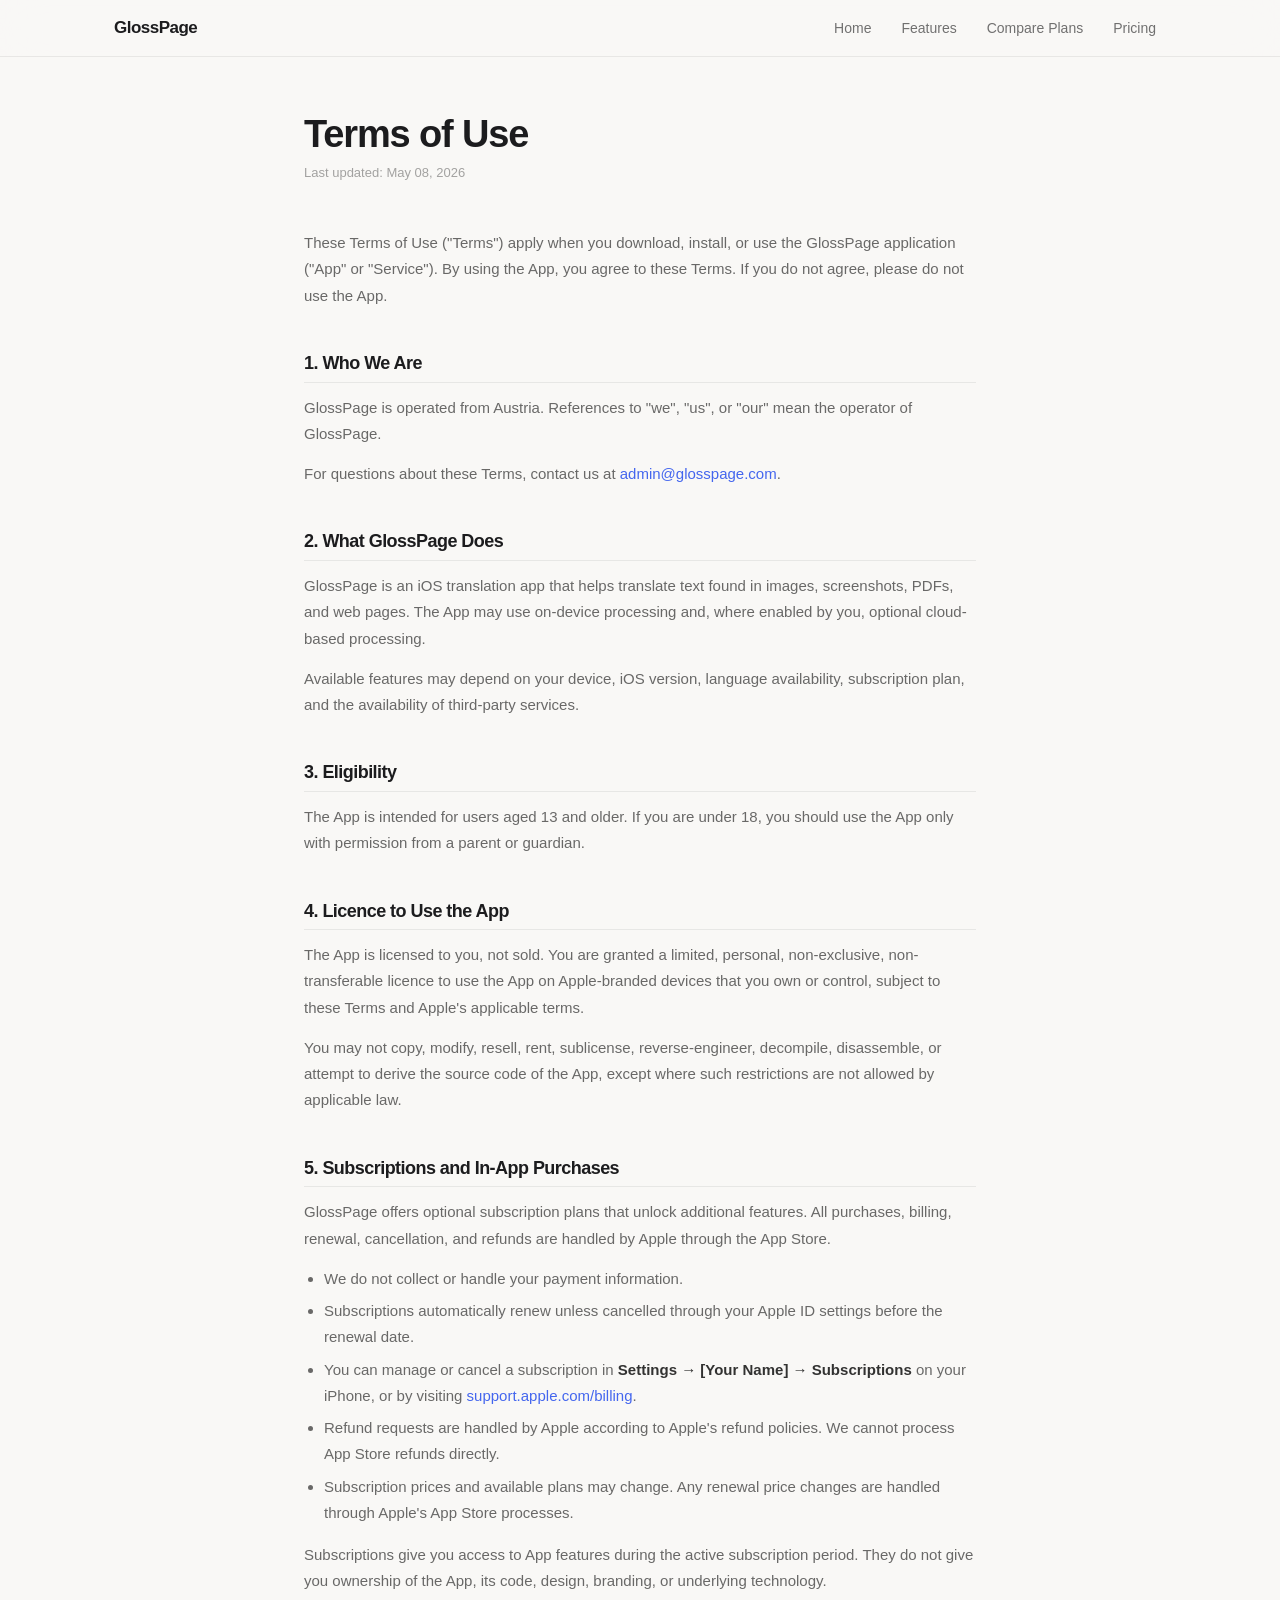
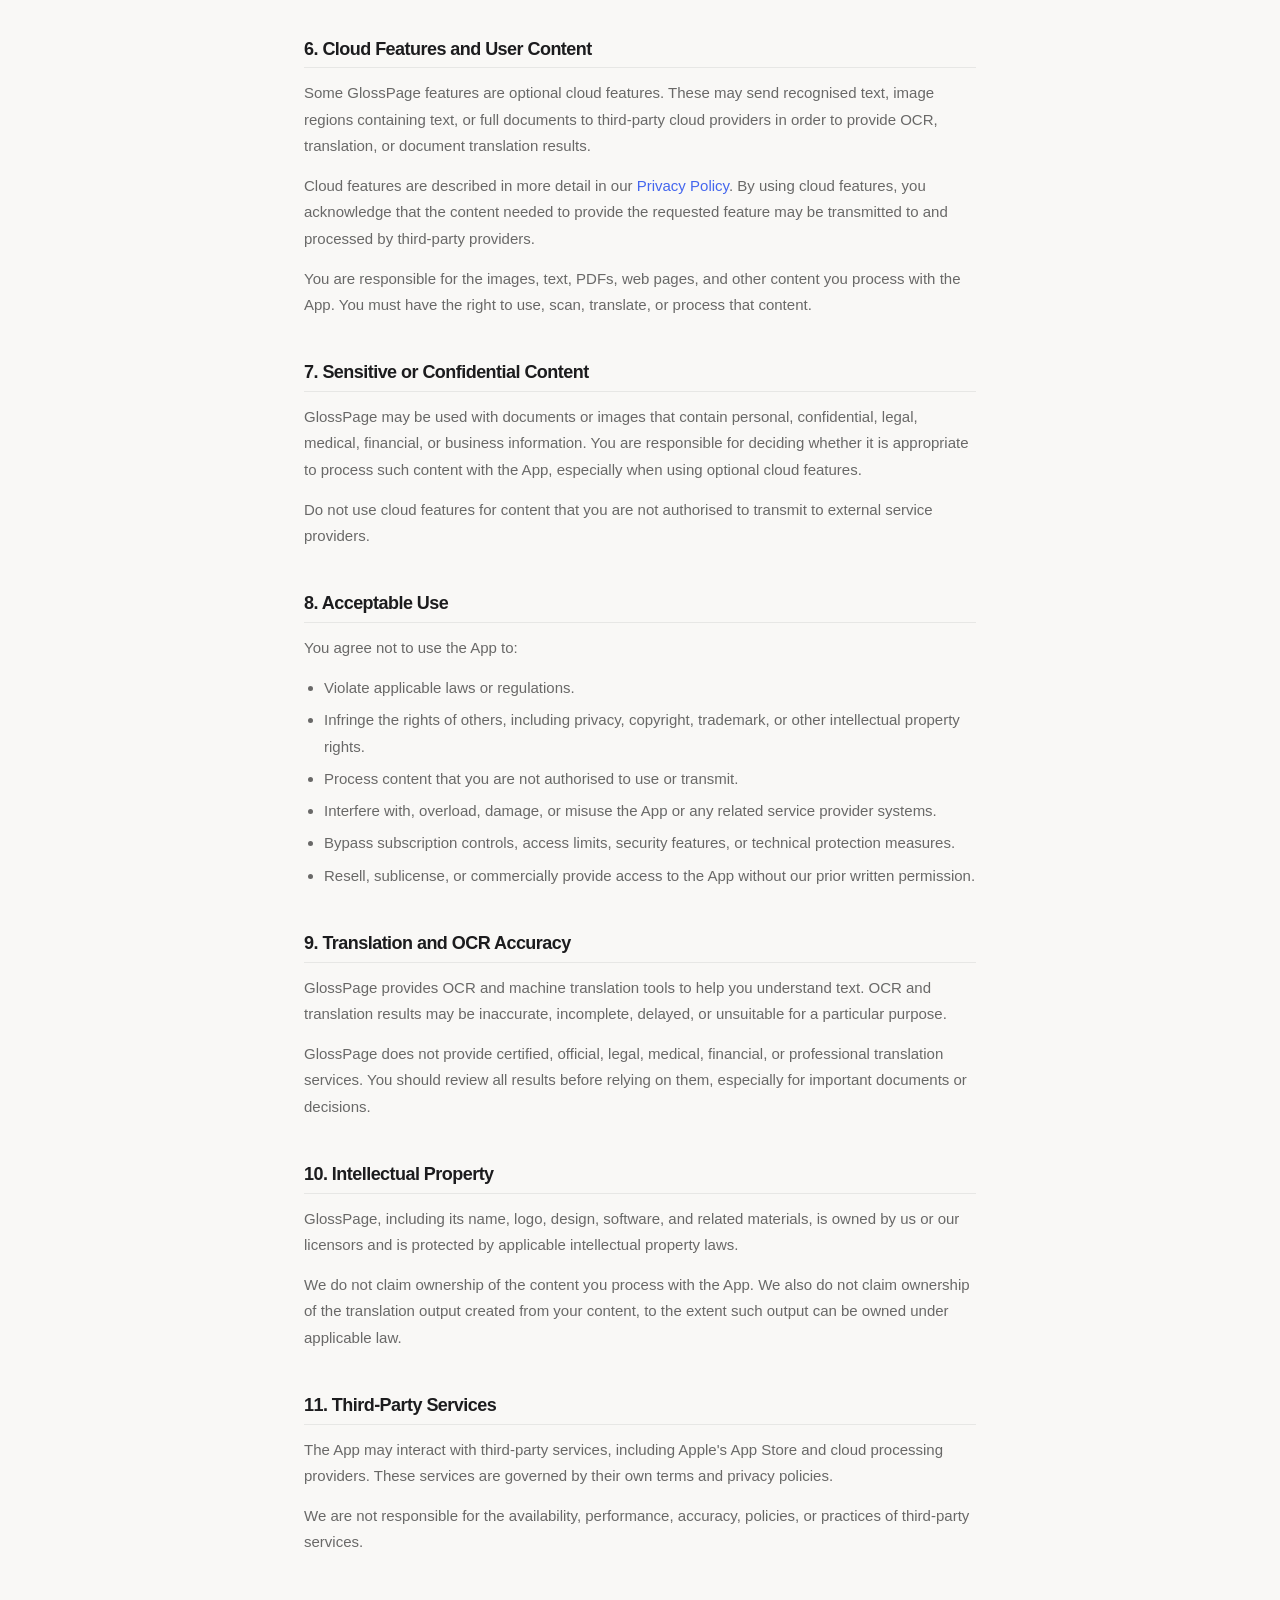
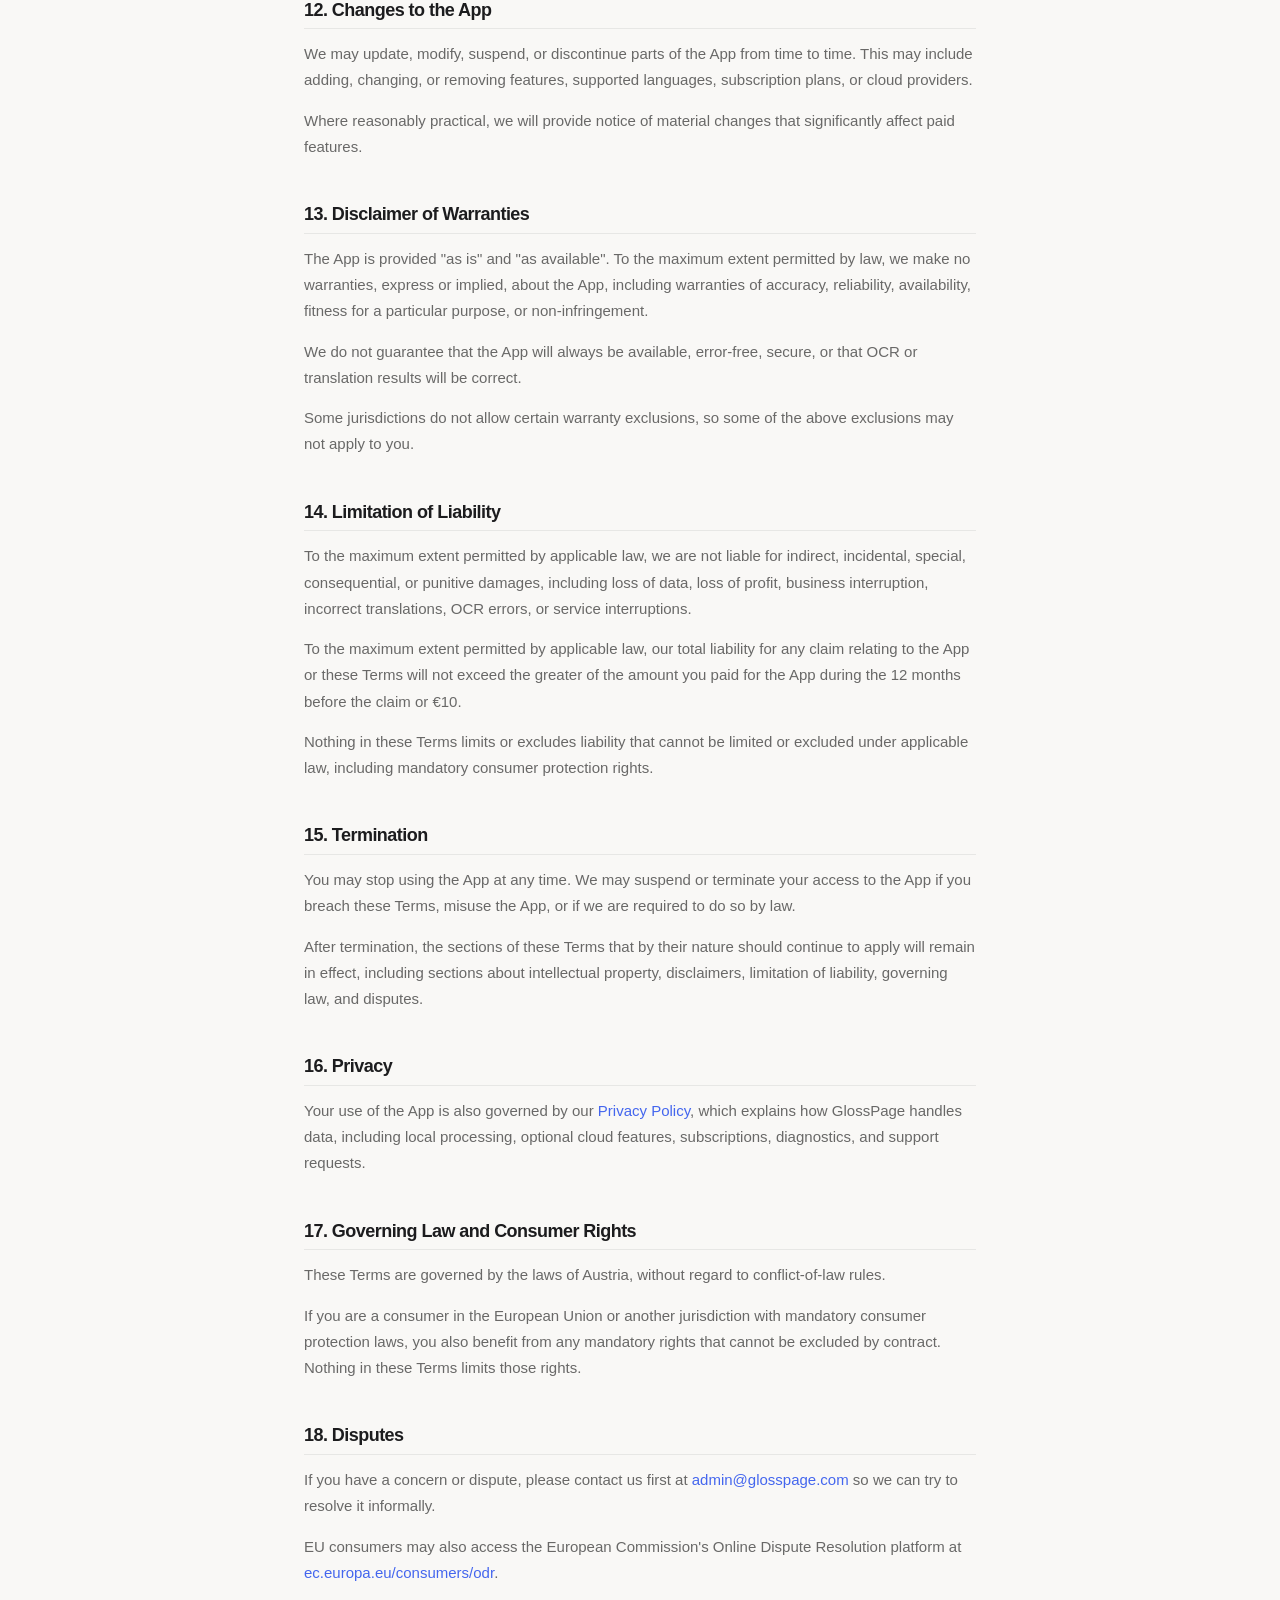
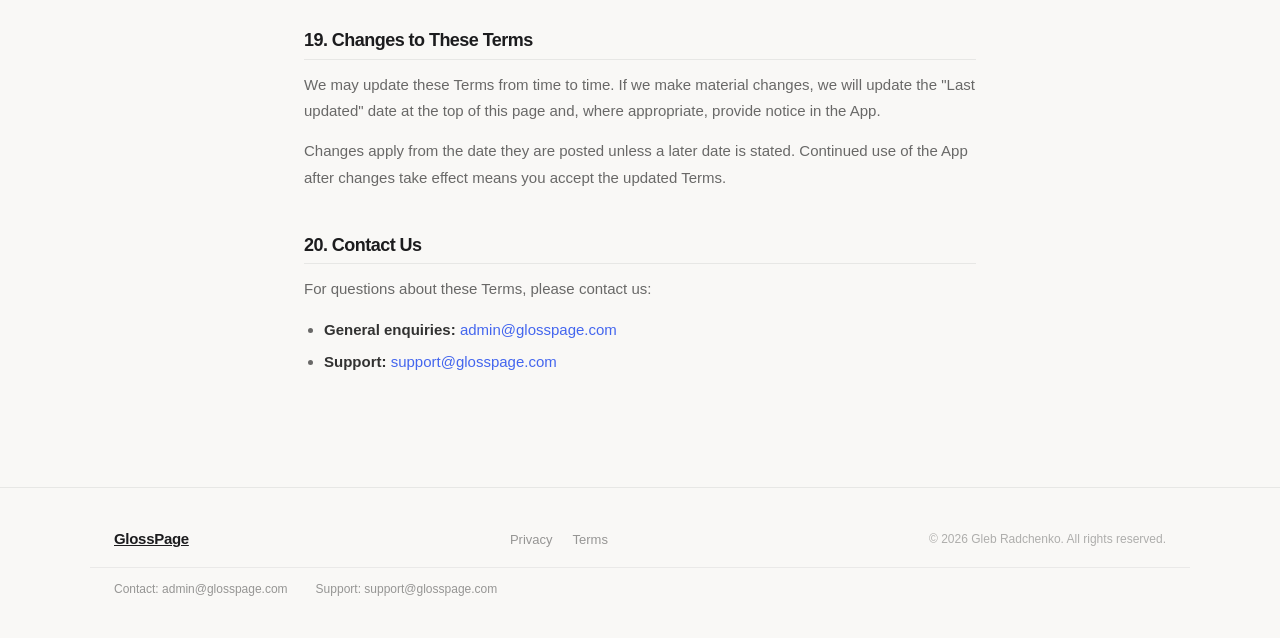
<file: terms.html>
<!DOCTYPE html>
<html lang="en">
<head>
<meta charset="UTF-8">
<meta name="viewport" content="width=device-width, initial-scale=1.0">
<title>Terms of Use — GlossPage</title>
<meta name="description" content="GlossPage Terms of Use — the rules that apply when you use the GlossPage translation app.">
<link rel="icon" href="img/glosspage-icon.png" type="image/png">
<link rel="stylesheet" href="styles.css">
</head>
<body>

<nav>
  <div class="nav-inner">
    <a href="index.html" class="nav-logo">GlossPage</a>
    <div class="nav-actions">
      <a href="index.html" class="nav-link">Home</a>
      <a href="index.html#features" class="nav-link">Features</a>
      <a href="plans.html" class="nav-link">Compare Plans</a>
      <a href="index.html#pricing" class="nav-link">Pricing</a>
    </div>
  </div>
</nav>

<main class="legal-page">
  <div class="legal-content">

    <h1>Terms of Use</h1>
    <span class="meta">Last updated: May 08, 2026</span>

    <p>These Terms of Use ("Terms") apply when you download, install, or use the GlossPage application ("App" or "Service"). By using the App, you agree to these Terms. If you do not agree, please do not use the App.</p>

    <h2>1. Who We Are</h2>
    <p>GlossPage is operated from Austria. References to "we", "us", or "our" mean the operator of GlossPage.</p>
    <p>For questions about these Terms, contact us at <a href="mailto:admin@glosspage.com">admin@glosspage.com</a>.</p>

    <h2>2. What GlossPage Does</h2>
    <p>GlossPage is an iOS translation app that helps translate text found in images, screenshots, PDFs, and web pages. The App may use on-device processing and, where enabled by you, optional cloud-based processing.</p>
    <p>Available features may depend on your device, iOS version, language availability, subscription plan, and the availability of third-party services.</p>

    <h2>3. Eligibility</h2>
    <p>The App is intended for users aged 13 and older. If you are under 18, you should use the App only with permission from a parent or guardian.</p>

    <h2>4. Licence to Use the App</h2>
    <p>The App is licensed to you, not sold. You are granted a limited, personal, non-exclusive, non-transferable licence to use the App on Apple-branded devices that you own or control, subject to these Terms and Apple's applicable terms.</p>
    <p>You may not copy, modify, resell, rent, sublicense, reverse-engineer, decompile, disassemble, or attempt to derive the source code of the App, except where such restrictions are not allowed by applicable law.</p>

    <h2>5. Subscriptions and In-App Purchases</h2>
    <p>GlossPage offers optional subscription plans that unlock additional features. All purchases, billing, renewal, cancellation, and refunds are handled by Apple through the App Store.</p>
    <ul>
      <li>We do not collect or handle your payment information.</li>
      <li>Subscriptions automatically renew unless cancelled through your Apple ID settings before the renewal date.</li>
      <li>You can manage or cancel a subscription in <strong>Settings → [Your Name] → Subscriptions</strong> on your iPhone, or by visiting <a href="https://support.apple.com/billing" target="_blank" rel="noopener">support.apple.com/billing</a>.</li>
      <li>Refund requests are handled by Apple according to Apple's refund policies. We cannot process App Store refunds directly.</li>
      <li>Subscription prices and available plans may change. Any renewal price changes are handled through Apple's App Store processes.</li>
    </ul>
    <p>Subscriptions give you access to App features during the active subscription period. They do not give you ownership of the App, its code, design, branding, or underlying technology.</p>

    <h2>6. Cloud Features and User Content</h2>
    <p>Some GlossPage features are optional cloud features. These may send recognised text, image regions containing text, or full documents to third-party cloud providers in order to provide OCR, translation, or document translation results.</p>
    <p>Cloud features are described in more detail in our <a href="privacy.html">Privacy Policy</a>. By using cloud features, you acknowledge that the content needed to provide the requested feature may be transmitted to and processed by third-party providers.</p>
    <p>You are responsible for the images, text, PDFs, web pages, and other content you process with the App. You must have the right to use, scan, translate, or process that content.</p>

    <h2>7. Sensitive or Confidential Content</h2>
    <p>GlossPage may be used with documents or images that contain personal, confidential, legal, medical, financial, or business information. You are responsible for deciding whether it is appropriate to process such content with the App, especially when using optional cloud features.</p>
    <p>Do not use cloud features for content that you are not authorised to transmit to external service providers.</p>

    <h2>8. Acceptable Use</h2>
    <p>You agree not to use the App to:</p>
    <ul>
      <li>Violate applicable laws or regulations.</li>
      <li>Infringe the rights of others, including privacy, copyright, trademark, or other intellectual property rights.</li>
      <li>Process content that you are not authorised to use or transmit.</li>
      <li>Interfere with, overload, damage, or misuse the App or any related service provider systems.</li>
      <li>Bypass subscription controls, access limits, security features, or technical protection measures.</li>
      <li>Resell, sublicense, or commercially provide access to the App without our prior written permission.</li>
    </ul>

    <h2>9. Translation and OCR Accuracy</h2>
    <p>GlossPage provides OCR and machine translation tools to help you understand text. OCR and translation results may be inaccurate, incomplete, delayed, or unsuitable for a particular purpose.</p>
    <p>GlossPage does not provide certified, official, legal, medical, financial, or professional translation services. You should review all results before relying on them, especially for important documents or decisions.</p>

    <h2>10. Intellectual Property</h2>
    <p>GlossPage, including its name, logo, design, software, and related materials, is owned by us or our licensors and is protected by applicable intellectual property laws.</p>
    <p>We do not claim ownership of the content you process with the App. We also do not claim ownership of the translation output created from your content, to the extent such output can be owned under applicable law.</p>

    <h2>11. Third-Party Services</h2>
    <p>The App may interact with third-party services, including Apple's App Store and cloud processing providers. These services are governed by their own terms and privacy policies.</p>
    <p>We are not responsible for the availability, performance, accuracy, policies, or practices of third-party services.</p>

    <h2>12. Changes to the App</h2>
    <p>We may update, modify, suspend, or discontinue parts of the App from time to time. This may include adding, changing, or removing features, supported languages, subscription plans, or cloud providers.</p>
    <p>Where reasonably practical, we will provide notice of material changes that significantly affect paid features.</p>

    <h2>13. Disclaimer of Warranties</h2>
    <p>The App is provided "as is" and "as available". To the maximum extent permitted by law, we make no warranties, express or implied, about the App, including warranties of accuracy, reliability, availability, fitness for a particular purpose, or non-infringement.</p>
    <p>We do not guarantee that the App will always be available, error-free, secure, or that OCR or translation results will be correct.</p>
    <p>Some jurisdictions do not allow certain warranty exclusions, so some of the above exclusions may not apply to you.</p>

    <h2>14. Limitation of Liability</h2>
    <p>To the maximum extent permitted by applicable law, we are not liable for indirect, incidental, special, consequential, or punitive damages, including loss of data, loss of profit, business interruption, incorrect translations, OCR errors, or service interruptions.</p>
    <p>To the maximum extent permitted by applicable law, our total liability for any claim relating to the App or these Terms will not exceed the greater of the amount you paid for the App during the 12 months before the claim or €10.</p>
    <p>Nothing in these Terms limits or excludes liability that cannot be limited or excluded under applicable law, including mandatory consumer protection rights.</p>

    <h2>15. Termination</h2>
    <p>You may stop using the App at any time. We may suspend or terminate your access to the App if you breach these Terms, misuse the App, or if we are required to do so by law.</p>
    <p>After termination, the sections of these Terms that by their nature should continue to apply will remain in effect, including sections about intellectual property, disclaimers, limitation of liability, governing law, and disputes.</p>

    <h2>16. Privacy</h2>
    <p>Your use of the App is also governed by our <a href="privacy.html">Privacy Policy</a>, which explains how GlossPage handles data, including local processing, optional cloud features, subscriptions, diagnostics, and support requests.</p>

    <h2>17. Governing Law and Consumer Rights</h2>
    <p>These Terms are governed by the laws of Austria, without regard to conflict-of-law rules.</p>
    <p>If you are a consumer in the European Union or another jurisdiction with mandatory consumer protection laws, you also benefit from any mandatory rights that cannot be excluded by contract. Nothing in these Terms limits those rights.</p>

    <h2>18. Disputes</h2>
    <p>If you have a concern or dispute, please contact us first at <a href="mailto:admin@glosspage.com">admin@glosspage.com</a> so we can try to resolve it informally.</p>
    <p>EU consumers may also access the European Commission's Online Dispute Resolution platform at <a href="https://ec.europa.eu/consumers/odr/" target="_blank" rel="noopener">ec.europa.eu/consumers/odr</a>.</p>

    <h2>19. Changes to These Terms</h2>
    <p>We may update these Terms from time to time. If we make material changes, we will update the "Last updated" date at the top of this page and, where appropriate, provide notice in the App.</p>
    <p>Changes apply from the date they are posted unless a later date is stated. Continued use of the App after changes take effect means you accept the updated Terms.</p>

    <h2>20. Contact Us</h2>
    <p>For questions about these Terms, please contact us:</p>
    <ul>
      <li><strong>General enquiries:</strong> <a href="mailto:admin@glosspage.com">admin@glosspage.com</a></li>
      <li><strong>Support:</strong> <a href="mailto:support@glosspage.com">support@glosspage.com</a></li>
    </ul>

  </div>
</main>

<footer>
  <div class="footer-inner">
    <a href="index.html" class="footer-brand">GlossPage</a>
    <div class="footer-links">
      <a href="privacy.html">Privacy</a>
      <a href="terms.html">Terms</a>
    </div>
    <div class="footer-copy">© 2026 Gleb Radchenko. All rights reserved.</div>
  </div>
  <div class="footer-contacts">
    <span>Contact: <a href="mailto:admin@glosspage.com">admin@glosspage.com</a></span>
    <span>Support: <a href="mailto:support@glosspage.com">support@glosspage.com</a></span>
  </div>
</footer>

</body>
</html>
</file>
<file: styles.css>
/* ── Reset & base ── */
*, *::before, *::after { box-sizing: border-box; margin: 0; padding: 0; }
html { scroll-behavior: smooth; }
body {
  font-family: -apple-system, BlinkMacSystemFont, "SF Pro Text", "Helvetica Neue", sans-serif;
  background: #f9f8f6;
  color: #1c1c1e;
  -webkit-font-smoothing: antialiased;
  line-height: 1.5;
}

/* ── Typography ── */
h1, h2, h3 { letter-spacing: -0.03em; line-height: 1.15; font-weight: 700; }
p { color: rgba(0,0,0,0.55); }

/* ── Layout ── */
.container { max-width: 1100px; margin: 0 auto; padding: 0 24px; }
.container--narrow { max-width: 760px; margin: 0 auto; padding: 0 24px; }

/* ── Buttons ── */
.btn {
  display: inline-flex; align-items: center; gap: 8px;
  padding: 13px 22px; border-radius: 50px;
  font-size: 15px; font-weight: 590; text-decoration: none;
  transition: opacity 0.15s, transform 0.1s;
  cursor: pointer; white-space: nowrap;
}
.btn:active { transform: scale(0.97); }
.btn--primary {
  background: #1c1c1e; color: #fff;
  box-shadow: 0 2px 12px rgba(0,0,0,0.18);
}
.btn--primary:hover { opacity: 0.88; }
.btn--outline {
  background: transparent; color: #1c1c1e;
  border: 1.5px solid rgba(0,0,0,0.18);
}
.btn--outline:hover { background: rgba(0,0,0,0.04); }
.btn--pro {
  background: linear-gradient(135deg, #F5A623, #FF6B35);
  color: #fff;
  box-shadow: 0 4px 20px rgba(245,166,35,0.3);
}
.btn--pro:hover { opacity: 0.9; }

/* ── Nav ── */
nav {
  position: sticky; top: 0; z-index: 100;
  background: rgba(249,248,246,0.88);
  backdrop-filter: blur(20px);
  -webkit-backdrop-filter: blur(20px);
  border-bottom: 0.5px solid rgba(0,0,0,0.07);
}
.nav-inner {
  display: flex; align-items: center; justify-content: space-between;
  height: 56px;
  max-width: 1100px; margin: 0 auto; padding: 0 24px;
}
.nav-logo {
  font-size: 17px; font-weight: 700; color: #1c1c1e;
  text-decoration: none; letter-spacing: -0.03em;
}
.nav-actions { display: flex; align-items: center; gap: 10px; }
.nav-link {
  font-size: 14px; font-weight: 500; color: rgba(0,0,0,0.55);
  text-decoration: none; padding: 6px 10px; border-radius: 8px;
  transition: color 0.15s;
}
.nav-link:hover { color: #1c1c1e; }

/* ── Hero ── */
.hero {
  padding: 96px 0 80px;
  text-align: center;
}
.hero-eyebrow {
  display: inline-block;
  font-size: 13px; font-weight: 600; letter-spacing: 0.04em;
  text-transform: uppercase; color: rgba(0,0,0,0.4);
  margin-bottom: 22px;
}
.hero h1 {
  font-size: clamp(38px, 6vw, 68px);
  color: #1c1c1e; margin-bottom: 20px;
  max-width: 820px; margin-left: auto; margin-right: auto;
}
.hero h1 em {
  font-style: normal;
  background: linear-gradient(135deg, #F5A623 0%, #FF6B35 100%);
  -webkit-background-clip: text; -webkit-text-fill-color: transparent;
  background-clip: text;
}
.hero-sub {
  font-size: 18px; color: rgba(0,0,0,0.5); max-width: 540px;
  margin: 0 auto 36px; line-height: 1.6;
}
.hero-ctas { display: flex; align-items: center; justify-content: center; gap: 12px; flex-wrap: wrap; }
.hero-note {
  margin-top: 16px;
  font-size: 12.5px; color: rgba(0,0,0,0.35);
}

/* ── App Store badge ── */
.appstore-badge {
  display: inline-flex; align-items: center; gap: 10px;
  background: #1c1c1e; color: #fff; border-radius: 14px;
  padding: 10px 18px; text-decoration: none;
  transition: opacity 0.15s, transform 0.1s;
}
.appstore-badge:hover { opacity: 0.88; }
.appstore-badge:active { transform: scale(0.97); }
.appstore-badge-text { display: flex; flex-direction: column; }
.appstore-badge-sub { font-size: 10px; font-weight: 400; opacity: 0.7; letter-spacing: 0.02em; }
.appstore-badge-name { font-size: 16px; font-weight: 700; letter-spacing: -0.02em; margin-top: -1px; }

/* ── Hero visual ── */
.hero-visual {
  margin-top: 64px;
  position: relative;
  display: flex; justify-content: center;
}
.phone-mockup {
  width: 260px; position: relative;
  filter: drop-shadow(0 32px 64px rgba(0,0,0,0.16)) drop-shadow(0 4px 12px rgba(0,0,0,0.1));
}
.phone-mockup-shadow {
  position: absolute; bottom: -24px; left: 50%;
  transform: translateX(-50%);
  width: 160px; height: 24px;
  background: radial-gradient(ellipse, rgba(0,0,0,0.18) 0%, transparent 70%);
  pointer-events: none;
}

/* ── Phone shell (use-case demos) ── */
.case-label {
  font-size: 11px; font-weight: 600; letter-spacing: 0.05em;
  text-transform: uppercase; color: rgba(0,0,0,0.38);
  display: flex; align-items: center; gap: 6px;
  white-space: nowrap;
}
.phone-shell {
  position: relative; width: 275px; height: 593px;
  border-radius: 46px; overflow: hidden;
  box-shadow: 0 36px 80px rgba(0,0,0,0.2), 0 0 0 1px rgba(0,0,0,0.11);
  flex-shrink: 0;
}
.dyn-island {
  position: absolute; top: 14px; left: 50%; transform: translateX(-50%);
  width: 110px; height: 20px; border-radius: 10px;
  background: #1c1c1e; z-index: 20;
}
.home-bar {
  position: absolute; bottom: 10px; left: 50%; transform: translateX(-50%);
  width: 120px; height: 5px; border-radius: 3px; z-index: 20;
}
.phone-placeholder-shell {
  background: repeating-linear-gradient(
    45deg,
    rgba(0,0,0,0.03) 0px, rgba(0,0,0,0.03) 1px,
    transparent 1px, transparent 8px
  );
  border: 1.5px dashed rgba(0,0,0,0.12);
  box-shadow: none;
}
.soon-pill {
  font-size: 10px; font-weight: 650; letter-spacing: 0.04em;
  background: rgba(0,0,0,0.07); color: rgba(0,0,0,0.4);
  padding: 2px 7px; border-radius: 50px; text-transform: uppercase;
}

/* ── Section ── */
.section { padding: 88px 0; }
.section + .section { border-top: 0.5px solid rgba(0,0,0,0.06); }
.section-label {
  font-size: 12px; font-weight: 600; letter-spacing: 0.06em;
  text-transform: uppercase; color: rgba(0,0,0,0.35);
  margin-bottom: 14px;
}
.section h2 {
  font-size: clamp(28px, 4vw, 44px); color: #1c1c1e; margin-bottom: 16px;
}
.section-sub {
  font-size: 17px; color: rgba(0,0,0,0.5); line-height: 1.65;
  max-width: 520px;
}
.compare-plans-link {
  display: inline-flex;
  align-items: center;
  margin-top: 22px;
  color: #cc7a10;
  font-size: 14px;
  font-weight: 650;
  text-decoration: none;
}
.compare-plans-link:hover { text-decoration: underline; }

/* ── Feature grid ── */
.feature-grid {
  display: grid;
  grid-template-columns: repeat(auto-fit, minmax(260px, 1fr));
  gap: 16px; margin-top: 52px;
}
.feature-card {
  background: rgba(255,255,255,0.7);
  border: 0.5px solid rgba(0,0,0,0.07);
  border-radius: 20px;
  padding: 28px 26px;
  box-shadow: 0 2px 12px rgba(0,0,0,0.05);
}
.feature-icon {
  width: 42px; height: 42px; border-radius: 12px;
  display: flex; align-items: center; justify-content: center;
  margin-bottom: 18px;
  background: rgba(0,0,0,0.05);
}
.feature-icon svg { width: 22px; height: 22px; }
.feature-card h3 {
  font-size: 16px; font-weight: 650; color: #1c1c1e; margin-bottom: 8px;
}
.feature-card p { font-size: 14px; line-height: 1.6; }
.feature-badge {
  display: inline-block; margin-top: 12px;
  font-size: 11px; font-weight: 600; letter-spacing: 0.03em;
  padding: 3px 9px; border-radius: 50px;
}
.badge-free { background: rgba(0,180,100,0.1); color: rgba(0,140,70,1); }
.badge-pro { background: rgba(245,166,35,0.1); color: #cc7a10; }

/* ── How it works ── */
.how-steps {
  display: grid;
  grid-template-columns: repeat(auto-fit, minmax(200px, 1fr));
  gap: 40px; margin-top: 52px; counter-reset: steps;
}
.how-step { position: relative; }
.how-step::before {
  counter-increment: steps;
  content: counter(steps);
  display: block; width: 32px; height: 32px; border-radius: 50%;
  background: linear-gradient(135deg, #F5A623, #FF6B35); color: #fff;
  font-size: 13px; font-weight: 700;
  display: flex; align-items: center; justify-content: center;
  margin-bottom: 14px;
  line-height: 32px; text-align: center;
}
.how-step h3 { font-size: 16px; font-weight: 650; margin-bottom: 7px; color: #1c1c1e; }
.how-step p { font-size: 14px; line-height: 1.6; }

/* ── Pricing ── */
.pricing-grid {
  display: grid;
  grid-template-columns: 1fr 1fr;
  gap: 16px; margin-top: 52px;
}
.pricing-card {
  border-radius: 24px; padding: 32px 28px;
  border: 0.5px solid rgba(0,0,0,0.07);
  display: flex; flex-direction: column;
}
.pricing-card--free { background: transparent; }
.pricing-card--pro { background: transparent; border-color: transparent; box-shadow: none; border-radius: 0; }
.pricing-tier {
  font-size: 12px; font-weight: 600; letter-spacing: 0.04em;
  text-transform: uppercase; margin-bottom: 10px;
}
.pricing-price {
  font-size: 36px; font-weight: 750; letter-spacing: -0.04em; margin-bottom: 4px;
}
.pricing-period {
  font-size: 13px; color: rgba(0,0,0,0.4); margin-bottom: 28px;
}
.pricing-features { list-style: none; display: flex; flex-direction: column; gap: 10px; margin-bottom: 28px; }
.pricing-features li {
  font-size: 14px; display: flex; align-items: flex-start; gap: 10px;
}
.pricing-card--free .pricing-features li { color: rgba(0,0,0,0.65); }
.pricing-check { flex-shrink: 0; margin-top: 1px; opacity: 0.7; }
.pricing-muted { opacity: 0.45 !important; }
.pricing-note {
  font-size: 12px; margin-top: 14px; text-align: center;
}

/* ── Plan comparison ── */
.plans-page { padding: 72px 0 96px; }
.plans-hero {
  display: grid;
  grid-template-columns: minmax(0, 1fr) auto;
  gap: 32px;
  align-items: end;
  margin-bottom: 36px;
}
.plans-hero h1 {
  font-size: clamp(32px, 5vw, 54px);
  color: #1c1c1e;
  margin-bottom: 14px;
  max-width: 760px;
}
.plans-hero p {
  max-width: 620px;
  font-size: 17px;
  line-height: 1.65;
  color: rgba(0,0,0,0.52);
}
.plans-table-wrap {
  overflow-x: auto;
  background: rgba(255,255,255,0.78);
  border: 0.5px solid rgba(0,0,0,0.07);
  border-radius: 20px;
  box-shadow: 0 8px 32px rgba(0,0,0,0.06);
}
.plans-table {
  width: 100%;
  min-width: 760px;
  border-collapse: separate;
  border-spacing: 0;
}
.plans-table th,
.plans-table td {
  padding: 15px 18px;
  border-bottom: 0.5px solid rgba(0,0,0,0.07);
  text-align: center;
  font-size: 14px;
  color: rgba(0,0,0,0.68);
  vertical-align: middle;
}
.plans-table th {
  position: sticky;
  top: 56px;
  z-index: 2;
  background: rgba(255,255,255,0.94);
  backdrop-filter: blur(18px);
  -webkit-backdrop-filter: blur(18px);
  color: #1c1c1e;
  font-size: 12px;
  font-weight: 750;
  letter-spacing: 0.04em;
  text-transform: uppercase;
}
.plans-table th:first-child,
.plans-table td:first-child {
  position: sticky;
  left: 0;
  z-index: 1;
  width: 34%;
  min-width: 250px;
  text-align: left;
  background: rgba(255,255,255,0.96);
  color: rgba(0,0,0,0.78);
  font-weight: 590;
}
.plans-table th:first-child { z-index: 3; }
.plans-table th:nth-child(4),
.plans-table td:nth-child(4) {
  background: rgba(245,166,35,0.07);
}
.plans-table th:nth-child(5),
.plans-table td:nth-child(5) {
  background: rgba(28,28,30,0.04);
}
.plans-table tr:last-child td { border-bottom: none; }
.plan-check {
  display: inline-flex;
  align-items: center;
  justify-content: center;
  width: 22px;
  height: 22px;
  border-radius: 50%;
  background: rgba(0,180,100,0.1);
  color: rgba(0,140,70,1);
  font-weight: 800;
}
.plan-dash { color: rgba(0,0,0,0.24); }
.plan-footnotes {
  display: grid;
  gap: 10px;
  margin-top: 22px;
  max-width: 850px;
}
.plan-footnotes p {
  font-size: 13px;
  line-height: 1.65;
  color: rgba(0,0,0,0.48);
}

/* ── Footer ── */
footer {
  border-top: 0.5px solid rgba(0,0,0,0.07);
  padding: 40px 0;
}
.footer-inner {
  display: flex; align-items: center; justify-content: space-between;
  flex-wrap: wrap; gap: 16px;
  max-width: 1100px; margin: 0 auto; padding: 0 24px;
}
.footer-brand { font-size: 15px; font-weight: 700; color: #1c1c1e; letter-spacing: -0.02em; }
.footer-links { display: flex; gap: 20px; flex-wrap: wrap; }
.footer-links a {
  font-size: 13px; color: rgba(0,0,0,0.4); text-decoration: none;
  transition: color 0.15s;
}
.footer-links a:hover { color: #1c1c1e; }
.footer-copy { font-size: 12px; color: rgba(0,0,0,0.3); }
.footer-contacts {
  max-width: 1100px; margin: 16px auto 0;
  padding: 12px 24px 0;
  border-top: 0.5px solid rgba(0,0,0,0.06);
  display: flex; gap: 28px; flex-wrap: wrap;
}
.footer-contacts span { font-size: 12px; color: rgba(0,0,0,0.4); }
.footer-contacts a { font-size: 12px; color: rgba(0,0,0,0.4); text-decoration: none; transition: color 0.15s; }
.footer-contacts a:hover { color: #1c1c1e; }

/* ── Divider ── */
.divider { border: none; border-top: 0.5px solid rgba(0,0,0,0.07); }

/* ── Language switcher ── */
.lang-switcher { position: relative; }
.lang-btn {
  display: flex; align-items: center; gap: 5px;
  background: transparent; border: 1px solid rgba(0,0,0,0.14);
  border-radius: 8px; padding: 5px 10px; cursor: pointer;
  font-size: 13px; font-weight: 500; color: rgba(0,0,0,0.6);
  font-family: -apple-system, system-ui; transition: background 0.15s;
}
.lang-btn:hover { background: rgba(0,0,0,0.04); }
.lang-dropdown {
  display: none; position: absolute; top: calc(100% + 6px); right: 0;
  background: rgba(249,248,246,0.96); backdrop-filter: blur(20px);
  border: 0.5px solid rgba(0,0,0,0.1); border-radius: 12px;
  padding: 6px; min-width: 140px; z-index: 200;
  box-shadow: 0 8px 32px rgba(0,0,0,0.12);
}
.lang-dropdown.open { display: block; }
.lang-option {
  display: flex; align-items: center; gap: 8px;
  padding: 8px 12px; border-radius: 8px; cursor: pointer;
  font-size: 13.5px; font-weight: 500; color: #1c1c1e;
  transition: background 0.12s;
}
.lang-option:hover { background: rgba(0,0,0,0.05); }
.lang-option.active { background: rgba(0,0,0,0.06); }

/* ── Legal pages ── */
.legal-page { padding: 56px 0 96px; }
.legal-content {
  max-width: 720px;
  margin: 0 auto;
  padding: 0 24px;
}
.legal-content h1 {
  font-size: clamp(26px, 4vw, 38px);
  color: #1c1c1e;
  margin-bottom: 6px;
}
.legal-content .meta {
  font-size: 13px;
  color: rgba(0,0,0,0.35);
  display: block;
  margin-bottom: 48px;
}
.legal-content h2 {
  font-size: 18px;
  font-weight: 700;
  color: #1c1c1e;
  margin-top: 44px;
  margin-bottom: 12px;
  padding-bottom: 8px;
  border-bottom: 0.5px solid rgba(0,0,0,0.07);
}
.legal-content h3 {
  font-size: 15px;
  font-weight: 650;
  color: #1c1c1e;
  margin-top: 24px;
  margin-bottom: 8px;
}
.legal-content h4 {
  font-size: 14px;
  font-weight: 650;
  color: rgba(0,0,0,0.75);
  margin-top: 20px;
  margin-bottom: 6px;
}
.legal-content p {
  font-size: 15px;
  line-height: 1.75;
  color: rgba(0,0,0,0.58);
  margin-bottom: 14px;
}
.legal-content ul, .legal-content ol {
  margin: 0 0 16px 20px;
}
.legal-content li {
  font-size: 15px;
  line-height: 1.75;
  color: rgba(0,0,0,0.58);
  margin-bottom: 6px;
}
.legal-content a {
  color: #4466ee;
  text-decoration: none;
}
.legal-content a:hover { text-decoration: underline; }
.legal-content strong {
  color: rgba(0,0,0,0.8);
  font-weight: 600;
}
.legal-content .notice {
  background: rgba(68,102,238,0.06);
  border-left: 3px solid rgba(68,102,238,0.4);
  border-radius: 0 8px 8px 0;
  padding: 12px 16px;
  margin: 16px 0;
}
.legal-content .notice p { margin-bottom: 0; }

/* ── Responsive ── */
@media (max-width: 780px) {
  .pricing-grid { grid-template-columns: 1fr !important; }
  .plans-hero { grid-template-columns: 1fr; align-items: start; }
}
@media (max-width: 640px) {
  .hero { padding: 48px 0 40px; }
  .hero-visual { gap: 20px !important; margin-top: 48px !important; }
  .hero-visual > div { width: 100% !important; align-items: center; }
  .phone-mockup { width: 180px !important; }
  .phone-mockup > div { width: 180px !important; height: 388px !important; }
  .section { padding: 60px 0; }
  .feature-grid { grid-template-columns: 1fr 1fr; }
  nav .btn--outline { display: none; }
  .nav-link { display: none; }
  .footer-inner { flex-direction: column; align-items: flex-start; gap: 12px; }
  h1 { font-size: 32px !important; }
  .hero-sub { font-size: 16px; }
  .legal-page { padding: 40px 0 72px; }
}
</file>
